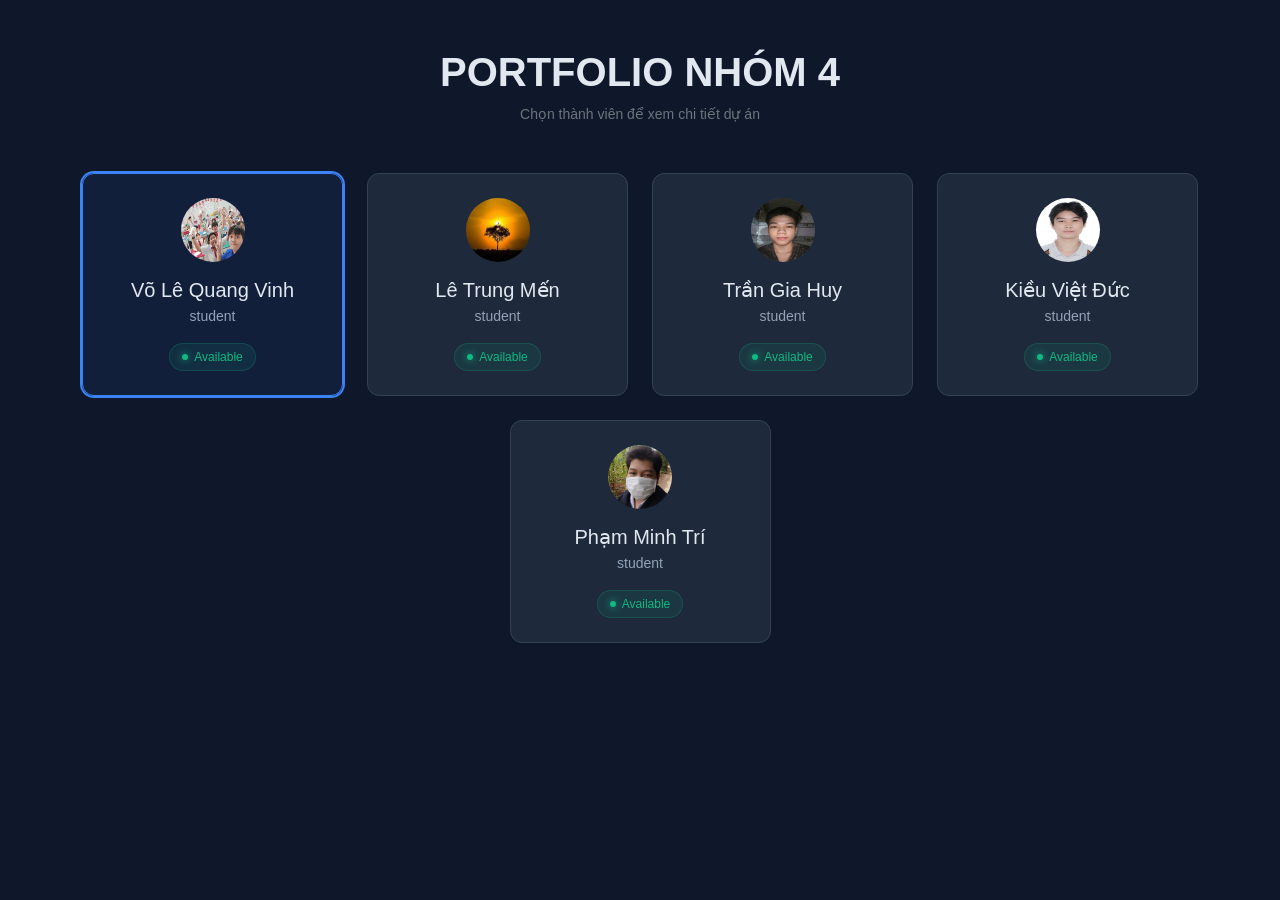
<file: index.html>
<!DOCTYPE html>
<html lang="vi">
<head>
    <meta charset="UTF-8">
    <meta name="viewport" content="width=device-width, initial-scale=1.0">
    <title>Portfolio Menu - Nhóm 4</title>
    <!-- Bootstrap 5 CSS -->
    <link href="https://cdn.jsdelivr.net/npm/bootstrap@5.3.2/dist/css/bootstrap.min.css" rel="stylesheet">
    <!-- Custom Compressed CSS -->
    <link rel="stylesheet" href="style.css">
</head>
<body>

    <main class="container py-5">
        <header class="text-center mb-5">
            <h1 class="fw-bold tracking-tight">PORTFOLIO NHÓM 4</h1>
            <p class="text-secondary small">Chọn thành viên để xem chi tiết dự án</p>
        </header>

        <div class="row g-4 justify-content-center">
            <!-- Thành viên 1: Võ Lê Quang Vinh -->
            <div class="col-12 col-sm-6 col-lg-3">
                <a href="member/portfolio_25050043/index.html" class="card h-100 text-decoration-none member-card active p-4 text-center">
                    <img src="images_center/avt043.jpg" alt="Võ Lê Quang Vinh" class="avatar mx-auto mb-3">
                    <h2 class="h5 font-weight-bold text-slate mb-1">Võ Lê Quang Vinh</h2>
                    <p class="role-text small mb-3">student</p>
                    <div>
                        <span class="status-badge available">
                            <span class="status-dot"></span> Available
                        </span>
                    </div>
                </a>
            </div>

            <!-- Thành viên 2: Lê Trung Mến -->
            <div class="col-12 col-sm-6 col-lg-3">
                <a href="member/25050071_LeTrungMen/indexx.html" class="card h-100 text-decoration-none member-card p-4 text-center">
                    <img src="images_center/anhtest.jpg" alt="Lê Trung Mến" class="avatar mx-auto mb-3">
                    <h2 class="h5 font-weight-bold text-slate mb-1">Lê Trung Mến</h2>
                    <p class="role-text small mb-3">student</p>
                    <div>
                        <span class="status-badge available">
                            <span class="status-dot"></span> Available
                        </span>
                    </div>
                </a>
            </div>

            <!-- Thành viên 3: Trần Gia Huy -->
            <div class="col-12 col-sm-6 col-lg-3">
                <a href="member/25050012/25050012.wed/index.html" class="card h-100 text-decoration-none member-card p-4 text-center">
                    <img src="images_center/image.jpg" alt="Trần Gia Huy" class="avatar mx-auto mb-3">
                    <h2 class="h5 font-weight-bold text-slate mb-1">Trần Gia Huy</h2>
                    <p class="role-text small mb-3">student</p>
                    <div>
                        <span class="status-badge available">
                            <span class="status-dot"></span> Available
                        </span>
                    </div>
                </a>
            </div>

            <!-- Thành viên 4: Kiều Việt Đức -->
            <div class="col-12 col-sm-6 col-lg-3">
                <a href="member/profile_25050033/index.html" class="card h-100 text-decoration-none member-card p-4 text-center">
                    <img src="images_center/avt.png" alt="Kiều Việt Đức" class="avatar mx-auto mb-3">
                    <h2 class="h5 font-weight-bold text-slate mb-1">Kiều Việt Đức</h2>
                    <p class="role-text small mb-3">student</p>
                    <div>
                        <span class="status-badge available">
                            <span class="status-dot"></span> Available
                        </span>
                    </div>
                </a>
            </div>
            <!-- Thành viên 5: Phạm Minh Trí -->
            <div class="col-12 col-sm-6 col-lg-3">
                <a href="member/Profile_25050063/index.html" class="card h-100 text-decoration-none member-card p-4 text-center">
                    <img src="images_center/avatar.png" alt="Trần Minh Hiếu" class="avatar mx-auto mb-3">
                    <h2 class="h5 font-weight-bold text-slate mb-1">Phạm Minh Trí</h2>
                    <p class="role-text small mb-3">student</p>
                    <div>
                        <span class="status-badge available">
                            <span class="status-dot"></span> Available
                        </span>
                    </div>
                </a>
            </div>
        </div>
    </main>

</body>
</html>
</file>
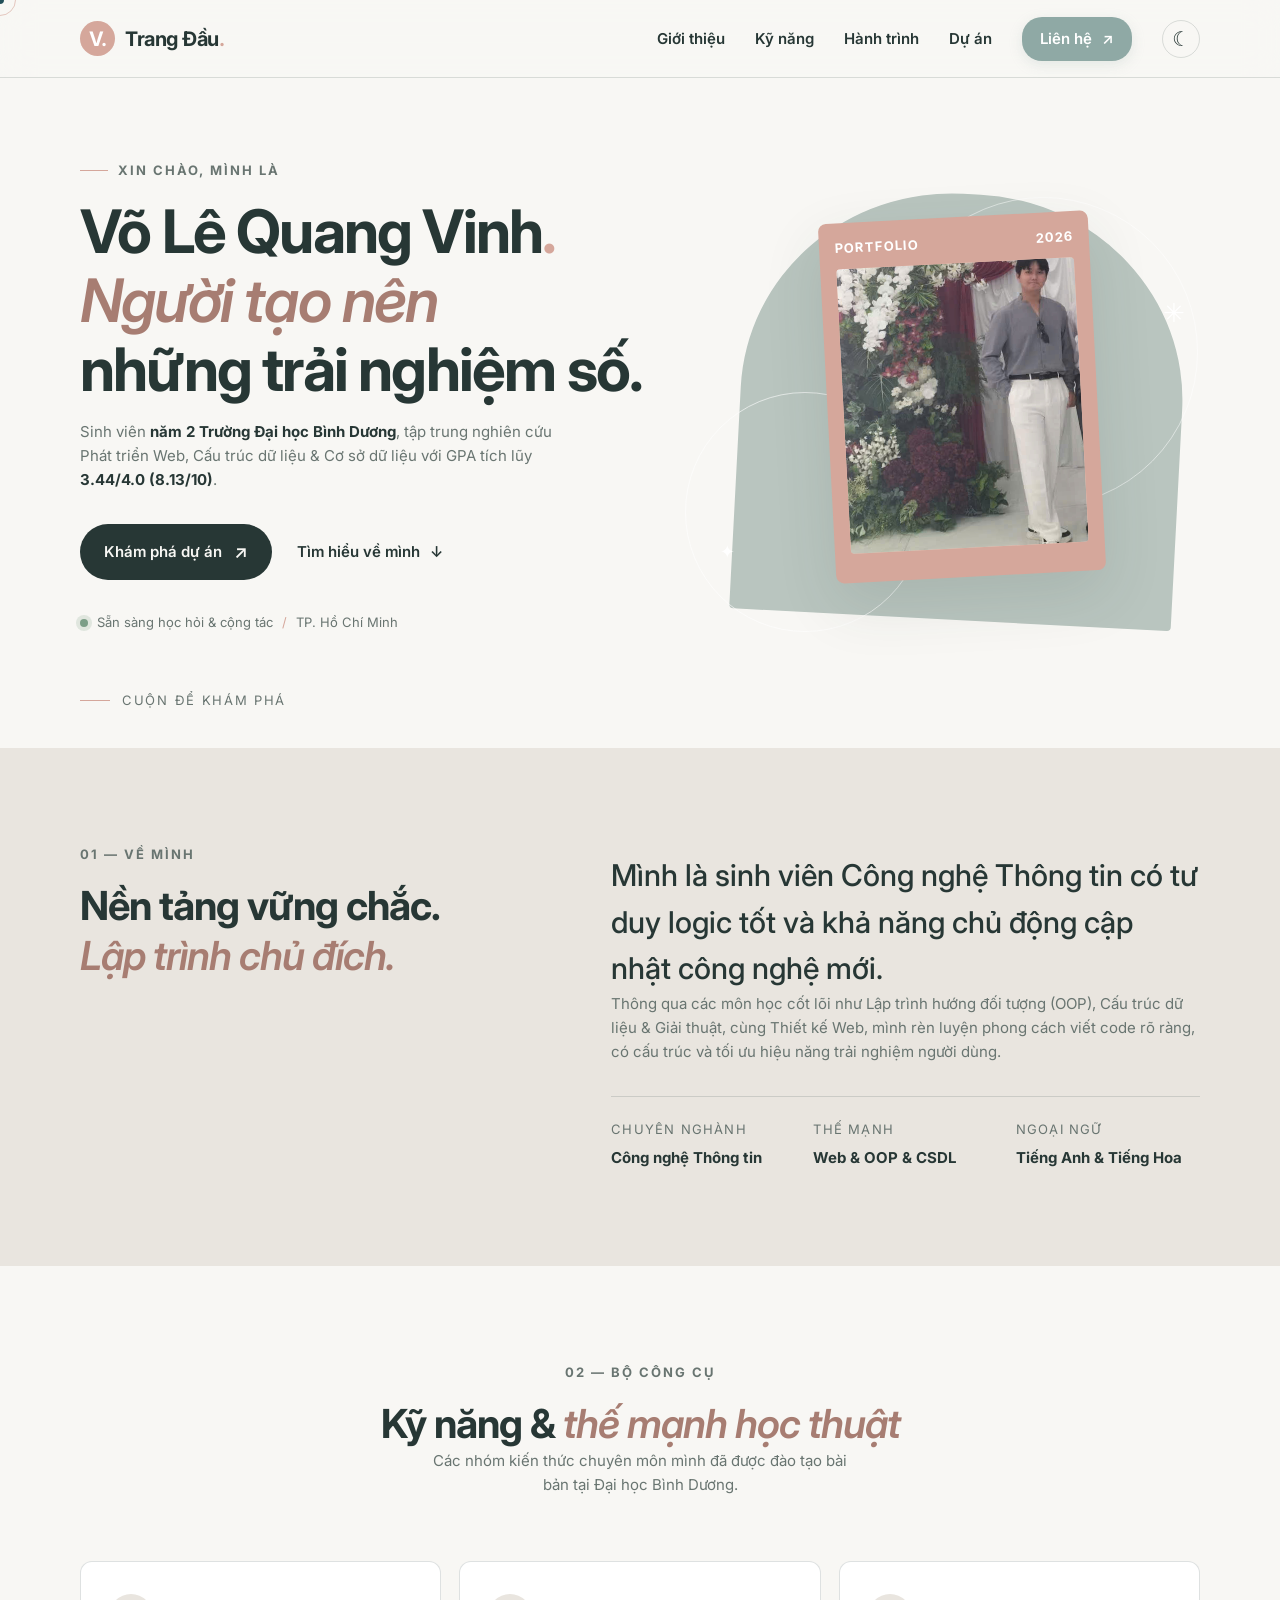
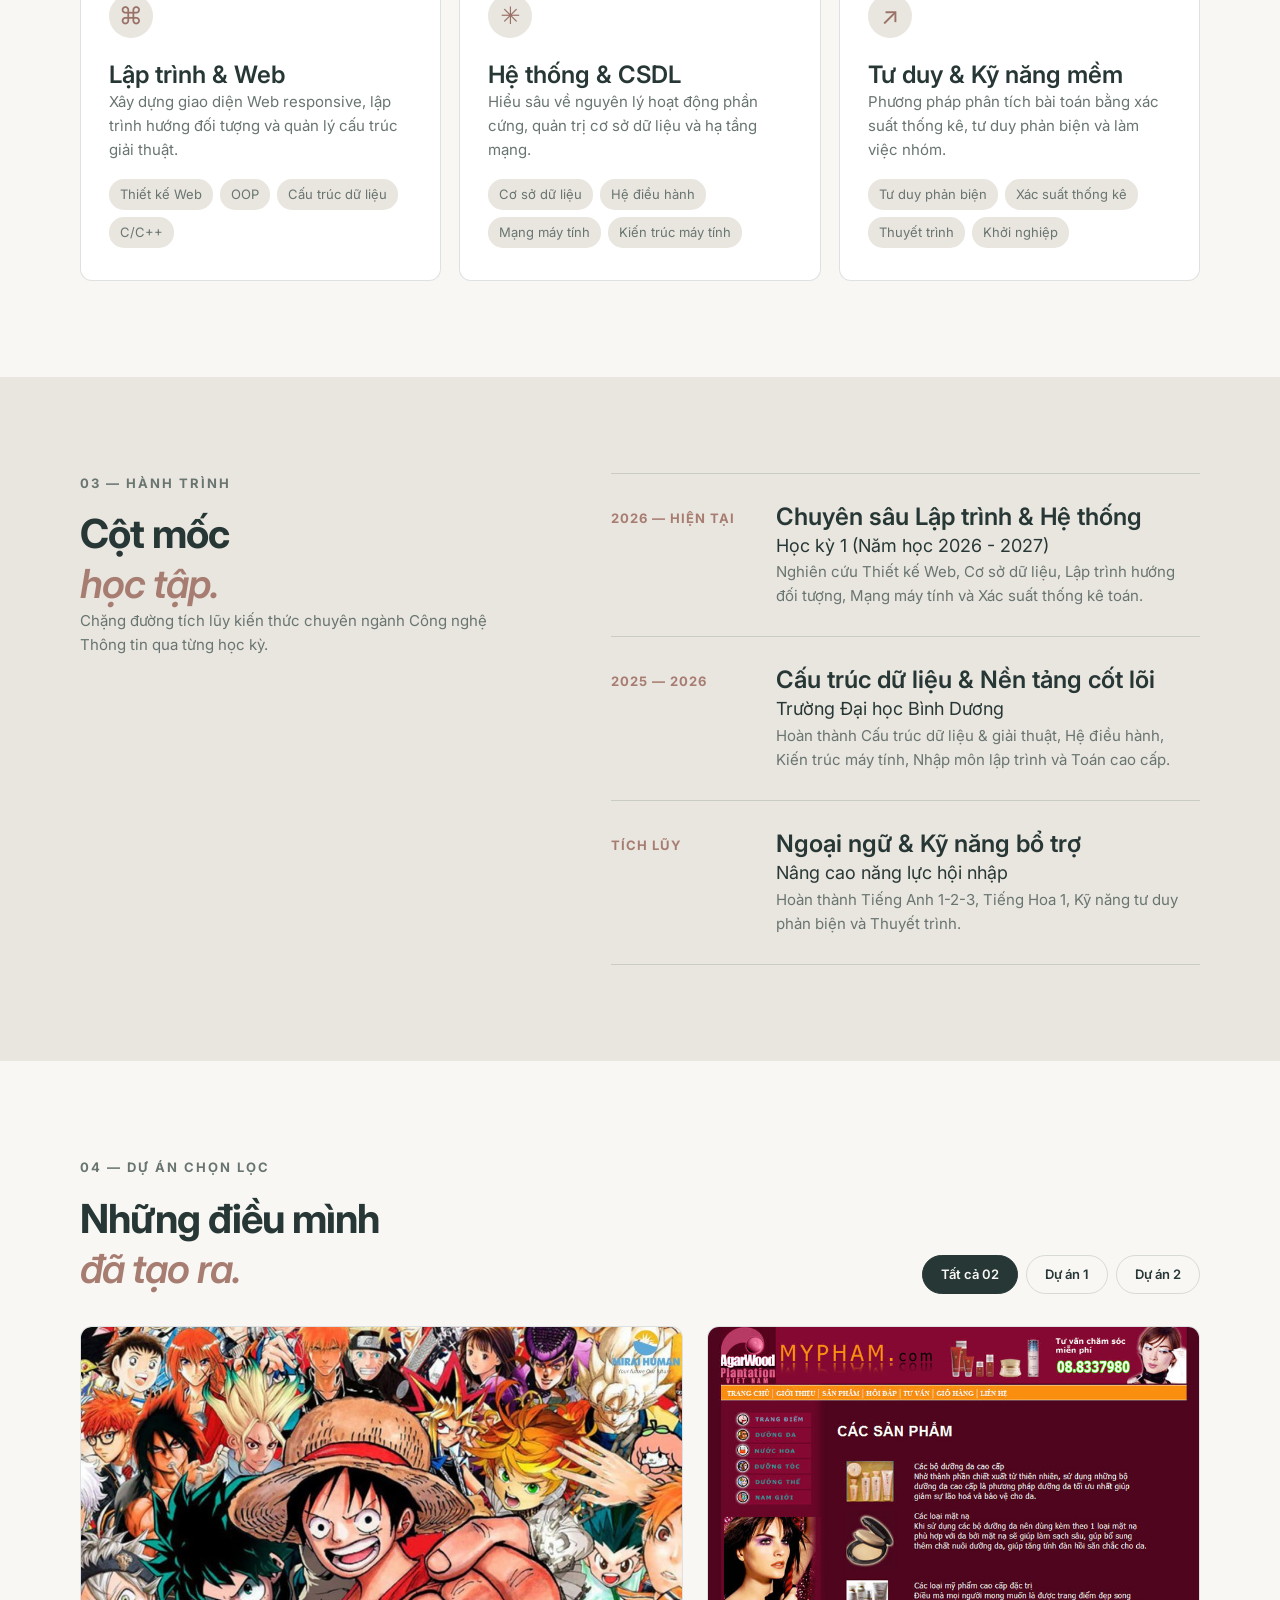
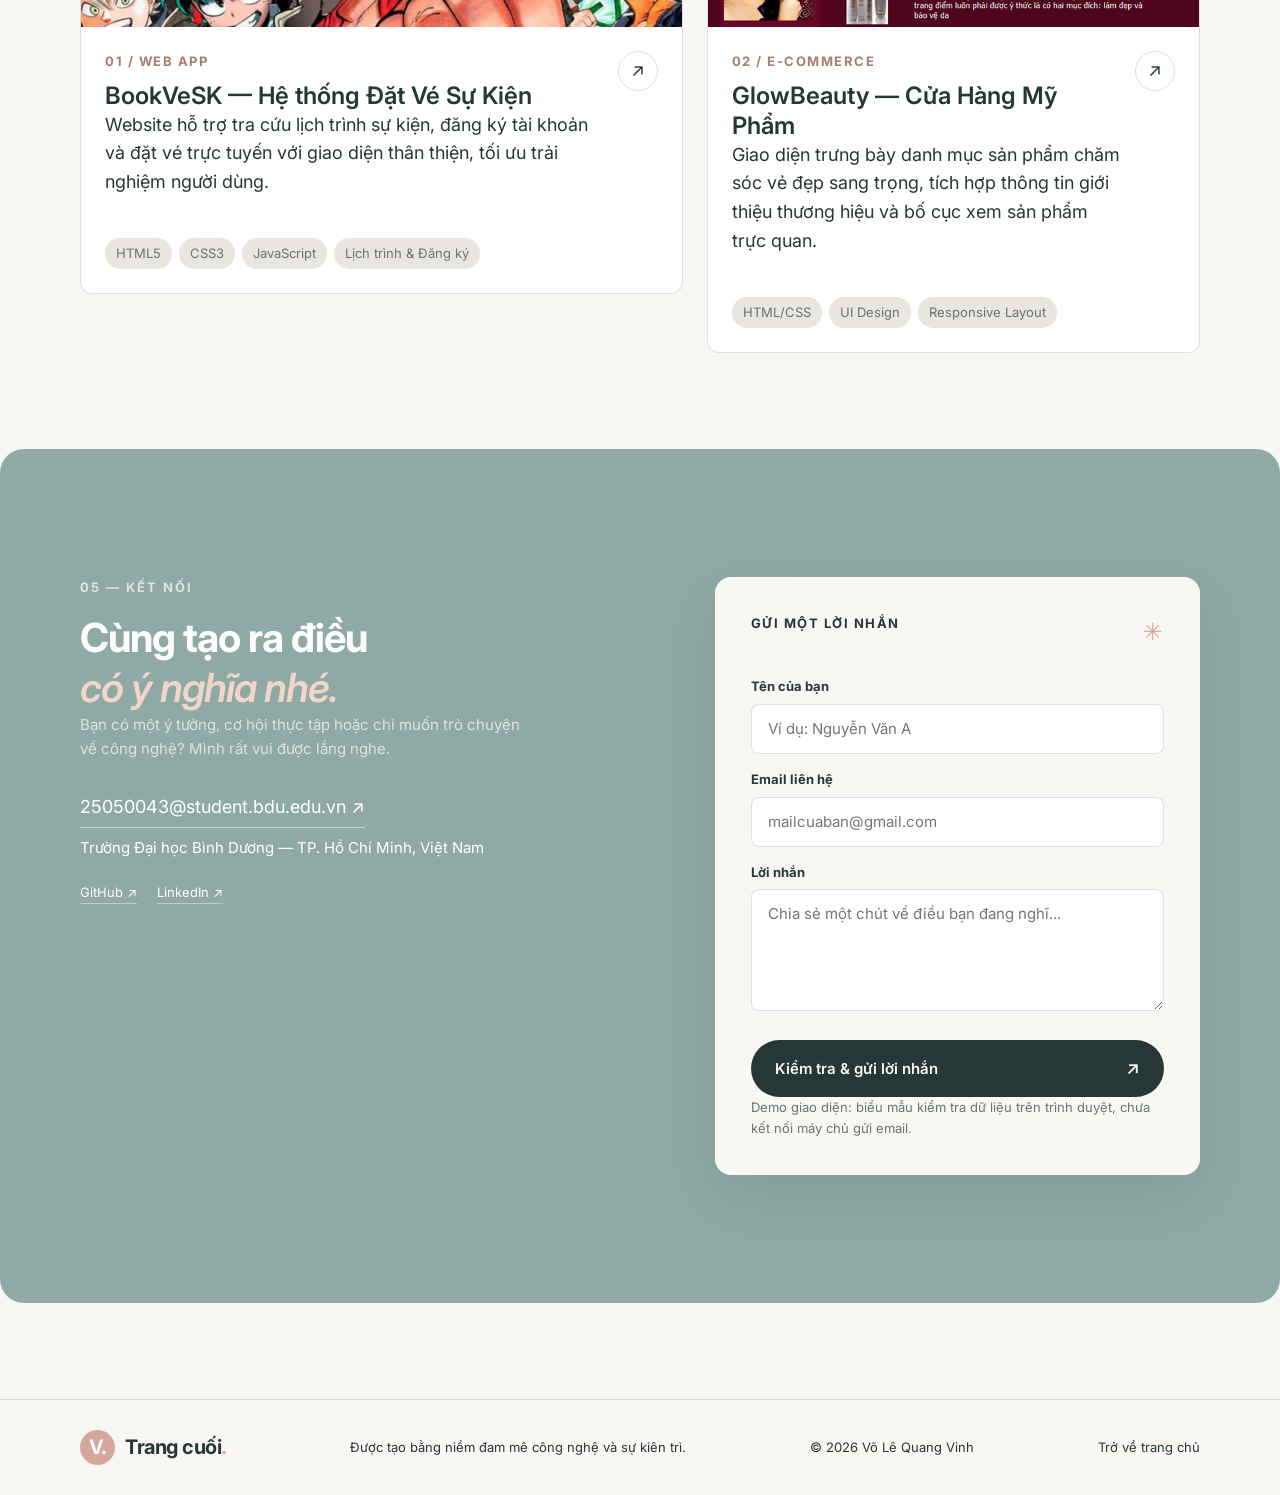
<file: member/portfolio_25050043/index.html>
<!DOCTYPE html>
<html lang="vi">
<head>
  <meta charset="UTF-8">
  <meta name="viewport" content="width=device-width, initial-scale=1.0, maximum-scale=1.0, user-scalable=no">
  <meta name="description" content="Portfolio cá nhân — giới thiệu, kỹ năng và các dự án nổi bật.">
  <title>Portfolio | Võ Lê Quang Vinh</title>
  <link rel="preconnect" href="https://fonts.googleapis.com">
  <link rel="preconnect" href="https://fonts.gstatic.com" crossorigin>
  <link href="https://fonts.googleapis.com/css2?family=Inter:wght@400;500;600;700&display=swap" rel="stylesheet">
  <link rel="stylesheet" href="css/style.css">
  <script src="js/script.js" defer></script>
</head>
<body>
  <div class="scroll-progress-bar" id="progressBar"></div>
  <div class="custom-cursor" id="cursorDot"></div>
  <div class="custom-cursor-follower" id="cursorFollower"></div>

  <a class="skip-link" href="#main">Bỏ qua điều hướng</a>
  <header class="site-header" id="top">
    <nav class="nav container" aria-label="Điều hướng chính">
      <a class="brand" href="#home" aria-label="Portfolio, về đầu trang"><span class="brand-mark">V.</span><span>Trang Đầu<span class="brand-dot">.</span></span></a>
      <button class="menu-toggle" id="menuToggle" aria-label="Mở menu" aria-expanded="false" aria-controls="navLinks"><span></span><span></span></button>
      <div class="nav-links" id="navLinks">
        <a href="#about">Giới thiệu</a>
        <a href="#skills">Kỹ năng</a>
        <a href="#journey">Hành trình</a>
        <a href="#projects">Dự án</a>
        <a href="#contact" class="nav-cta">Liên hệ <span>↗</span></a>
        <button class="theme-toggle" id="themeToggle" aria-label="Bật chế độ tối" title="Đổi giao diện">☾</button>
        <div class="nav-indicator"></div>
      </div>
    </nav>
  </header>

  <main id="main">
    <section class="hero section container" id="home">
      <div class="hero-copy reveal">
        <p class="eyebrow"><span class="eyebrow-line"></span> XIN CHÀO, MÌNH LÀ</p>
        <h1>Võ Lê Quang Vinh<span class="accent">.</span><br><em>Người tạo nên</em><br>những trải nghiệm số.</h1>
        <p class="hero-text">Sinh viên <strong>năm 2 Trường Đại học Bình Dương</strong>, tập trung nghiên cứu Phát triển Web, Cấu trúc dữ liệu & Cơ sở dữ liệu với GPA tích lũy <strong>3.44/4.0 (8.13/10)</strong>.</p>
        <div class="hero-actions"><a class="button button-primary" href="#projects">Khám phá dự án <span>↗</span></a><a class="text-link" href="#about">Tìm hiểu về mình <span>↓</span></a></div>
        <div class="hero-meta"><span class="status-dot"></span> Sẵn sàng học hỏi & cộng tác <span class="meta-separator">/</span> TP. Hồ Chí Minh</div>
      </div>
      <div class="hero-art reveal" aria-label="Minh họa chân dung">
        <div class="art-backdrop"></div><div class="art-circle circle-one"></div><div class="art-circle circle-two"></div>
        <div class="portrait-card" style="margin-right: -40px;"><div class="portrait-top"><span>PORTFOLIO</span><span>2026</span></div>
          <div class="portrait-illustration"><img src="images/pictureonly.jpg" alt="Portfolio Avatar" style="width: 100%; height: 100%; object-fit: cover; object-position: right center; display: block;"></div>
        </div>
        <span class="decor-star star-one">✳</span><span class="decor-star star-two">✦</span>
      </div>
      <a class="scroll-cue" href="#about"><span></span> CUỘN ĐỂ KHÁM PHÁ</a>
    </section>

    <section class="about section section-tint" id="about">
      <div class="container about-grid">
        <div class="section-heading reveal"><p class="eyebrow">01 — VỀ MÌNH</p><h2>Nền tảng vững chắc.<br><em>Lập trình chủ đích.</em></h2></div>
        <div class="about-content reveal">
          <p class="lead">Mình là sinh viên Công nghệ Thông tin có tư duy logic tốt và khả năng chủ động cập nhật công nghệ mới.</p>
          <p>Thông qua các môn học cốt lõi như Lập trình hướng đối tượng (OOP), Cấu trúc dữ liệu & Giải thuật, cùng Thiết kế Web, mình rèn luyện phong cách viết code rõ ràng, có cấu trúc và tối ưu hiệu năng trải nghiệm người dùng.</p>
          <div class="about-facts">
            <div><span class="fact-label">CHUYÊN NGHÀNH</span><strong>Công nghệ Thông tin</strong></div>
            <div><span class="fact-label">THẾ MẠNH</span><strong>Web & OOP & CSDL</strong></div>
            <div><span class="fact-label">NGOẠI NGỮ</span><strong>Tiếng Anh & Tiếng Hoa</strong></div>
          </div>
        </div>
      </div>
    </section>

    <section class="section container" id="skills">
      <div class="section-heading centered reveal">
        <p class="eyebrow">02 — BỘ CÔNG CỤ</p>
        <h2>Kỹ năng & <em>thế mạnh học thuật</em></h2>
        <p class="section-intro">Các nhóm kiến thức chuyên môn mình đã được đào tạo bài bản tại Đại học Bình Dương.</p>
      </div>
      <div class="skills-grid">
        <article class="skill-card reveal">
          <span class="skill-icon">⌘</span>
          <h3>Lập trình & Web</h3>
          <p>Xây dựng giao diện Web responsive, lập trình hướng đối tượng và quản lý cấu trúc giải thuật.</p>
          <div class="skill-tags"><span>Thiết kế Web</span><span>OOP</span><span>Cấu trúc dữ liệu</span><span>C/C++</span></div>
        </article>
        <article class="skill-card reveal">
          <span class="skill-icon">✳</span>
          <h3>Hệ thống & CSDL</h3>
          <p>Hiểu sâu về nguyên lý hoạt động phần cứng, quản trị cơ sở dữ liệu và hạ tầng mạng.</p>
          <div class="skill-tags"><span>Cơ sở dữ liệu</span><span>Hệ điều hành</span><span>Mạng máy tính</span><span>Kiến trúc máy tính</span></div>
        </article>
        <article class="skill-card reveal">
          <span class="skill-icon">↗</span>
          <h3>Tư duy & Kỹ năng mềm</h3>
          <p>Phương pháp phân tích bài toán bằng xác suất thống kê, tư duy phản biện và làm việc nhóm.</p>
          <div class="skill-tags"><span>Tư duy phản biện</span><span>Xác suất thống kê</span><span>Thuyết trình</span><span>Khởi nghiệp</span></div>
        </article>
      </div>
    </section>

    <section class="section journey section-tint" id="journey">
      <div class="container journey-grid">
        <div class="section-heading reveal">
          <p class="eyebrow">03 — HÀNH TRÌNH</p>
          <h2>Cột mốc<br><em>học tập.</em></h2>
          <p class="section-intro">Chặng đường tích lũy kiến thức chuyên ngành Công nghệ Thông tin qua từng học kỳ.</p>
        </div>
        <div class="timeline reveal">
          <article class="timeline-item">
            <span class="timeline-date">2026 — HIỆN TẠI</span>
            <div>
              <h3>Chuyên sâu Lập trình & Hệ thống</h3>
              <p>Học kỳ 1 (Năm học 2026 - 2027)</p>
              <p class="muted">Nghiên cứu Thiết kế Web, Cơ sở dữ liệu, Lập trình hướng đối tượng, Mạng máy tính và Xác suất thống kê toán.</p>
            </div>
          </article>
          <article class="timeline-item">
            <span class="timeline-date">2025 — 2026</span>
            <div>
              <h3>Cấu trúc dữ liệu & Nền tảng cốt lõi</h3>
              <p>Trường Đại học Bình Dương</p>
              <p class="muted">Hoàn thành Cấu trúc dữ liệu & giải thuật, Hệ điều hành, Kiến trúc máy tính, Nhập môn lập trình và Toán cao cấp.</p>
            </div>
          </article>
          <article class="timeline-item">
            <span class="timeline-date">TÍCH LŨY</span>
            <div>
              <h3>Ngoại ngữ & Kỹ năng bổ trợ</h3>
              <p>Nâng cao năng lực hội nhập</p>
              <p class="muted">Hoàn thành Tiếng Anh 1-2-3, Tiếng Hoa 1, Kỹ năng tư duy phản biện và Thuyết trình.</p>
            </div>
          </article>
        </div>
      </div>
    </section>

    <section class="section container" id="projects">
      <div class="projects-heading reveal">
        <div class="section-heading"><p class="eyebrow">04 — DỰ ÁN CHỌN LỌC</p><h2>Những điều mình<br><em>đã tạo ra.</em></h2></div>
        <div class="project-filters" role="group" aria-label="Lọc dự án"><button class="filter-btn active" data-filter="all">Tất cả <span>02</span></button><button class="filter-btn" data-filter="design">Dự án 1</button><button class="filter-btn" data-filter="code">Dự án 2</button></div>
      </div>
      <div class="projects-grid">
        <!-- Dự án 1: BookVeSK -->
        <article class="project-card project-large reveal" data-category="code">
          <div class="project-visual visual-shop" style="padding: 0; background: #e9e5df;">
            <a href="DuAn/BookVeSK/index.html" style="display: block; width: 100%; height: 100%;">
              <img src="DuAn/BookVeSK/Images/banner.jpeg" alt="Dự án Đặt Vé Sự Kiện" style="width: 100%; height: 100%; object-fit: cover; display: block;" onerror="this.onerror=null; this.src='DuAn/MyPham/sanpham.jpg';">
            </a>
          </div>
          <div class="project-info">
            <div>
              <p class="project-type">01 / WEB APP</p>
              <h3><a href="DuAn/BookVeSK/index.html">BookVeSK — Hệ thống Đặt Vé Sự Kiện</a></h3>
              <p>Website hỗ trợ tra cứu lịch trình sự kiện, đăng ký tài khoản và đặt vé trực tuyến với giao diện thân thiện, tối ưu trải nghiệm người dùng.</p>
            </div>
            <a class="project-link" href="DuAn/BookVeSK/index.html" aria-label="Xem dự án BookVeSK">↗</a>
          </div>
          <div class="skill-tags"><span>HTML5</span><span>CSS3</span><span>JavaScript</span><span>Lịch trình & Đăng ký</span></div>
        </article>

        <!-- Dự án 2: MyPham -->
        <article class="project-card reveal" data-category="design">
          <div class="project-visual visual-task" style="padding: 0; background: #dfe3e0;">
            <a href="DuAn/MyPham/index.html" style="display: block; width: 100%; height: 100%;">
              <img src="DuAn/MyPham/sanpham.jpg" alt="Dự án Cửa Hàng Mỹ Phẩm" style="width: 100%; height: 100%; object-fit: cover; display: block;">
            </a>
          </div>
          <div class="project-info">
            <div>
              <p class="project-type">02 / E-COMMERCE</p>
              <h3><a href="DuAn/MyPham/index.html">GlowBeauty — Cửa Hàng Mỹ Phẩm</a></h3>
              <p>Giao diện trưng bày danh mục sản phẩm chăm sóc vẻ đẹp sang trọng, tích hợp thông tin giới thiệu thương hiệu và bố cục xem sản phẩm trực quan.</p>
            </div>
            <a class="project-link" href="DuAn/MyPham/index.html" aria-label="Xem dự án MyPham">↗</a>
          </div>
          <div class="skill-tags"><span>HTML/CSS</span><span>UI Design</span><span>Responsive Layout</span></div>
        </article>
      </div>
    </section>

    <section class="section contact-section" id="contact">
      <div class="container contact-grid">
        <div class="section-heading reveal">
          <p class="eyebrow">05 — KẾT NỐI</p>
          <h2>Cùng tạo ra điều<br><em>có ý nghĩa nhé.</em></h2>
          <p class="section-intro">Bạn có một ý tưởng, cơ hội thực tập hoặc chỉ muốn trò chuyện về công nghệ? Mình rất vui được lắng nghe.</p>
          <div class="contact-details">
            <a href="mailto:25050043@student.bdu.edu.vn">25050043@student.bdu.edu.vn ↗</a>
            <span>Trường Đại học Bình Dương — TP. Hồ Chí Minh, Việt Nam</span>
            <div class="social-links">
              <a href="https://github.com/" target="_blank" rel="noreferrer">GitHub ↗</a>
              <a href="https://www.linkedin.com/" target="_blank" rel="noreferrer">LinkedIn ↗</a>
            </div>
          </div>
        </div>
        <form class="contact-form reveal" id="contactForm" novalidate>
          <div class="form-heading"><span>GỬI MỘT LỜI NHẮN</span><span>✳</span></div>
          <label for="name">Tên của bạn</label>
          <input id="name" name="name" type="text" placeholder="Ví dụ: Nguyễn Văn A" required minlength="2">
          <small class="error-message" id="nameError"></small>
          <label for="email">Email liên hệ</label>
          <input id="email" name="email" type="email" placeholder="mailcuaban@gmail.com" required>
          <small class="error-message" id="emailError"></small>
          <label for="message">Lời nhắn</label>
          <textarea id="message" name="message" rows="4" placeholder="Chia sẻ một chút về điều bạn đang nghĩ..." required minlength="10"></textarea>
          <small class="error-message" id="messageError"></small>
          <button class="button button-primary submit-button" type="submit">Kiểm tra & gửi lời nhắn <span>↗</span></button>
          <p class="form-status" id="formStatus" aria-live="polite"></p>
          <p class="form-footnote">Demo giao diện: biểu mẫu kiểm tra dữ liệu trên trình duyệt, chưa kết nối máy chủ gửi email.</p>
        </form>
      </div>
    </section>
  </main>

  <footer class="footer">
    <div class="container footer-inner">
      <a class="brand" href="#top"><span class="brand-mark">V.</span><span>Trang cuối<span class="brand-dot">.</span></span></a>
      <span>Được tạo bằng niềm đam mê công nghệ và sự kiên trì.</span>
      <span>© <span id="year"></span> Võ Lê Quang Vinh</span>
      <a href="../../index.html">Trở về trang chủ</a>
    </div>
  </footer>
</body>
</html>
</file>
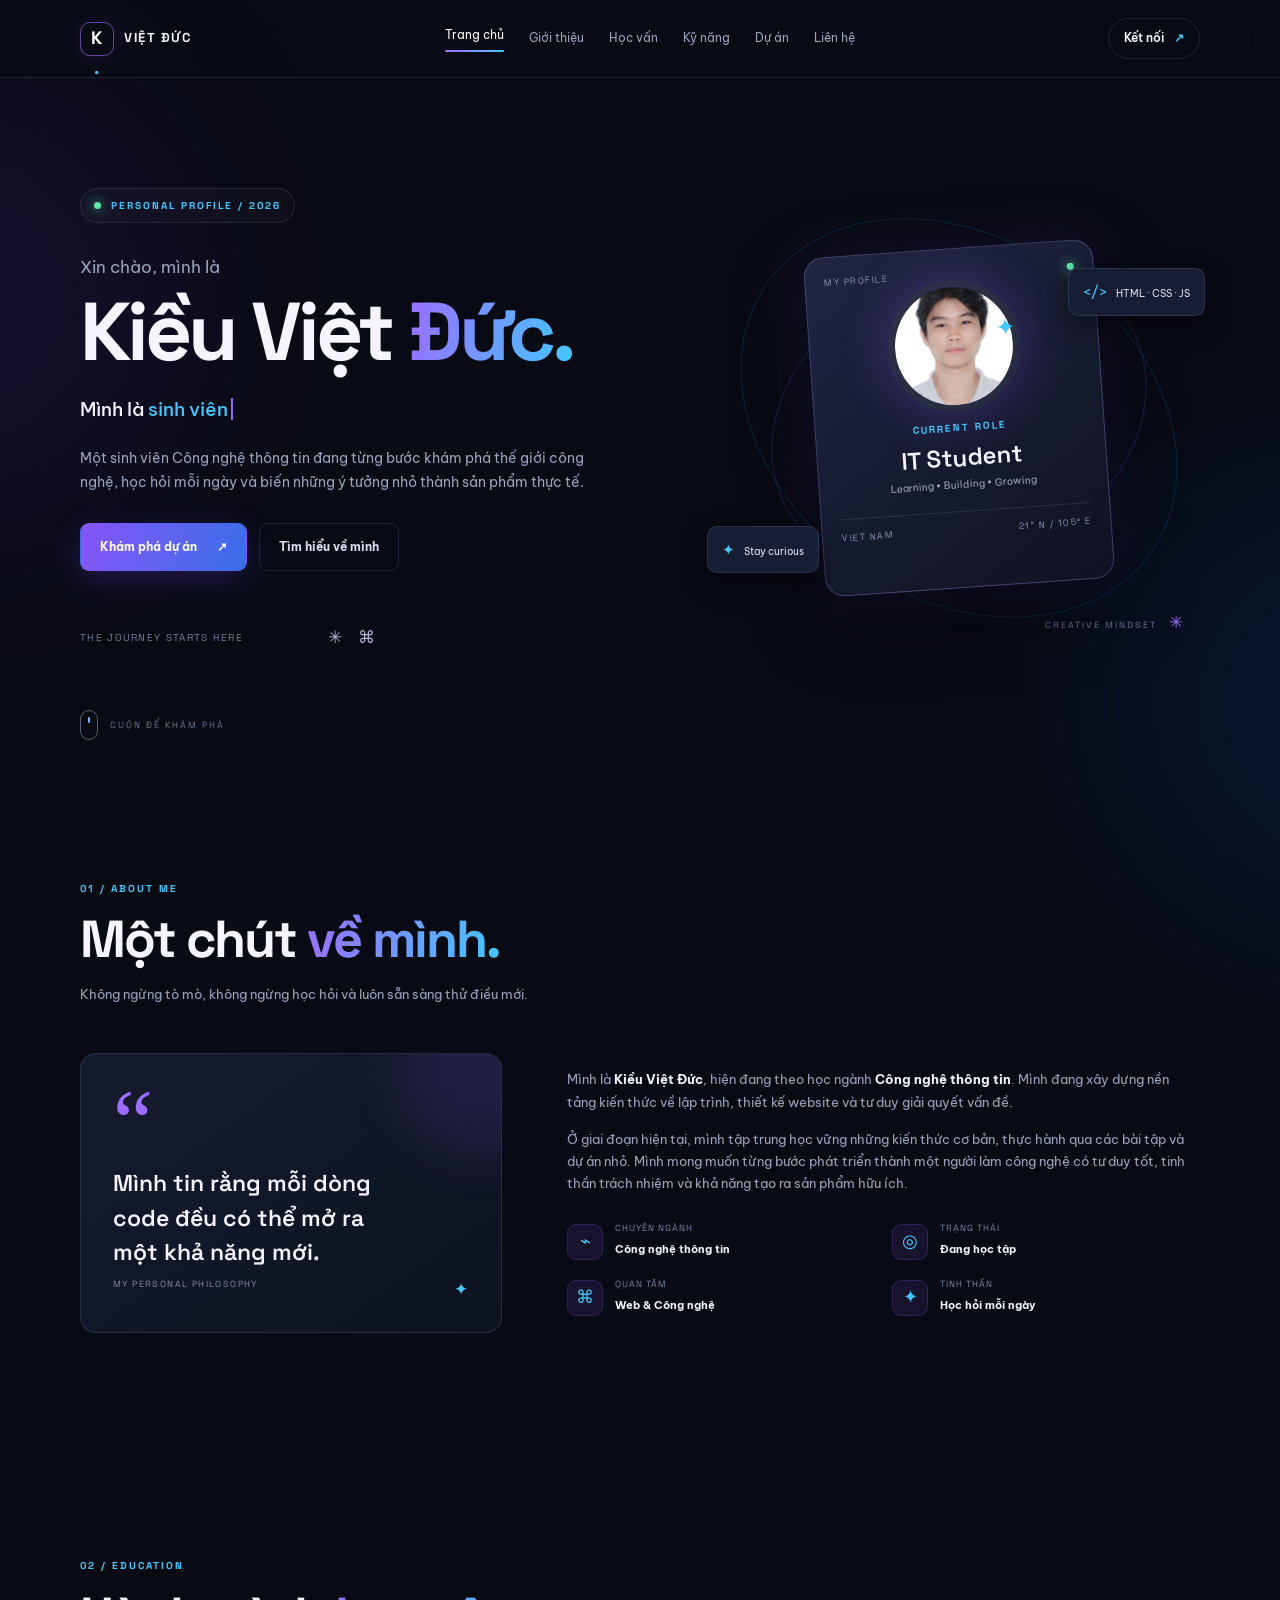
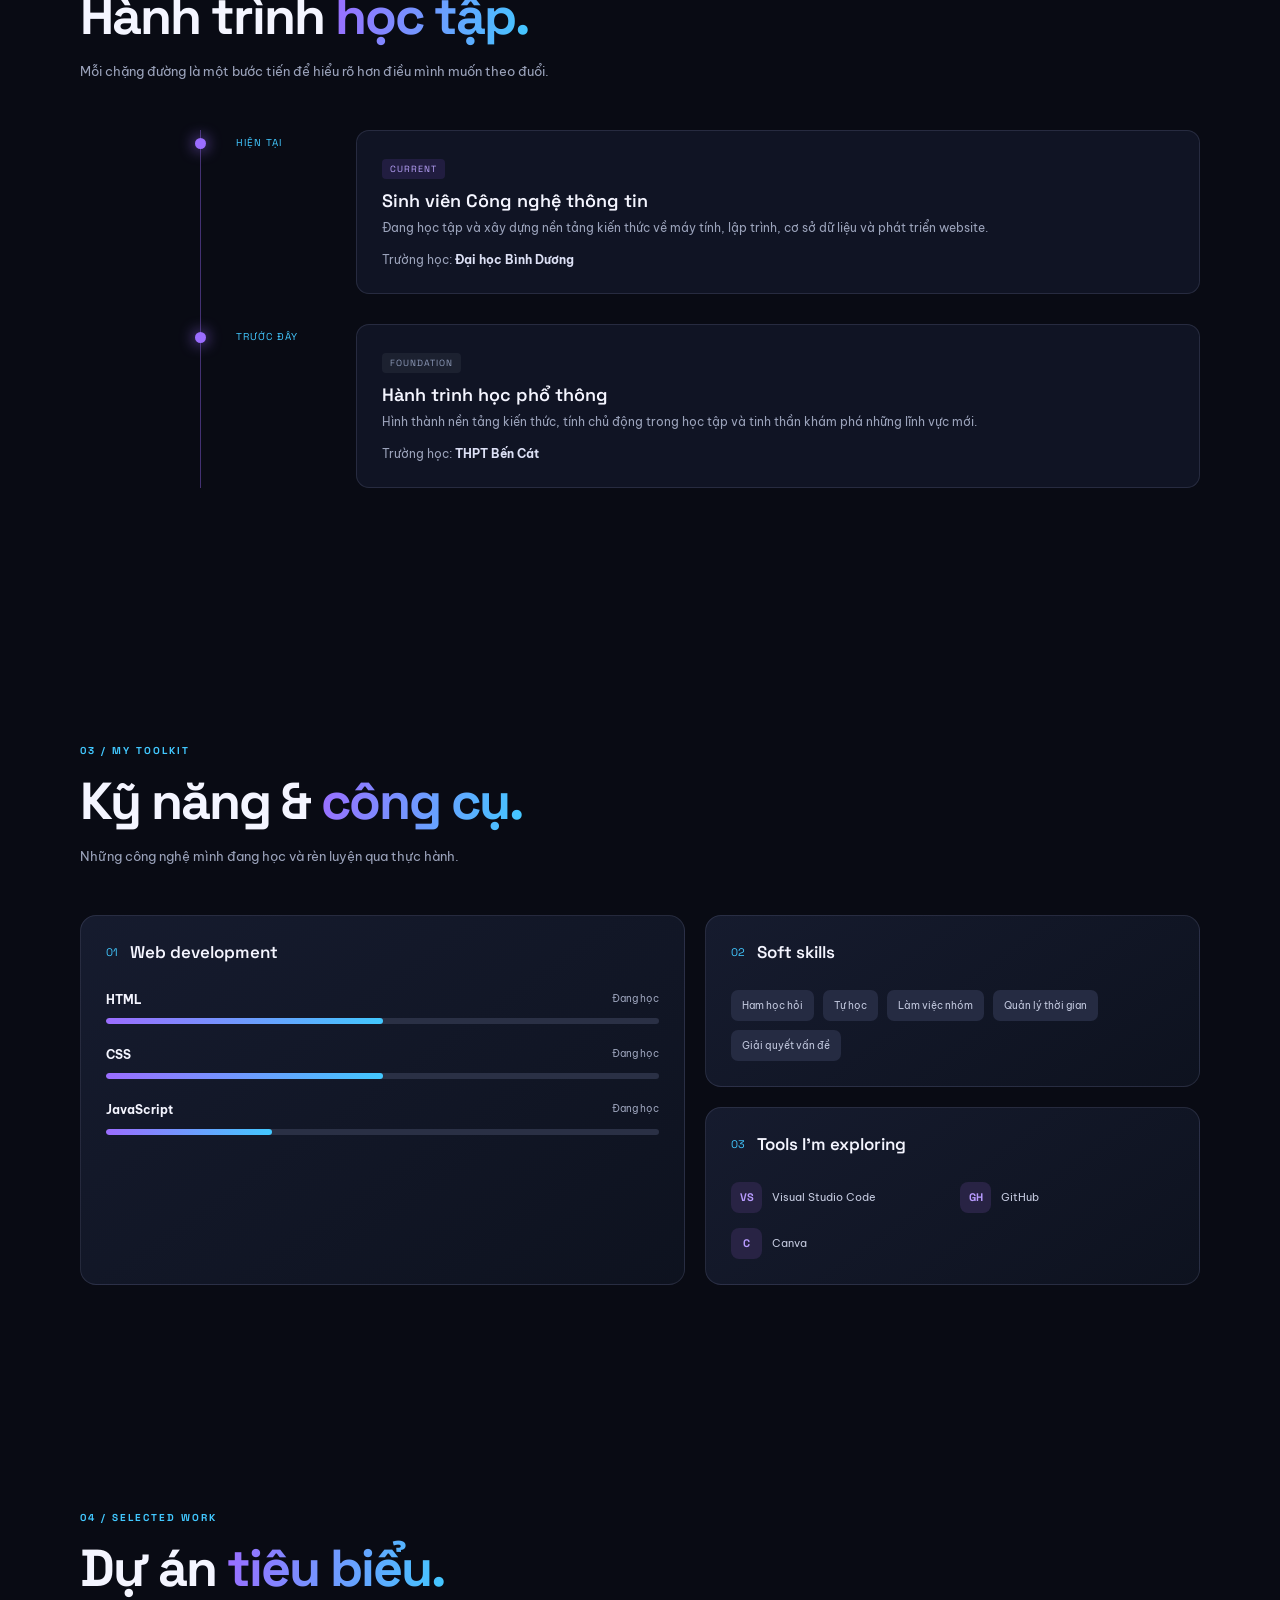
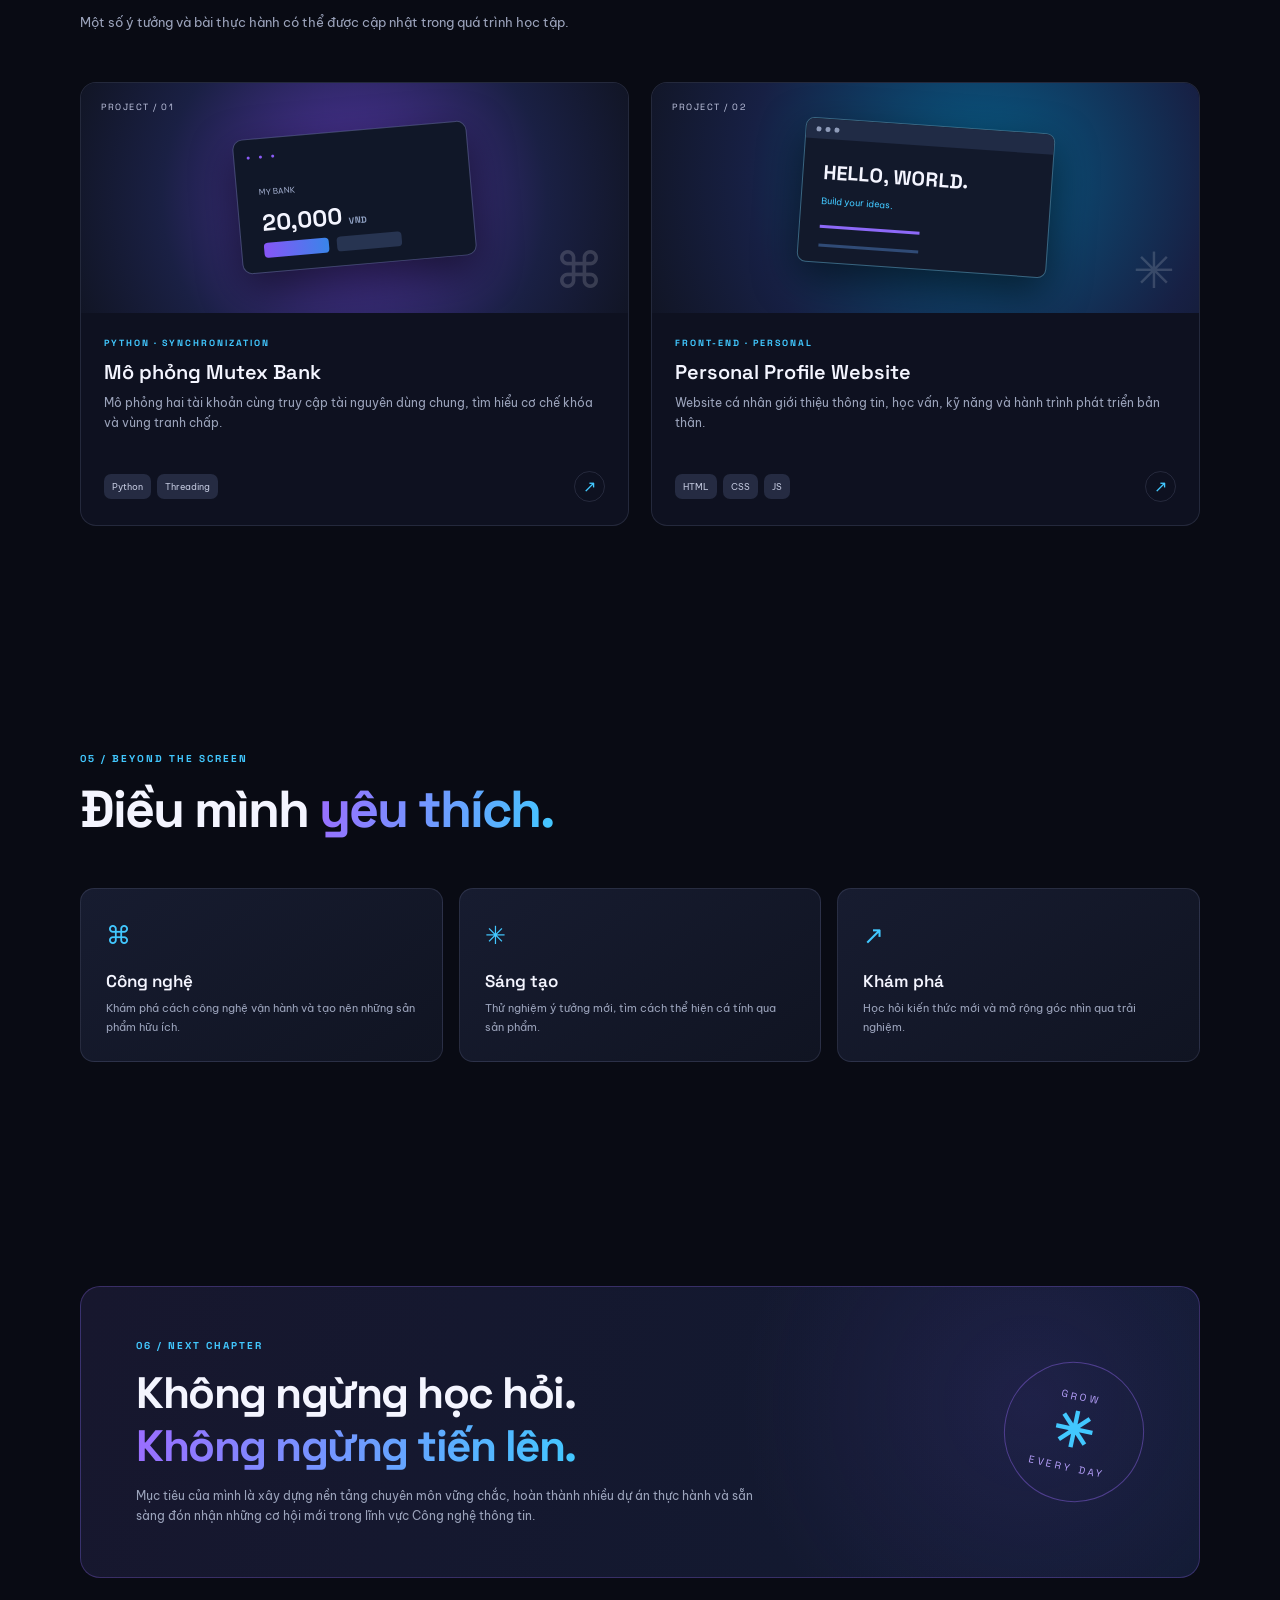
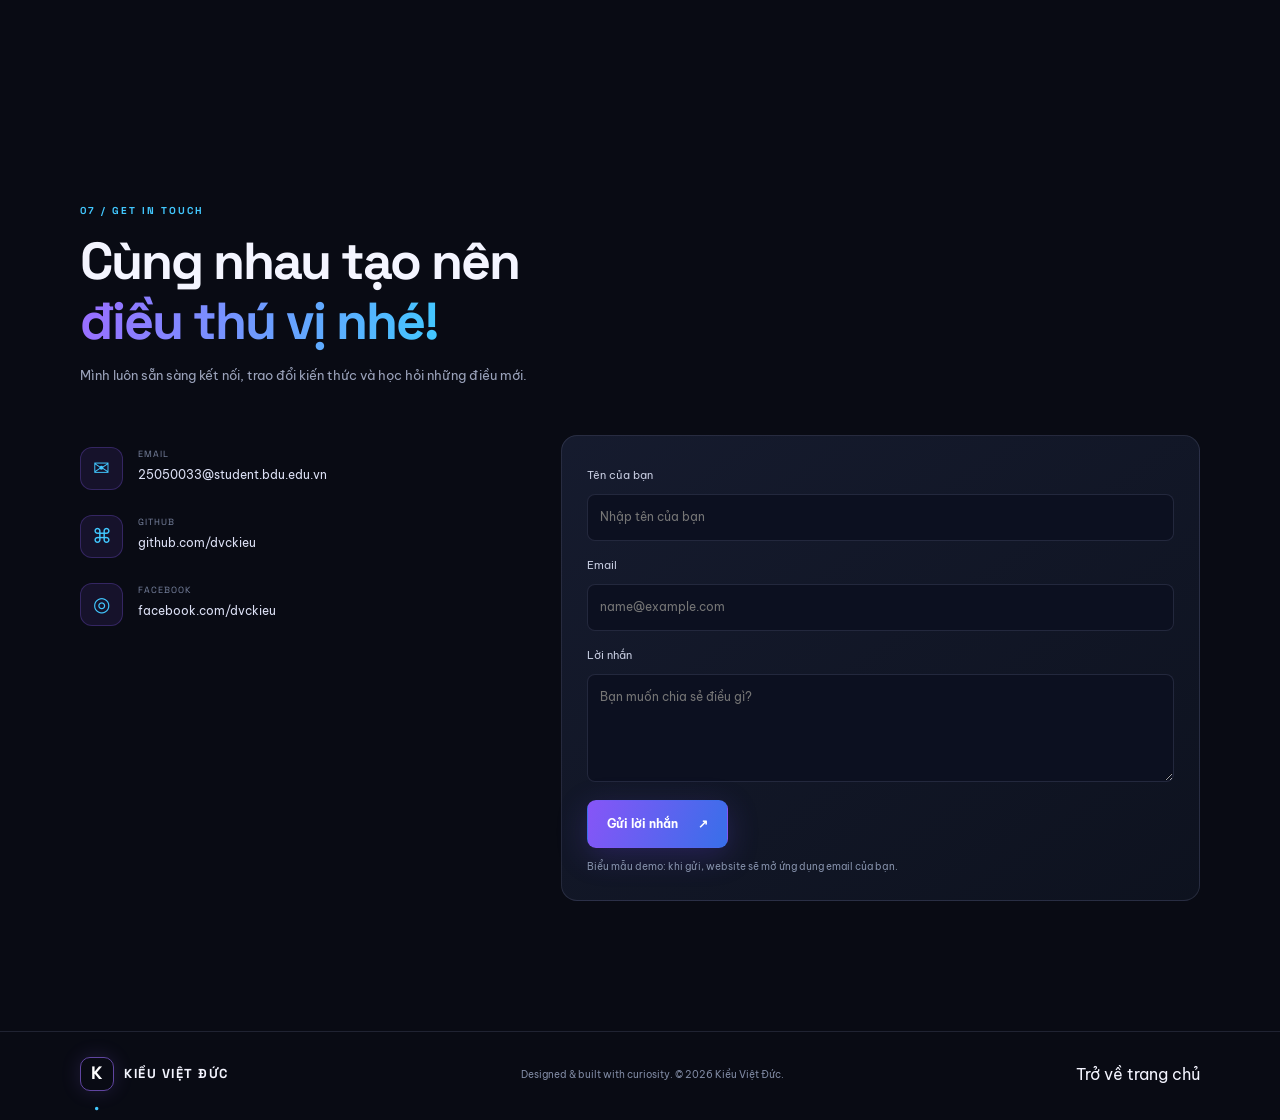
<file: member/profile_25050033/index.html>
<!DOCTYPE html>
<html lang="vi">
<head>
  <meta charset="UTF-8">
  <meta name="viewport" content="width=device-width, initial-scale=1.0">
  <meta name="description" content="Website giới thiệu bản thân của Kiều Việt Đức - Sinh viên Công nghệ thông tin.">
  <title>Kiều Việt Đức | Personal Portfolio</title>
  <link rel="preconnect" href="https://fonts.googleapis.com">
  <link rel="preconnect" href="https://fonts.gstatic.com" crossorigin>
  <link href="https://fonts.googleapis.com/css2?family=Be+Vietnam+Pro:wght@300;400;500;600;700;800&family=Space+Grotesk:wght@400;500;600;700&display=swap" rel="stylesheet">
  <link rel="stylesheet" href="css/style.css">
  <script src="js/script.js" defer></script>
</head>
<body>
  <div class="page-glow glow-one"></div>
  <div class="page-glow glow-two"></div>

  <header class="site-header" id="top">
    <nav class="nav container" aria-label="Điều hướng chính">
      <a class="brand" href="#home" aria-label="Kiều Việt Đức - Trang chủ"><span class="brand-mark">K<span>.</span></span><span>VIỆT ĐỨC</span></a>
      <button class="menu-toggle" id="menuToggle" aria-label="Mở menu" aria-expanded="false"><span></span><span></span><span></span></button>
      <div class="nav-links" id="navLinks">
        <a class="nav-link active" href="#home">Trang chủ</a>
        <a class="nav-link" href="#about">Giới thiệu</a>
        <a class="nav-link" href="#education">Học vấn</a>
        <a class="nav-link" href="#skills">Kỹ năng</a>
        <a class="nav-link" href="#projects">Dự án</a>
        <a class="nav-link" href="#contact">Liên hệ</a>
      </div>
      <a class="nav-cta" href="#contact">Kết nối <span>↗</span></a>
    </nav>
  </header>

  <main>
    <section class="hero section container" id="home">
      <div class="hero-copy reveal">
        <div class="eyebrow"><span class="status-dot"></span> PERSONAL PROFILE / 2026</div>
        <p class="hero-kicker">Xin chào, mình là</p>
        <h1>Kiều Việt <span>Đức.</span></h1>
        <div class="typing-line">Mình là <span id="typingText">sinh viên Công nghệ thông tin</span><i class="cursor">|</i></div>
        <p class="hero-description">Một sinh viên Công nghệ thông tin đang từng bước khám phá thế giới công nghệ, học hỏi mỗi ngày và biến những ý tưởng nhỏ thành sản phẩm thực tế.</p>
        <div class="hero-actions">
          <a class="button button-primary" href="#projects">Khám phá dự án <span>↗</span></a>
          <a class="button button-ghost" href="#about">Tìm hiểu về mình</a>
        </div>
        <div class="hero-social">
          <span>THE JOURNEY STARTS HERE</span>
          <span class="social-line"></span>
          <a href="#contact" aria-label="Thông tin liên hệ">✳</a>
          <a href="#projects" aria-label="Dự án">⌘</a>
        </div>
      </div>
      <div class="hero-visual reveal">
        <div class="orbit orbit-one"></div><div class="orbit orbit-two"></div>
        <div class="profile-card">
          <div class="card-top"><span>MY PROFILE</span><span class="live-dot"></span></div>
          <div class="avatar-placeholder"><div class="avatar-ring"><img src="image/avt.png" alt="Ảnh chân dung Kiều Việt Đức"></div><div class="avatar-spark">✦</div></div>
          <div class="profile-card-info"><span class="mini-label">CURRENT ROLE</span><h2>IT Student</h2><p>Learning • Building • Growing</p></div>
          <div class="profile-card-bottom"><span>VIET NAM</span><span>21° N / 105° E</span></div>
        </div>
        <div class="floating-chip chip-code"><span>&lt;/&gt;</span> HTML · CSS · JS</div>
        <div class="floating-chip chip-idea"><span>✦</span> Stay curious</div>
        <div class="visual-caption">CREATIVE MINDSET <span>✳</span></div>
      </div>
      <a class="scroll-indicator" href="#about"><span></span> CUỘN ĐỂ KHÁM PHÁ</a>
    </section>

    <section class="section container" id="about">
      <div class="section-heading reveal"><p class="section-label">01 / ABOUT ME</p><h2>Một chút <span>về mình.</span></h2><p class="section-intro">Không ngừng tò mò, không ngừng học hỏi và luôn sẵn sàng thử điều mới.</p></div>
      <div class="about-grid">
        <div class="about-note glass-card reveal"><span class="quote-mark">“</span><p class="about-quote">Mình tin rằng mỗi dòng code đều có thể mở ra một khả năng mới.</p><div class="note-footer"><span>MY PERSONAL PHILOSOPHY</span><span>✦</span></div></div>
        <div class="about-content reveal">
          <p>Mình là <strong>Kiều Việt Đức</strong>, hiện đang theo học ngành <strong>Công nghệ thông tin</strong>. Mình đang xây dựng nền tảng kiến thức về lập trình, thiết kế website và tư duy giải quyết vấn đề.</p>
          <p>Ở giai đoạn hiện tại, mình tập trung học vững những kiến thức cơ bản, thực hành qua các bài tập và dự án nhỏ. Mình mong muốn từng bước phát triển thành một người làm công nghệ có tư duy tốt, tinh thần trách nhiệm và khả năng tạo ra sản phẩm hữu ích.</p>
          <div class="fact-grid">
            <div class="fact"><span class="fact-icon">⌁</span><div><small>CHUYÊN NGÀNH</small><strong>Công nghệ thông tin</strong></div></div>
            <div class="fact"><span class="fact-icon">◎</span><div><small>TRẠNG THÁI</small><strong>Đang học tập</strong></div></div>
            <div class="fact"><span class="fact-icon">⌘</span><div><small>QUAN TÂM</small><strong>Web & Công nghệ</strong></div></div>
            <div class="fact"><span class="fact-icon">✦</span><div><small>TINH THẦN</small><strong>Học hỏi mỗi ngày</strong></div></div>
          </div>
        </div>
      </div>
    </section>

    <section class="section container" id="education">
      <div class="section-heading reveal"><p class="section-label">02 / EDUCATION</p><h2>Hành trình <span>học tập.</span></h2><p class="section-intro">Mỗi chặng đường là một bước tiến để hiểu rõ hơn điều mình muốn theo đuổi.</p></div>
      <div class="timeline reveal">
        <div class="timeline-item"><div class="timeline-marker"></div><div class="timeline-date">HIỆN TẠI</div><div class="timeline-card"><span class="tag">CURRENT</span><h3>Sinh viên Công nghệ thông tin</h3><p>Đang học tập và xây dựng nền tảng kiến thức về máy tính, lập trình, cơ sở dữ liệu và phát triển website.</p><small>Trường học: <strong>Đại học Bình Dương</strong></small></div></div>
        <div class="timeline-item"><div class="timeline-marker"></div><div class="timeline-date">TRƯỚC ĐÂY</div><div class="timeline-card"><span class="tag tag-muted">FOUNDATION</span><h3>Hành trình học phổ thông</h3><p>Hình thành nền tảng kiến thức, tính chủ động trong học tập và tinh thần khám phá những lĩnh vực mới.</p><small>Trường học: <strong>THPT Bến Cát</strong></small></div></div>
      </div>
    </section>

    <section class="section container" id="skills">
      <div class="section-heading reveal"><p class="section-label">03 / MY TOOLKIT</p><h2>Kỹ năng & <span>công cụ.</span></h2><p class="section-intro">Những công nghệ mình đang học và rèn luyện qua thực hành.</p></div>
      <div class="skills-layout">
        <div class="skill-panel glass-card reveal"><div class="panel-title"><span>01</span><h3>Web development</h3></div>
          <div class="skill-row"><div class="skill-meta"><strong>HTML</strong><span>Đang học</span></div><div class="skill-track"><span style="width:50%"></span></div></div>
          <div class="skill-row"><div class="skill-meta"><strong>CSS</strong><span>Đang học</span></div><div class="skill-track"><span style="width:50%"></span></div></div>
          <div class="skill-row"><div class="skill-meta"><strong>JavaScript</strong><span>Đang học</span></div><div class="skill-track"><span style="width:30%"></span></div></div>
        </div>
        <div class="skills-side reveal"><div class="skill-panel glass-card"><div class="panel-title"><span>02</span><h3>Soft skills</h3></div><div class="skill-tags"><span>Ham học hỏi</span><span>Tự học</span><span>Làm việc nhóm</span><span>Quản lý thời gian</span><span>Giải quyết vấn đề</span></div></div>
          <div class="skill-panel glass-card"><div class="panel-title"><span>03</span><h3>Tools I'm exploring</h3></div><div class="tool-list"><div><b>VS</b><span>Visual Studio Code</span></div><div><b>GH</b><span>GitHub</span></div><div><b>C</b><span>Canva</span></div></div></div></div>
      </div>
    </section>

    <section class="section container" id="projects">
      <div class="section-heading reveal"><p class="section-label">04 / SELECTED WORK</p><h2>Dự án <span>tiêu biểu.</span></h2><p class="section-intro">Một số ý tưởng và bài thực hành có thể được cập nhật trong quá trình học tập.</p></div>
      <div class="project-grid">
        <article class="project-card reveal"><div class="project-visual project-visual-one"><span class="project-number">PROJECT / 01</span><div class="mock-window"><div class="mock-dots">● ● ●</div><div class="mock-bank"><span>MY BANK</span><strong>20,000 <small>VND</small></strong><div class="mock-actions"><i></i><i></i></div></div></div><span class="visual-symbol">⌘</span></div><div class="project-info"><div class="project-type">PYTHON · SYNCHRONIZATION</div><h3>Mô phỏng Mutex Bank</h3><p>Mô phỏng hai tài khoản cùng truy cập tài nguyên dùng chung, tìm hiểu cơ chế khóa và vùng tranh chấp.</p><div class="project-bottom"><div class="project-tags"><span>Python</span><span>Threading</span></div><span class="project-arrow">↗</span></div></div></article>
        <article class="project-card reveal"><div class="project-visual project-visual-two"><span class="project-number">PROJECT / 02</span><div class="browser-art"><div class="browser-bar"><i></i><i></i><i></i></div><div class="browser-content"><b>HELLO, WORLD.</b><span>Build your ideas.</span><div class="browser-lines"></div></div></div><span class="visual-symbol">✳</span></div><div class="project-info"><div class="project-type">FRONT-END · PERSONAL</div><h3>Personal Profile Website</h3><p>Website cá nhân giới thiệu thông tin, học vấn, kỹ năng và hành trình phát triển bản thân.</p><div class="project-bottom"><div class="project-tags"><span>HTML</span><span>CSS</span><span>JS</span></div><span class="project-arrow">↗</span></div></div></article>
      </div>
    </section>

    <section class="section container" id="interests">
      <div class="section-heading reveal"><p class="section-label">05 / BEYOND THE SCREEN</p><h2>Điều mình <span>yêu thích.</span></h2></div>
      <div class="interest-grid reveal"><div class="interest-card"><span>⌘</span><h3>Công nghệ</h3><p>Khám phá cách công nghệ vận hành và tạo nên những sản phẩm hữu ích.</p></div><div class="interest-card"><span>✳</span><h3>Sáng tạo</h3><p>Thử nghiệm ý tưởng mới, tìm cách thể hiện cá tính qua sản phẩm.</p></div><div class="interest-card"><span>↗</span><h3>Khám phá</h3><p>Học hỏi kiến thức mới và mở rộng góc nhìn qua trải nghiệm.</p></div></div>
    </section>

    <section class="section container" id="goals">
      <div class="goal-banner reveal"><div><p class="section-label">06 / NEXT CHAPTER</p><h2>Không ngừng học hỏi.<br><span>Không ngừng tiến lên.</span></h2><p>Mục tiêu của mình là xây dựng nền tảng chuyên môn vững chắc, hoàn thành nhiều dự án thực hành và sẵn sàng đón nhận những cơ hội mới trong lĩnh vực Công nghệ thông tin.</p></div><div class="goal-stamp"><span>GROW</span><strong>✳</strong><span>EVERY DAY</span></div></div>
    </section>

    <section class="section container contact-section" id="contact">
      <div class="section-heading reveal"><p class="section-label">07 / GET IN TOUCH</p><h2>Cùng nhau tạo nên<br><span>điều thú vị nhé!</span></h2><p class="section-intro">Mình luôn sẵn sàng kết nối, trao đổi kiến thức và học hỏi những điều mới.</p></div>
      <div class="contact-layout">
        <div class="contact-details reveal"><div class="contact-item"><span class="contact-icon">✉</span><div><small>EMAIL</small><a href="mailto:your.email@example.com">25050033@student.bdu.edu.vn</a></div></div><div class="contact-item"><span class="contact-icon">⌘</span><div><small>GITHUB</small><a href="https://github.com/" target="_blank" rel="noopener noreferrer">github.com/dvckieu</a></div></div><div class="contact-item"><span class="contact-icon">◎</span><div><small>FACEBOOK</small><a href="https://facebook.com/" target="_blank" rel="noopener noreferrer">facebook.com/dvckieu</a></div></div></div>
        <form class="contact-form glass-card reveal" id="contactForm"><label for="visitorName">Tên của bạn</label><input id="visitorName" name="name" type="text" placeholder="Nhập tên của bạn" required><label for="visitorEmail">Email</label><input id="visitorEmail" name="email" type="email" placeholder="name@example.com" required><label for="visitorMessage">Lời nhắn</label><textarea id="visitorMessage" name="message" rows="4" placeholder="Bạn muốn chia sẻ điều gì?" required></textarea><button class="button button-primary" type="submit">Gửi lời nhắn <span>↗</span></button><p class="form-note" id="formNote">Biểu mẫu demo: khi gửi, website sẽ mở ứng dụng email của bạn.</p></form>
      </div>
    </section>
  </main>

  <footer class="footer"><div class="container footer-inner"><a class="brand" href="#home"><span class="brand-mark">K<span>.</span></span><span>KIỀU VIỆT ĐỨC</span></a><p>Designed & built with curiosity. © <span id="year"></span> Kiều Việt Đức.</p><a href="../../index.html">Trở về trang chủ</a></div></footer>
  <button class="to-top" id="toTop" aria-label="Lên đầu trang">↑</button>
</body>
</html>
</file>
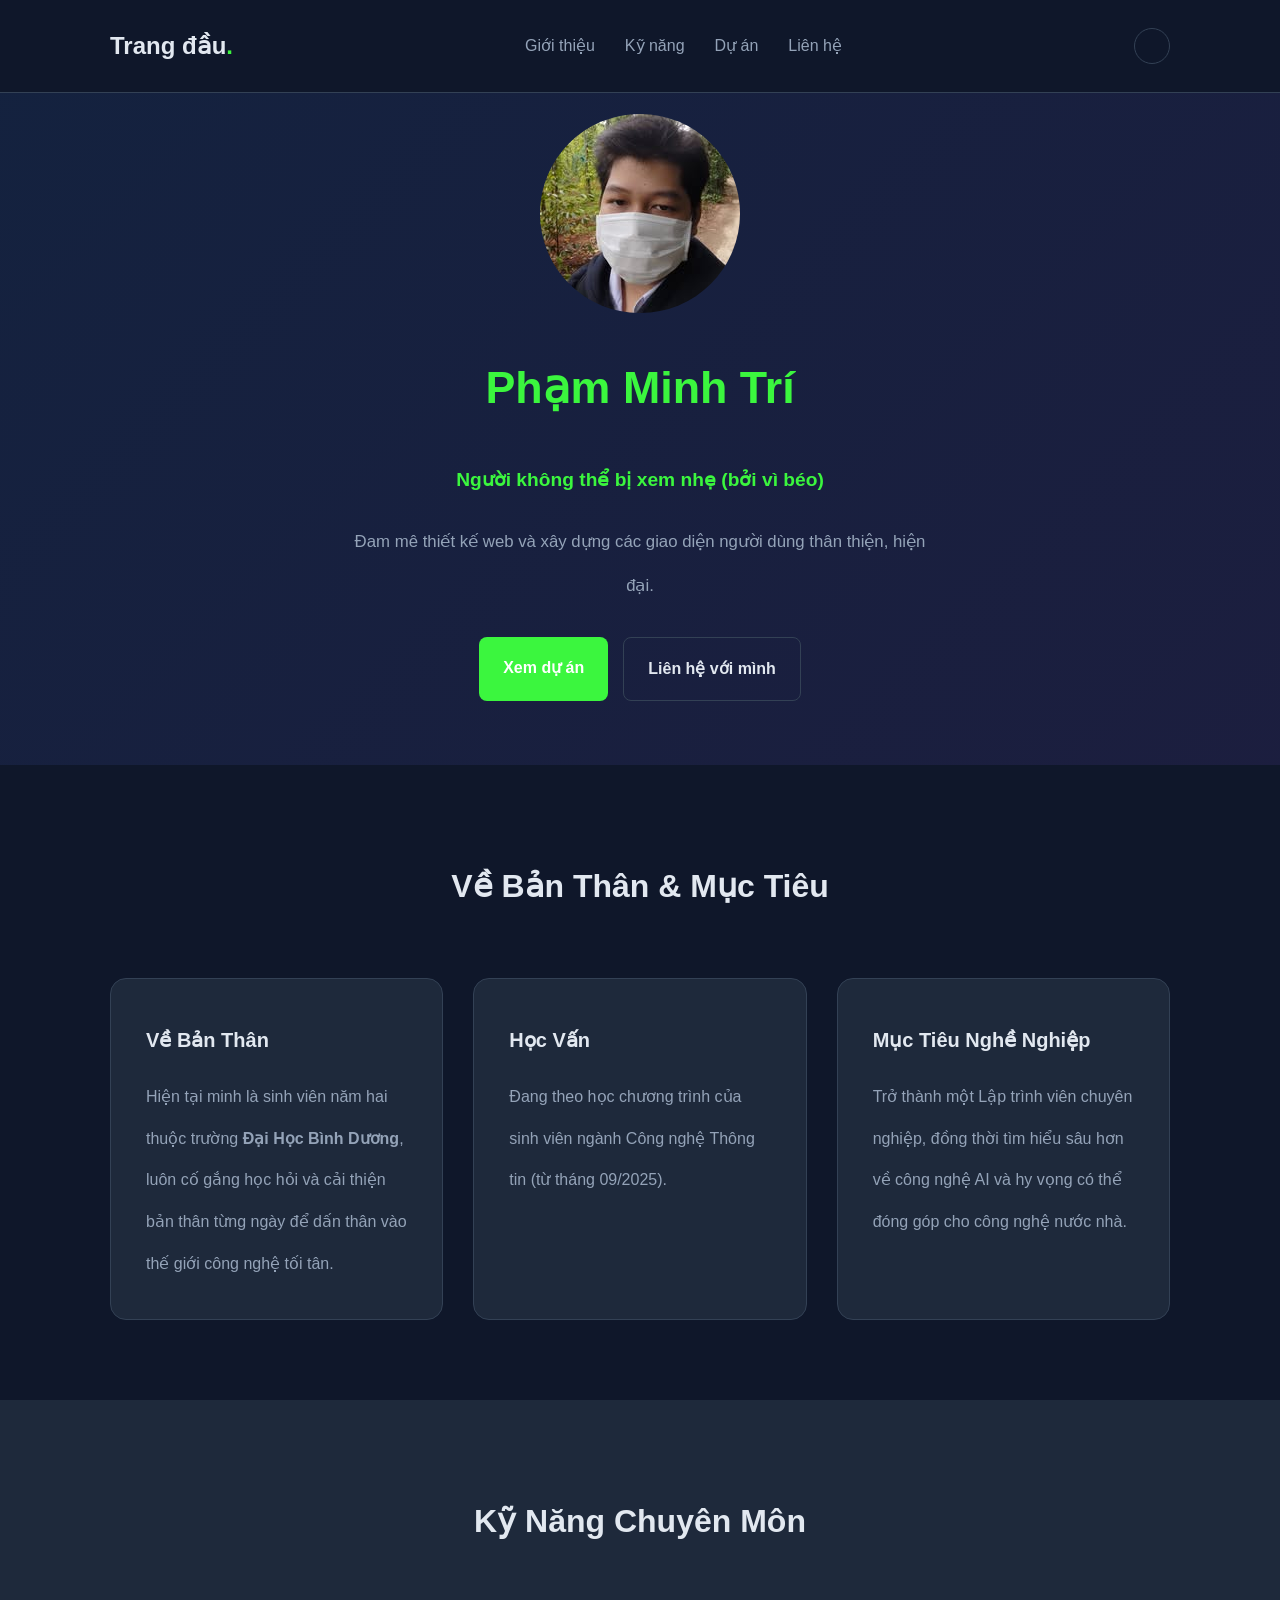
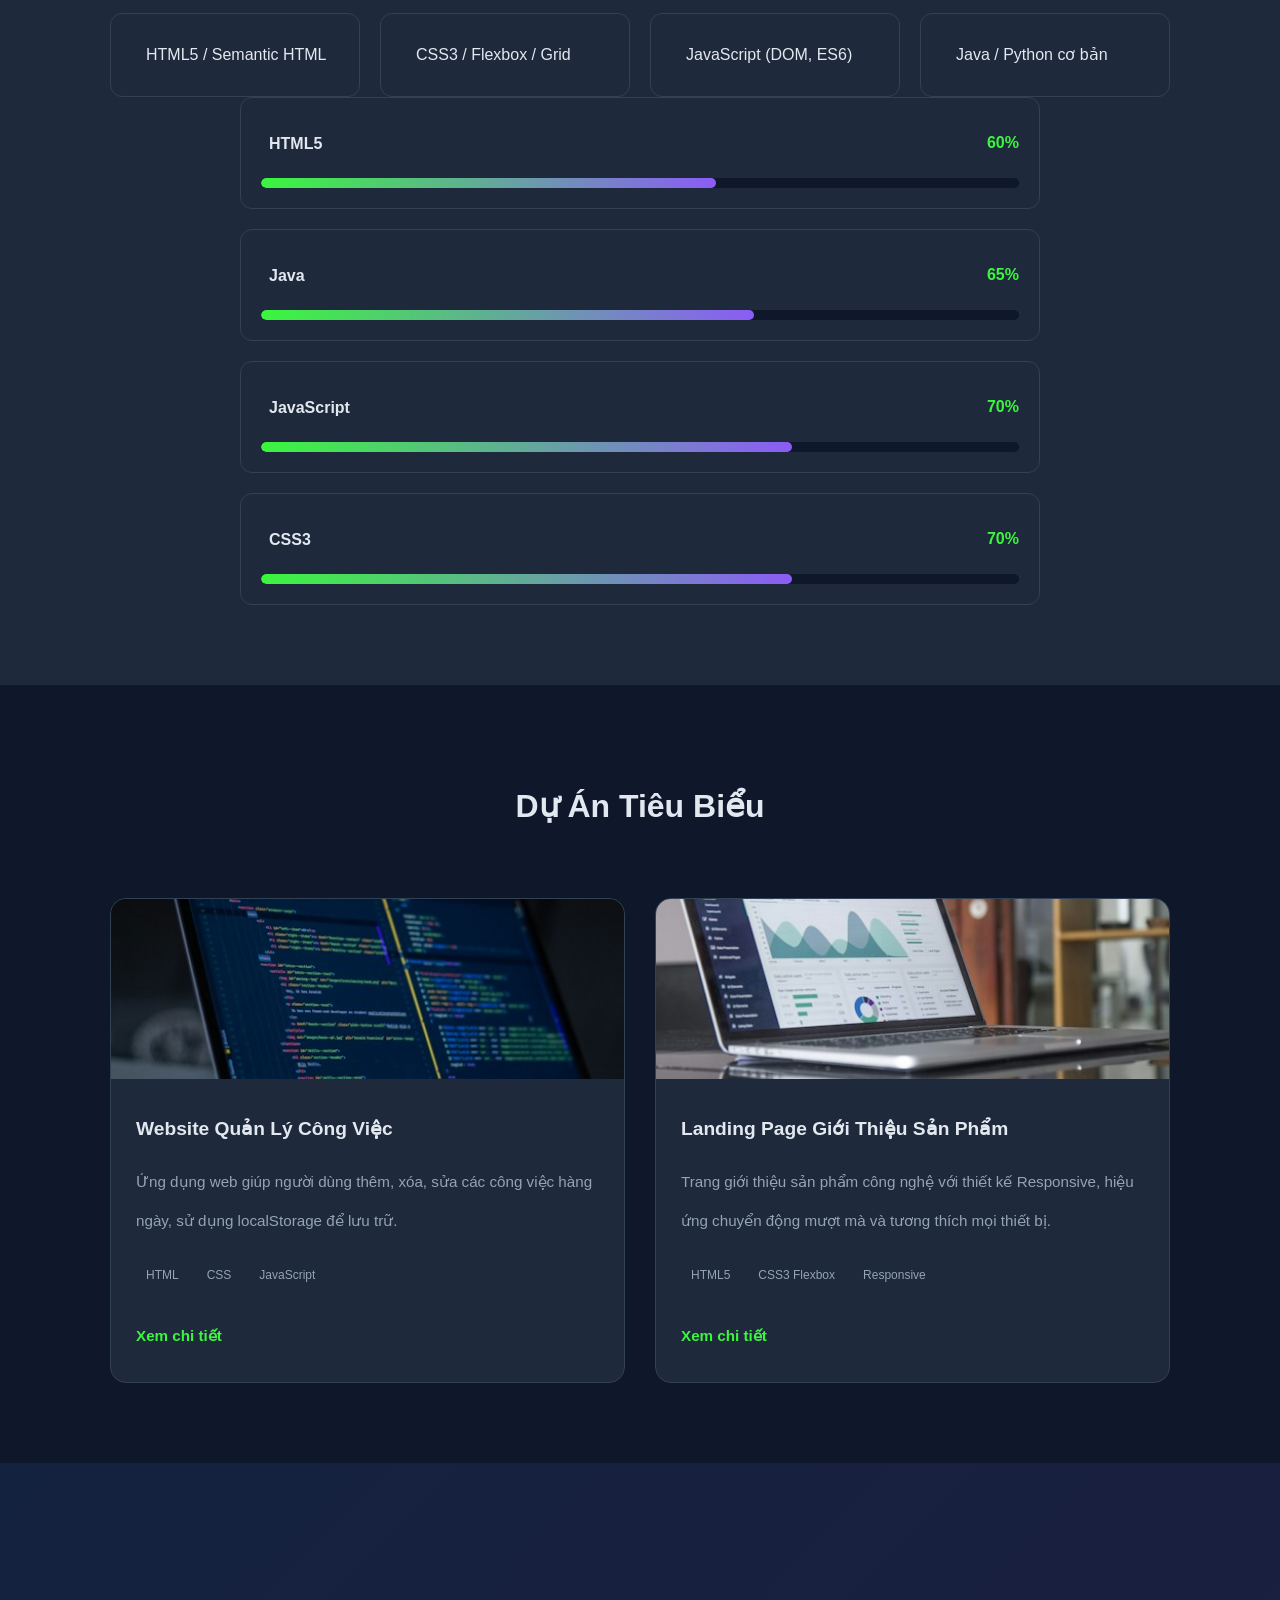
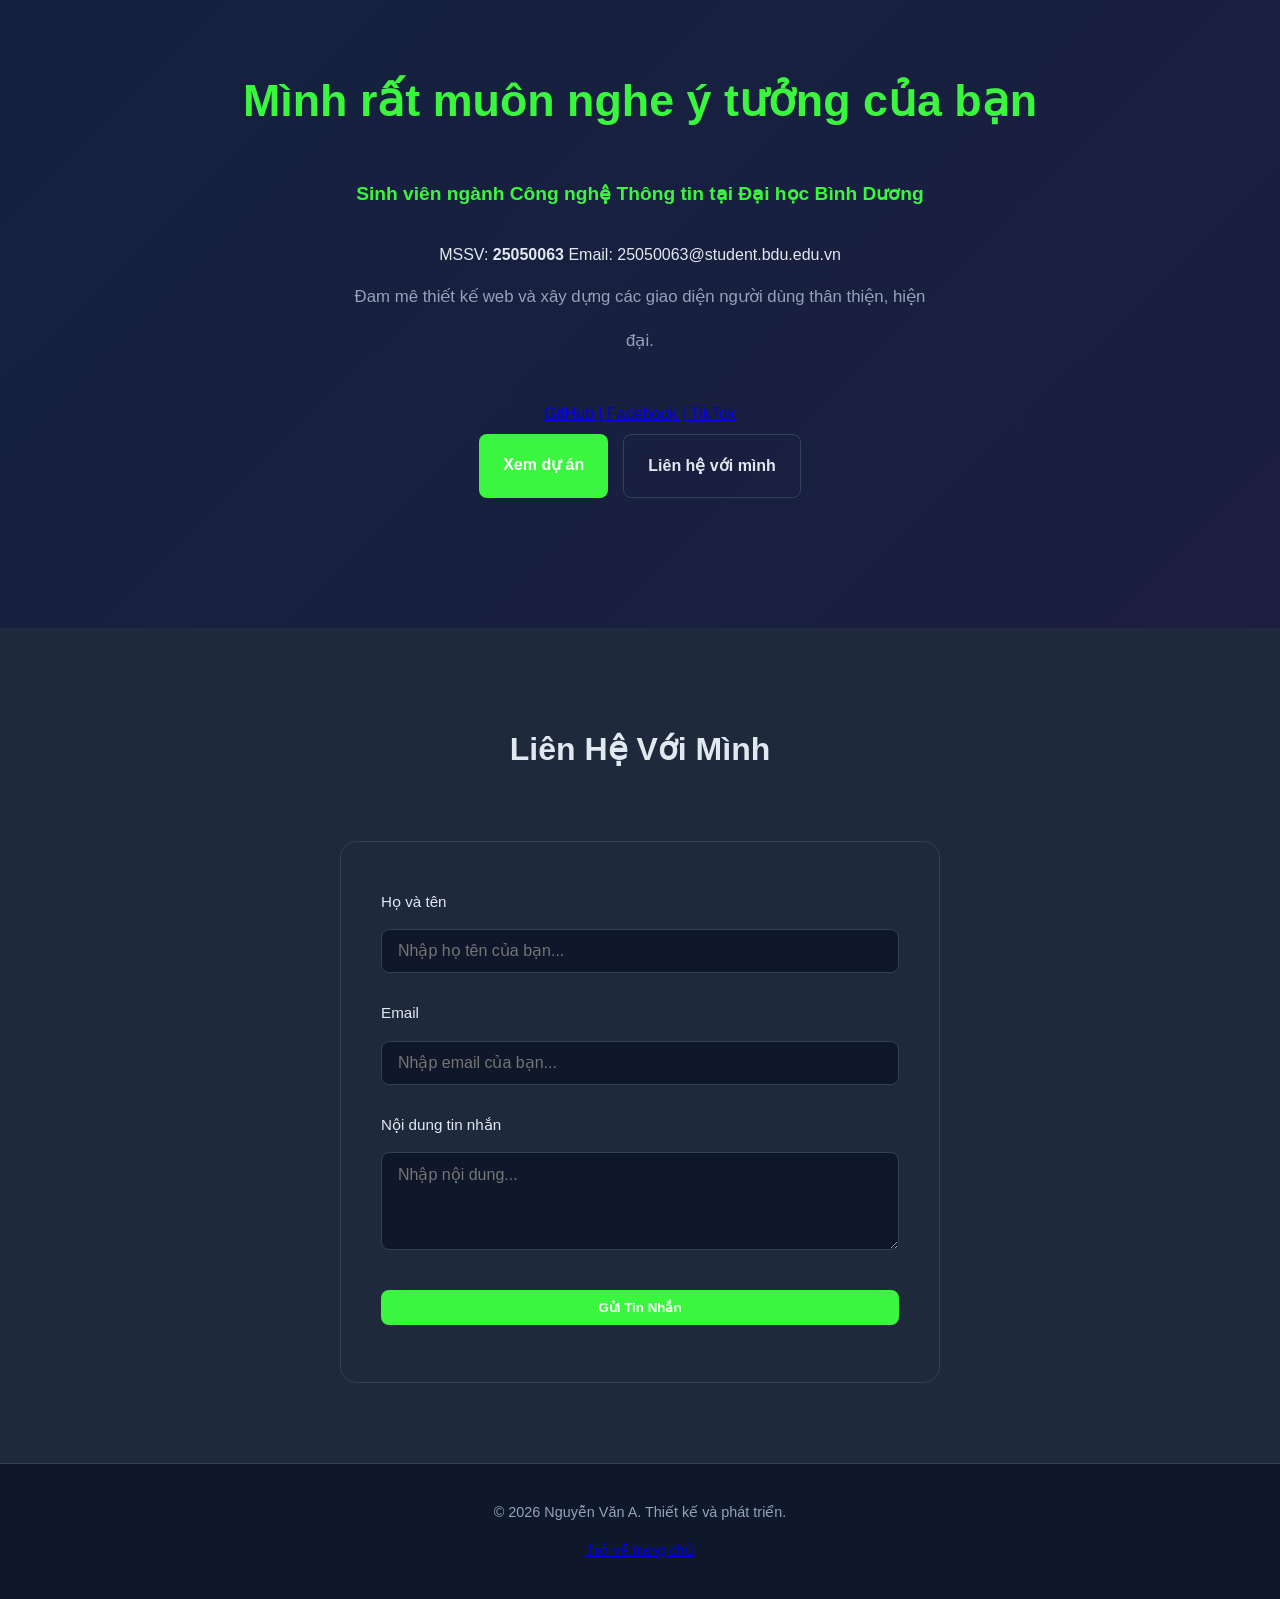
<file: member/Profile_25050063/index.html>
<!DOCTYPE html>
<html lang="vi">
<head>
    <meta charset="UTF-8">
    <meta name="viewport" content="width=device-width, initial-scale=1.0">
    <title>Portfolio| Phạm Minh Trí</title>
    <link rel="stylesheet" href="style.css">
</head>
<body>

    <!-- 1. HEADER / NAVBAR -->
    <header class="navbar">
        <div class="nav-container">
            <a href="#" class="logo">Trang đầu<span>.</span></a>
            <nav class="nav-links" id="navLinks">
                <a href="#about">Giới thiệu</a>
                <a href="#skills">Kỹ năng</a>
                <a href="#projects">Dự án</a>
                <a href="#contact">Liên hệ</a>
            </nav>
            <div class="nav-actions">
                <button id="themeToggle" class="theme-btn" title="Đổi giao diện"><i class="fa-solid fa-moon"></i></button>
                <button id="menuBtn" class="menu-btn"><i class="fa-solid fa-bars"></i></button>
            </div>
        </div>
    </header>

    <!-- 2. BANNER / HERO SECTION -->

    <section class="hero">
        <div class="hero-content">
            <center>
                <img class="avatar"  src="Image/avatar.png">
            </center>
            <h1><span class="highlight">Phạm Minh Trí</span></h1>
            <p class="hero-subtitle">Người không thể bị xem nhẹ (bởi vì béo)</p>
            <p class="hero-desc">Đam mê thiết kế web và xây dựng các giao diện người dùng thân thiện, hiện đại.</p>
            <div class="hero-btns">
                <a href="#projects" class="btn btn-primary">Xem dự án</a>
                <a href="#contact" class="btn btn-outline">Liên hệ với mình</a>
            </div>
        </div>
    </section>

    <!-- 3. GIỚI THIỆU & MỤC TIÊU NGHỀ NGHIỆP / HỌC VẤN -->
    <section id="about" class="section">
        <div class="container">
            <h2 class="section-title">Về Bản Thân & Mục Tiêu</h2>
            <div class="about-grid">
                <div class="about-card">
                    <i class="fa-solid fa-bullseye"></i>
                    <h3>Về Bản Thân</h3>
                    <p>Hiện tại minh là sinh viên năm hai thuộc trường <strong> Đại Học Bình Dương</strong>, luôn cố gắng học hỏi và cải thiện bản thân từng ngày để dấn thân vào thế giới công nghệ tối tân.</p>
                </div>
                <div class="about-card">
                    <i class="fa-solid fa-graduation-cap"></i>
                    <h3>Học Vấn</h3>
                    <p>Đang theo học chương trình của sinh viên ngành Công nghệ Thông tin (từ tháng 09/2025).</p>
                </div>
                <div class="about-card">
                    <i class="fa-solid fa-bullseye"></i>
                    <h3>Mục Tiêu Nghề Nghiệp</h3>
                    <p>Trở thành một Lập trình viên chuyên nghiệp, đồng thời tìm hiểu sâu hơn về công nghệ AI và hy vọng có thể đóng góp cho công nghệ nước nhà.</p>
                </div>
            </div>
        </div>
    </section>

    <!-- 4. KỸ NĂNG -->
    <section id="skills" class="section bg-alt">
        <div class="container">
            <h2 class="section-title">Kỹ Năng Chuyên Môn</h2>
            <div class="skills-grid">
                <div class="skill-item"><i class="fa-brands fa-html5"></i> HTML5 / Semantic HTML</div>
                <div class="skill-item"><i class="fa-brands fa-css3-alt"></i> CSS3 / Flexbox / Grid</div>
                <div class="skill-item"><i class="fa-brands fa-js"></i> JavaScript (DOM, ES6)</div>
                <div class="skill-item"><i class="fa-brands fa-java"></i> Java / Python cơ bản</div>            </div>
            <div class="skills-container">
                <!-- HTML -->
                <div class="skill-box">
                    <div class="skill-info">
                        <span><i class="fa-brands fa-html5"></i> HTML5 </span>
                        <span class="skill-percentage">60%</span>
                    </div>
                    <div class="progress-bar">
                        <div class="progress" style="width: 60%;"></div>
                    </div>
                </div>

                <!-- Java -->
                <div class="skill-box">
                    <div class="skill-info">
                        <span><i class="fa-brands fa-java"></i> Java</span>
                        <span class="skill-percentage">65%</span>
                    </div>
                    <div class="progress-bar">
                        <div class="progress" style="width: 65%;"></div>
                    </div>
                </div>

                <!-- JavaScript -->
                <div class="skill-box">
                    <div class="skill-info">
                        <span><i class="fa-brands fa-js"></i> JavaScript</span>
                        <span class="skill-percentage">70%</span>
                    </div>
                    <div class="progress-bar">
                        <div class="progress" style="width: 70%;"></div>
                    </div>
                </div>

                <!-- Các kỹ năng phụ khác -->
                <div class="skill-box">
                    <div class="skill-info">
                        <span><i class="fa-brands fa-figma"></i> CSS3 </span>
                        <span class="skill-percentage">70%</span>
                    </div>
                    <div class="progress-bar">
                        <div class="progress" style="width: 70%;"></div>
                    </div>
                </div>
            </div>
        </div>
    </section>

    <!-- 5. DỰ ÁN CÁ NHÂN (Tối thiểu 2 dự án) -->
    <section id="projects" class="section">
        <div class="container">
            <h2 class="section-title">Dự Án Tiêu Biểu</h2>
            <div class="projects-grid">
                <!-- Dự án 1 -->
                <div class="project-card">
                    <div class="project-img" style="background-image: url('Image/computer2.jpg');"></div>
                    <div class="project-info">
                        <h3>Website Quản Lý Công Việc</h3>
                        <p>Ứng dụng web giúp người dùng thêm, xóa, sửa các công việc hàng ngày, sử dụng localStorage để lưu trữ.</p>
                        <div class="project-tags">
                            <span>HTML</span><span>CSS</span><span>JavaScript</span>
                        </div>
                        <a href="#" class="project-link">Xem chi tiết <i class="fa-solid fa-arrow-right"></i></a>
                    </div>
                </div>
                <!-- Dự án 2 -->
                <div class="project-card">
                    <div class="project-img" style="background-image: url('Image/computer1.jpg');"></div>
                    <div class="project-info">
                        <h3>Landing Page Giới Thiệu Sản Phẩm</h3>
                        <p>Trang giới thiệu sản phẩm công nghệ với thiết kế Responsive, hiệu ứng chuyển động mượt mà và tương thích mọi thiết bị.</p>
                        <div class="project-tags">
                            <span>HTML5</span><span>CSS3 Flexbox</span><span>Responsive</span>
                        </div>
                        <a href="#" class="project-link">Xem chi tiết <i class="fa-solid fa-arrow-right"></i></a>
                    </div>
                </div>
            </div>
        </div>
    </section>


    <!-- 2. BANNER / HERO SECTION (Đã thêm MSSV và Link trang cá nhân) -->
    <section class="hero">
        <div class="hero-content">
            <h1><span class="highlight">Mình rất muôn nghe ý tưởng của bạn </span></h1>
            <p class="hero-subtitle">Sinh viên ngành Công nghệ Thông tin tại Đại học Bình Dương</p>
            
            <!-- Thêm phần Mã số sinh viên và thông tin cá nhân -->
            <div class="personal-info-badge">
                <span><i class="fa-solid fa-id-card"></i> MSSV: <strong>25050063</strong></span>
                <span><i class="fa-solid fa-envelope"></i> Email: 25050063@student.bdu.edu.vn</span>
            </div>

            <p class="hero-desc">Đam mê thiết kế web và xây dựng các giao diện người dùng thân thiện, hiện đại.</p>
            
            <!-- Link dẫn tới trang cá nhân / Mạng xã hội -->
            <div class="hero-socials">
                <a href="https://github.com/settings/profile" target="_blank" class="social-link-btn" title="GitHub">
                    <i class="fa-brands fa-github"></i> GitHub
                </a>
                <a href="https://www.facebook.com/pm.tri.50/" target="_blank" class="social-link-btn" title="Facebook">
                    <i class="fa-brands fa-facebook"></i>   | Facebook |   
                </a>
                <a href="https://www.tiktok.com/@25341999pm?lang=en" target="_blank" class="social-link-btn" title="LinkedIn">
                    <i class="fa-brands fa-linkedin"></i> TikTok
                </a>
            </div>

            <div class="hero-btns">
                <a href="#projects" class="btn btn-primary">Xem dự án</a>
                <a href="#contact" class="btn btn-outline">Liên hệ với mình</a>
            </div>
        </div>
    </section>

    <!-- 6. FORM LIÊN HỆ -->
    <section id="contact" class="section bg-alt">
        <div class="container">
            <h2 class="section-title">Liên Hệ Với Mình</h2>
            <form id="contactForm" class="contact-form">
                <div class="form-group">
                    <label for="name">Họ và tên</label>
                    <input type="text" id="name" placeholder="Nhập họ tên của bạn...">
                    <small class="error-msg" id="nameError"></small>
                </div>
                <div class="form-group">
                    <label for="email">Email</label>
                    <input type="email" id="email" placeholder="Nhập email của bạn...">
                    <small class="error-msg" id="emailError"></small>
                </div>
                <div class="form-group">
                    <label for="message">Nội dung tin nhắn</label>
                    <textarea id="message" rows="4" placeholder="Nhập nội dung..."></textarea>
                    <small class="error-msg" id="messageError"></small>
                </div>
                <button type="submit" class="btn btn-primary btn-full">Gửi Tin Nhắn</button>
                <div id="successMsg" class="success-msg"></div>
            </form>
        </div>
    </section>

    <!-- FOOTER & SCROLL TO TOP -->
    <footer>
        <p>&copy; 2026 Nguyễn Văn A. Thiết kế và phát triển.</p> <a href="../../index.html">Trở về trang chủ</a>
    </footer>

    <button id="scrollTopBtn" class="scroll-top-btn" title="Lên đầu trang"><i class="fa-solid fa-arrow-up"></i></button>

    <script src="script.js"></script>
</body>
</html>
</file>
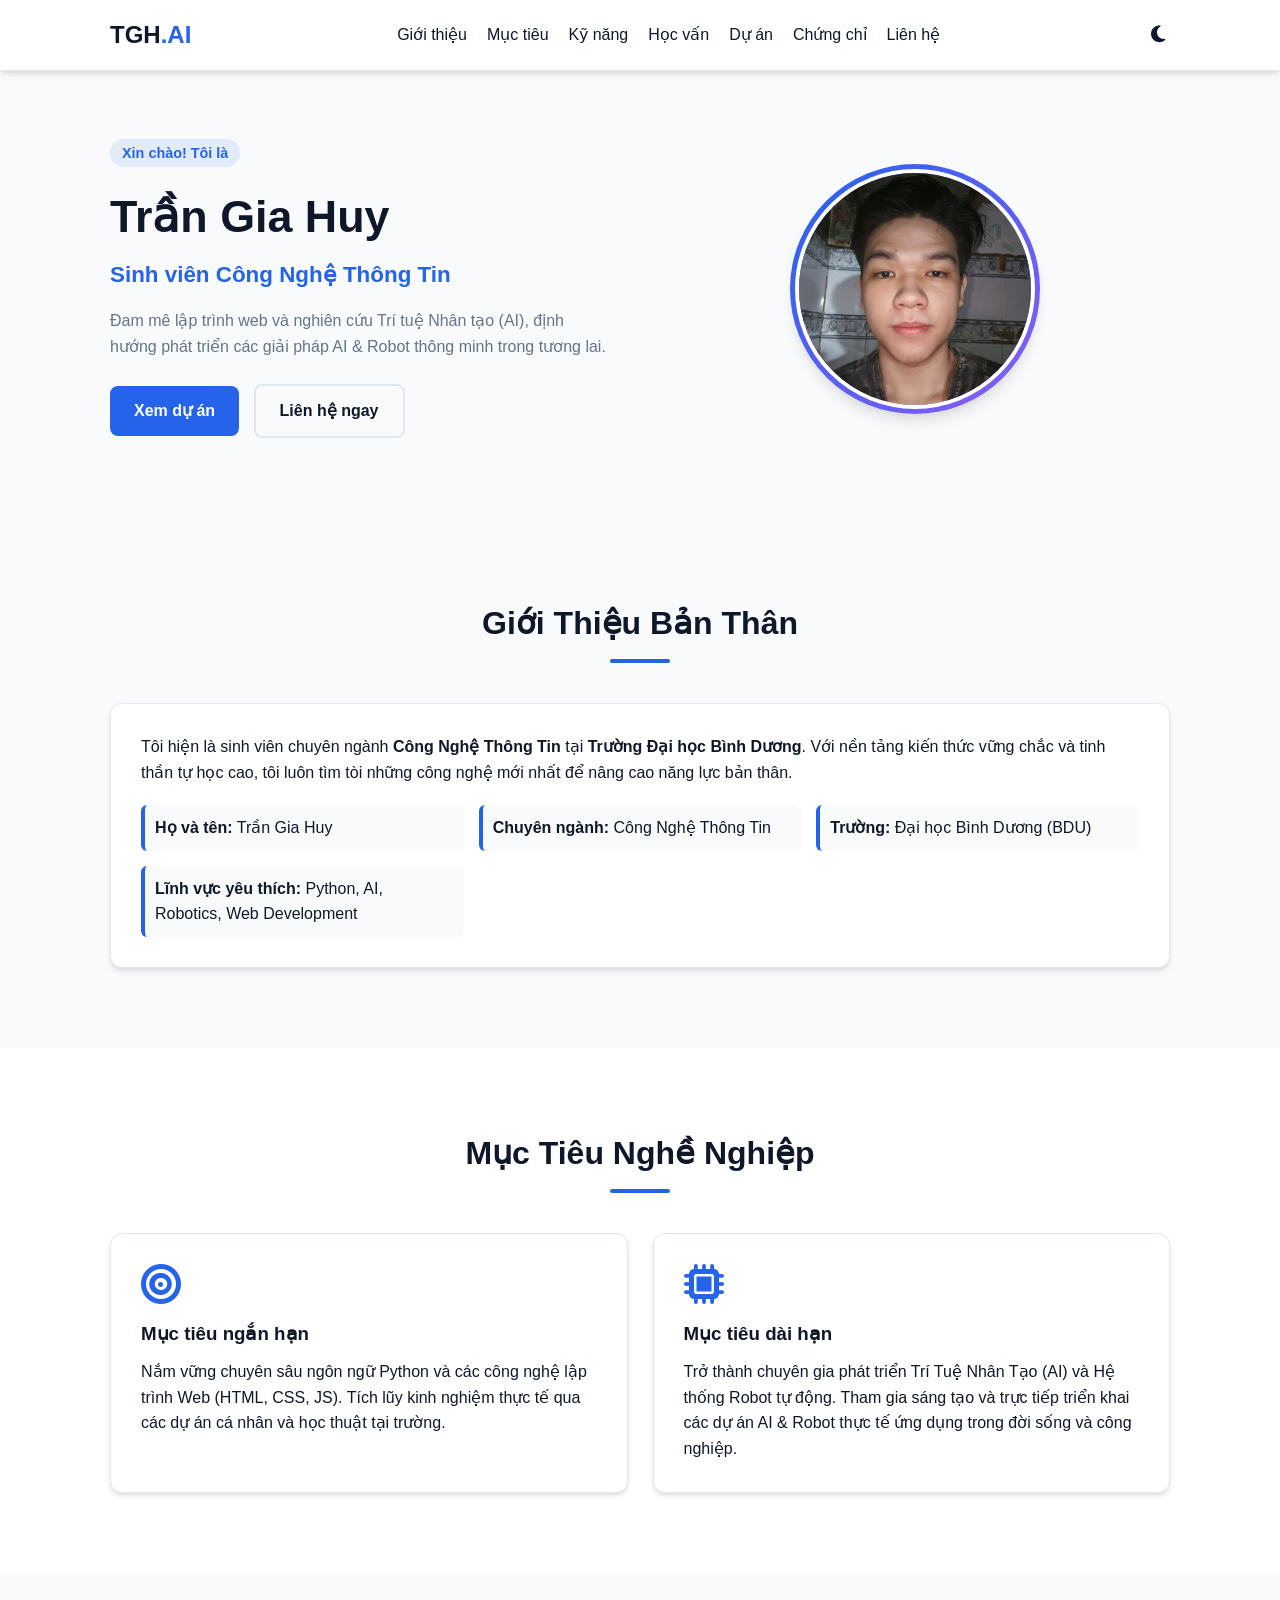
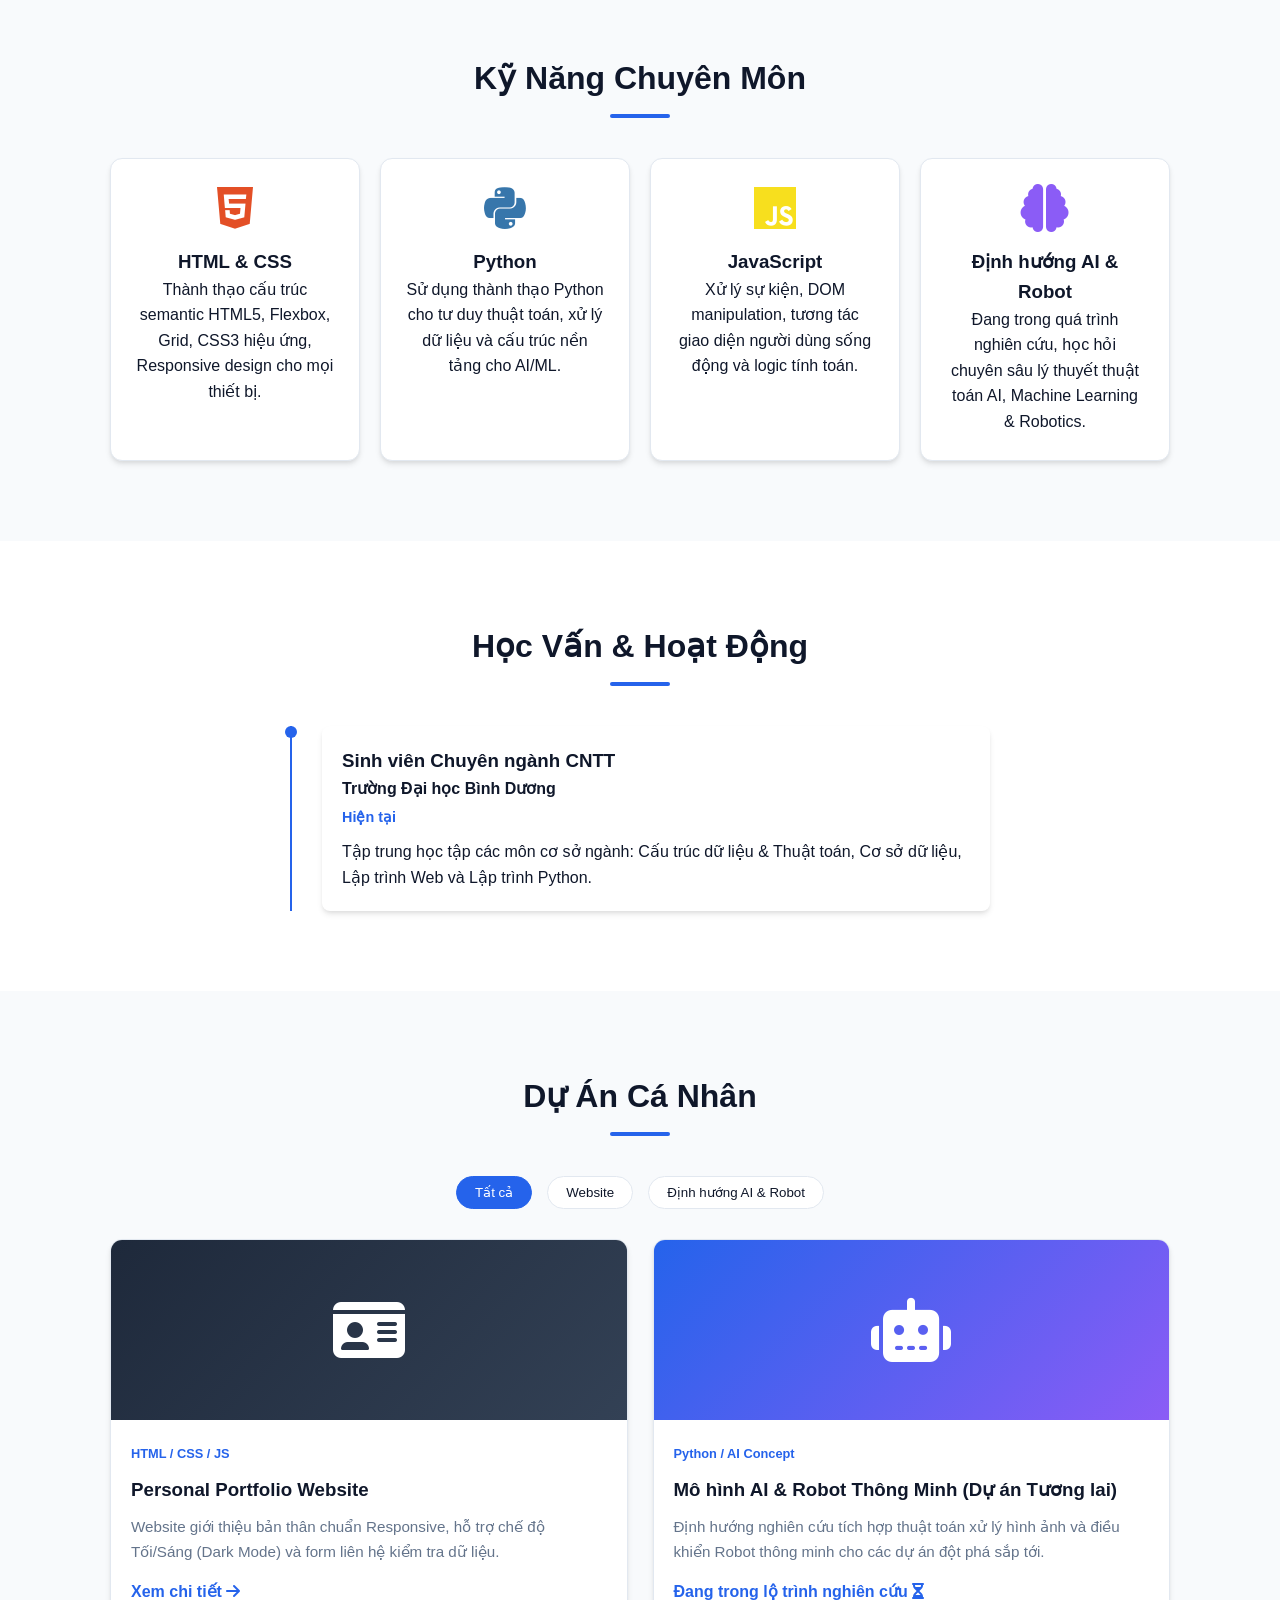
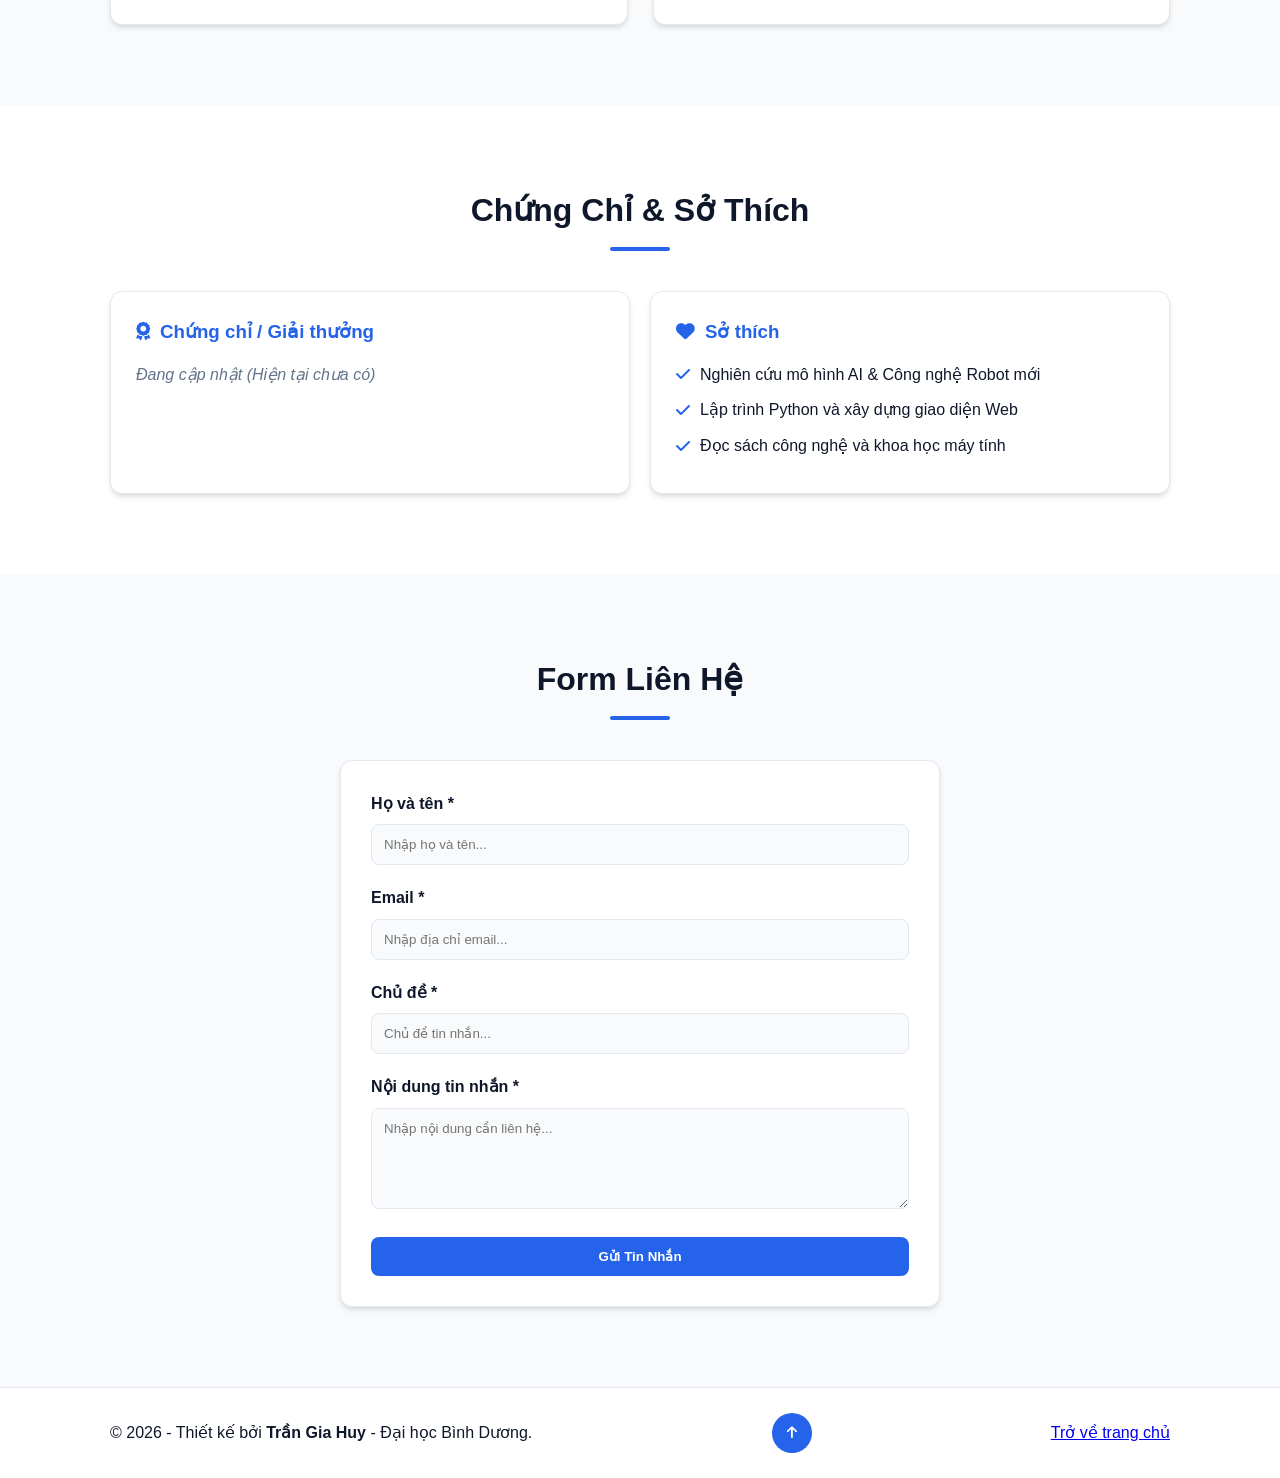
<file: member/25050012/25050012.wed/index.html>
<!DOCTYPE html>
<html lang="vi">
<head>
    <meta charset="UTF-8">
    <meta name="viewport" content="width=device-width, initial-scale=1.0">
    <title>Portfolio - Trần Gia Huy</title>
    <!-- FontAwesome Icons -->
    <link rel="stylesheet" href="https://cdnjs.cloudflare.com/ajax/libs/font-awesome/6.4.0/css/all.min.css">
    <style>
        /* ===== ROOT VARIABLES & THEMES ===== */
        :root {
            --primary-color: #2563eb;
            --primary-hover: #1d4ed8;
            --bg-color: #f8fafc;
            --bg-alt: #ffffff;
            --card-bg: #ffffff;
            --text-color: #0f172a;
            --text-muted: #64748b;
            --border-color: #e2e8f0;
            --shadow: 0 4px 6px -1px rgba(0, 0, 0, 0.1), 0 2px 4px -1px rgba(0, 0, 0, 0.06);
            --shadow-lg: 0 10px 15px -3px rgba(0, 0, 0, 0.1), 0 4px 6px -2px rgba(0, 0, 0, 0.05);
            --transition: all 0.3s ease;
        }

        [data-theme="dark"] {
            --primary-color: #3b82f6;
            --primary-hover: #60a5fa;
            --bg-color: #0f172a;
            --bg-alt: #1e293b;
            --card-bg: #1e293b;
            --text-color: #f8fafc;
            --text-muted: #94a3b8;
            --border-color: #334155;
            --shadow: 0 4px 6px -1px rgba(0, 0, 0, 0.5);
            --shadow-lg: 0 10px 15px -3px rgba(0, 0, 0, 0.6);
        }

        /* ===== RESET & GENERAL STYLES ===== */
        * {
            margin: 0;
            padding: 0;
            box-sizing: border-box;
        }

        html {
            scroll-behavior: smooth;
            font-family: 'Segoe UI', Tahoma, Geneva, Verdana, sans-serif;
        }

        body {
            background-color: var(--bg-color);
            color: var(--text-color);
            line-height: 1.6;
            transition: background-color 0.3s, color 0.3s;
        }

        .container {
            max-width: 1100px;
            margin: 0 auto;
            padding: 0 20px;
        }

        .section {
            padding: 80px 0;
        }

        .bg-alt {
            background-color: var(--bg-alt);
        }

        .section-title {
            text-align: center;
            font-size: 2rem;
            margin-bottom: 40px;
            position: relative;
            color: var(--text-color);
        }

        .section-title::after {
            content: '';
            display: block;
            width: 60px;
            height: 4px;
            background-color: var(--primary-color);
            margin: 10px auto 0;
            border-radius: 2px;
        }

        /* ===== BUTTONS ===== */
        .btn {
            display: inline-block;
            padding: 12px 24px;
            border-radius: 8px;
            font-weight: 600;
            text-decoration: none;
            cursor: pointer;
            transition: var(--transition);
            border: none;
        }

        .btn-primary {
            background-color: var(--primary-color);
            color: #ffffff;
        }

        .btn-primary:hover {
            background-color: var(--primary-hover);
            transform: translateY(-2px);
        }

        .btn-secondary {
            background-color: transparent;
            color: var(--text-color);
            border: 2px solid var(--border-color);
            margin-left: 10px;
        }

        .btn-secondary:hover {
            border-color: var(--primary-color);
            color: var(--primary-color);
            transform: translateY(-2px);
        }

        .btn-block {
            width: 100%;
        }

        /* ===== HEADER & NAVBAR ===== */
        .header {
            position: fixed;
            top: 0;
            left: 0;
            width: 100%;
            background-color: var(--card-bg);
            border-bottom: 1px solid var(--border-color);
            z-index: 1000;
            box-shadow: var(--shadow);
        }

        .navbar {
            display: flex;
            justify-content: space-between;
            align-items: center;
            height: 70px;
            max-width: 1100px;
            margin: 0 auto;
            padding: 0 20px;
        }

        .logo a {
            font-size: 1.5rem;
            font-weight: 700;
            color: var(--text-color);
            text-decoration: none;
        }

        .logo span {
            color: var(--primary-color);
        }

        .nav-links {
            display: flex;
            list-style: none;
            gap: 20px;
        }

        .nav-item {
            color: var(--text-color);
            text-decoration: none;
            font-weight: 500;
            transition: var(--transition);
        }

        .nav-item:hover {
            color: var(--primary-color);
        }

        .nav-actions {
            display: flex;
            align-items: center;
            gap: 15px;
        }

        .theme-btn {
            background: none;
            border: none;
            color: var(--text-color);
            font-size: 1.2rem;
            cursor: pointer;
            padding: 5px;
            transition: var(--transition);
        }

        .theme-btn:hover {
            color: var(--primary-color);
            transform: rotate(15deg);
        }

        .hamburger {
            display: none;
            font-size: 1.4rem;
            cursor: pointer;
            color: var(--text-color);
        }

        /* ===== HERO SECTION ===== */
        .hero-section {
            padding: 140px 0 80px;
        }

        .hero-container {
            display: flex;
            align-items: center;
            justify-content: space-between;
            gap: 40px;
        }

        .hero-text {
            flex: 1;
        }

        .badge {
            background-color: rgba(37, 99, 235, 0.1);
            color: var(--primary-color);
            padding: 6px 12px;
            border-radius: 20px;
            font-size: 0.9rem;
            font-weight: 600;
        }

        .hero-text h1 {
            font-size: 2.8rem;
            margin: 15px 0 5px;
        }

        .hero-text h2 {
            font-size: 1.4rem;
            color: var(--primary-color);
            margin-bottom: 15px;
            font-weight: 600;
        }

        .hero-text p {
            color: var(--text-muted);
            margin-bottom: 25px;
            max-width: 500px;
        }

        .hero-avatar {
            flex: 1;
            display: flex;
            justify-content: center;
        }

        .avatar-wrapper {
            width: 250px;
            height: 250px;
            border-radius: 50%;
            background: linear-gradient(135deg, var(--primary-color), #8b5cf6);
            padding: 5px;
            box-shadow: var(--shadow-lg);
            transition: var(--transition);
        }

        .avatar-wrapper:hover {
            transform: scale(1.05);
        }

        .avatar-img {
            width: 100%;
            height: 100%;
            border-radius: 50%;
            object-fit: cover;
            border: 4px solid var(--card-bg);
        }

        /* ===== ABOUT SECTION ===== */
        .about-card {
            background-color: var(--card-bg);
            padding: 30px;
            border-radius: 12px;
            box-shadow: var(--shadow);
            border: 1px solid var(--border-color);
        }

        .personal-info-list {
            list-style: none;
            margin-top: 20px;
            display: grid;
            grid-template-columns: repeat(auto-fit, minmax(250px, 1fr));
            gap: 15px;
        }

        .personal-info-list li {
            padding: 10px;
            background-color: var(--bg-color);
            border-radius: 6px;
            border-left: 4px solid var(--primary-color);
        }

        /* ===== GOALS SECTION ===== */
        .goals-grid {
            display: grid;
            grid-template-columns: repeat(auto-fit, minmax(300px, 1fr));
            gap: 25px;
        }

        .goal-card {
            background-color: var(--card-bg);
            padding: 30px;
            border-radius: 12px;
            box-shadow: var(--shadow);
            border: 1px solid var(--border-color);
            transition: var(--transition);
        }

        .goal-card:hover {
            transform: translateY(-5px);
            box-shadow: var(--shadow-lg);
        }

        .goal-icon {
            font-size: 2.5rem;
            color: var(--primary-color);
            margin-bottom: 15px;
        }

        .goal-card h3 {
            margin-bottom: 10px;
        }

        /* ===== SKILLS SECTION ===== */
        .skills-grid {
            display: grid;
            grid-template-columns: repeat(auto-fit, minmax(220px, 1fr));
            gap: 20px;
        }

        .skill-card {
            background-color: var(--card-bg);
            padding: 25px;
            border-radius: 12px;
            text-align: center;
            box-shadow: var(--shadow);
            border: 1px solid var(--border-color);
            transition: var(--transition);
        }

        .skill-card:hover {
            transform: translateY(-5px);
        }

        .skill-icon {
            font-size: 3rem;
            margin-bottom: 15px;
        }

        .html-icon { color: #e34f26; }
        .python-icon { color: #3776ab; }
        .js-icon { color: #f7df1e; }
        .ai-icon { color: #8b5cf6; }

        /* ===== TIMELINE / EDUCATION ===== */
        .timeline {
            position: relative;
            max-width: 700px;
            margin: 0 auto;
        }

        .timeline-item {
            position: relative;
            padding-left: 30px;
            border-left: 2px solid var(--primary-color);
        }

        .timeline-dot {
            position: absolute;
            left: -7px;
            top: 0;
            width: 12px;
            height: 12px;
            background-color: var(--primary-color);
            border-radius: 50%;
        }

        .timeline-content {
            background-color: var(--card-bg);
            padding: 20px;
            border-radius: 8px;
            box-shadow: var(--shadow);
        }

        .timeline-date {
            color: var(--primary-color);
            font-weight: 600;
            font-size: 0.9rem;
            margin: 5px 0 10px;
        }

        /* ===== PROJECTS ===== */
        .filter-btns {
            display: flex;
            justify-content: center;
            gap: 15px;
            margin-bottom: 30px;
            flex-wrap: wrap;
        }

        .filter-btn {
            background-color: var(--card-bg);
            color: var(--text-color);
            border: 1px solid var(--border-color);
            padding: 8px 18px;
            border-radius: 20px;
            cursor: pointer;
            transition: var(--transition);
        }

        .filter-btn.active, .filter-btn:hover {
            background-color: var(--primary-color);
            color: #ffffff;
            border-color: var(--primary-color);
        }

        .projects-grid {
            display: grid;
            grid-template-columns: repeat(auto-fit, minmax(300px, 1fr));
            gap: 25px;
        }

        .project-card {
            background-color: var(--card-bg);
            border-radius: 12px;
            overflow: hidden;
            box-shadow: var(--shadow);
            border: 1px solid var(--border-color);
            transition: var(--transition);
        }

        .project-card:hover {
            transform: translateY(-5px);
            box-shadow: var(--shadow-lg);
        }

        .project-img-placeholder {
            height: 180px;
            background: linear-gradient(135deg, #1e293b, #334155);
            display: flex;
            align-items: center;
            justify-content: center;
            color: #ffffff;
            font-size: 4rem;
        }

        .future-bg {
            background: linear-gradient(135deg, #2563eb, #8b5cf6);
        }

        .project-content {
            padding: 20px;
        }

        .project-tag {
            font-size: 0.8rem;
            color: var(--primary-color);
            font-weight: 600;
        }

        .project-content h3 {
            margin: 10px 0;
        }

        .project-content p {
            color: var(--text-muted);
            font-size: 0.95rem;
            margin-bottom: 15px;
        }

        .project-link {
            color: var(--primary-color);
            text-decoration: none;
            font-weight: 600;
            transition: var(--transition);
        }

        .project-link:hover {
            text-decoration: underline;
        }

        /* ===== ACHIEVEMENTS ===== */
        .achievements-content {
            display: grid;
            grid-template-columns: repeat(auto-fit, minmax(280px, 1fr));
            gap: 20px;
        }

        .info-box {
            background-color: var(--card-bg);
            padding: 25px;
            border-radius: 12px;
            box-shadow: var(--shadow);
            border: 1px solid var(--border-color);
        }

        .info-box h3 {
            margin-bottom: 15px;
            color: var(--primary-color);
            display: flex;
            align-items: center;
            gap: 10px;
        }

        .status-text {
            color: var(--text-muted);
            font-style: italic;
        }

        .info-box ul {
            list-style: none;
        }

        .info-box li {
            margin-bottom: 10px;
            display: flex;
            align-items: center;
            gap: 10px;
        }

        .info-box li i {
            color: var(--primary-color);
        }

        /* ===== CONTACT FORM ===== */
        .contact-wrapper {
            max-width: 600px;
            margin: 0 auto;
            background-color: var(--card-bg);
            padding: 30px;
            border-radius: 12px;
            box-shadow: var(--shadow);
            border: 1px solid var(--border-color);
        }

        .form-group {
            margin-bottom: 20px;
        }

        .form-group label {
            display: block;
            margin-bottom: 8px;
            font-weight: 600;
        }

        .form-group input, .form-group textarea {
            width: 100%;
            padding: 12px;
            border: 1px solid var(--border-color);
            border-radius: 8px;
            background-color: var(--bg-color);
            color: var(--text-color);
            font-family: inherit;
            transition: var(--transition);
        }

        .form-group input:focus, .form-group textarea:focus {
            outline: none;
            border-color: var(--primary-color);
        }

        .error-message {
            color: #ef4444;
            font-size: 0.85rem;
            margin-top: 5px;
            display: block;
        }

        .form-success-msg {
            display: none;
            background-color: #10b981;
            color: white;
            padding: 12px;
            border-radius: 8px;
            text-align: center;
            margin-top: 15px;
            font-weight: 600;
        }

        /* ===== FOOTER ===== */
        .footer {
            background-color: var(--card-bg);
            border-top: 1px solid var(--border-color);
            padding: 25px 0;
            text-align: center;
        }

        .footer-container {
            display: flex;
            justify-content: space-between;
            align-items: center;
        }

        .scroll-top-btn {
            background-color: var(--primary-color);
            color: white;
            border: none;
            width: 40px;
            height: 40px;
            border-radius: 50%;
            cursor: pointer;
            transition: var(--transition);
            display: flex;
            align-items: center;
            justify-content: center;
        }

        .scroll-top-btn:hover {
            transform: translateY(-3px);
            background-color: var(--primary-hover);
        }

        /* ===== RESPONSIVE ===== */
        @media (max-width: 768px) {
            .hamburger {
                display: block;
            }

            .nav-links {
                position: fixed;
                top: 70px;
                left: -100%;
                width: 100%;
                height: calc(100vh - 70px);
                background-color: var(--card-bg);
                flex-direction: column;
                align-items: center;
                padding-top: 40px;
                transition: 0.3s ease;
            }

            .nav-links.active {
                left: 0;
            }

            .hero-container {
                flex-direction: column-reverse;
                text-align: center;
            }

            .hero-text h1 {
                font-size: 2.2rem;
            }

            .footer-container {
                flex-direction: column;
                gap: 15px;
            }
        }
    </style>
</head>
<body>
    <!-- Header / Navbar -->
    <header class="header">
        <nav class="navbar">
            <div class="logo">
                <a href="#hero">TGH<span>.AI</span></a>
            </div>
            <ul class="nav-links" id="navLinks">
                <li><a href="#about" class="nav-item">Giới thiệu</a></li>
                <li><a href="#goals" class="nav-item">Mục tiêu</a></li>
                <li><a href="#skills" class="nav-item">Kỹ năng</a></li>
                <li><a href="#education" class="nav-item">Học vấn</a></li>
                <li><a href="#projects" class="nav-item">Dự án</a></li>
                <li><a href="#achievements" class="nav-item">Chứng chỉ</a></li>
                <li><a href="#contact" class="nav-item">Liên hệ</a></li>
            </ul>
            <div class="nav-actions">
                <button id="themeToggle" class="theme-btn" aria-label="Toggle Theme">
                    <i class="fas fa-moon" id="themeIcon"></i>
                </button>
                <div class="hamburger" id="hamburger">
                    <i class="fas fa-bars"></i>
                </div>
            </div>
        </nav>
    </header>

    <main>
        <!-- Hero Section -->
        <section id="hero" class="hero-section">
            <div class="container hero-container">
                <div class="hero-text">
                    <span class="badge">Xin chào! Tôi là</span>
                    <h1>Trần Gia Huy</h1>
                    <h2>Sinh viên Công Nghệ Thông Tin</h2>
                    <p>Đam mê lập trình web và nghiên cứu Trí tuệ Nhân tạo (AI), định hướng phát triển các giải pháp AI & Robot thông minh trong tương lai.</p>
                    <div class="hero-btns">
                        <a href="#projects" class="btn btn-primary">Xem dự án</a>
                        <a href="#contact" class="btn btn-secondary">Liên hệ ngay</a>
                    </div>
                </div>
                <!-- Ảnh đại diện cá nhân -->
                <div class="hero-avatar">
                    <div class="avatar-wrapper">
                        <img src="image.jpg" alt="Trần Gia Huy" class="avatar-img">
                    </div>
                </div>
            </div>
        </section>

        <!-- Giới thiệu bản thân -->
        <section id="about" class="section">
            <div class="container">
                <h2 class="section-title">Giới Thiệu Bản Thân</h2>
                <div class="about-card">
                    <div class="about-info">
                        <p>Tôi hiện là sinh viên chuyên ngành <strong>Công Nghệ Thông Tin</strong> tại <strong>Trường Đại học Bình Dương</strong>. Với nền tảng kiến thức vững chắc và tinh thần tự học cao, tôi luôn tìm tòi những công nghệ mới nhất để nâng cao năng lực bản thân.</p>
                        <ul class="personal-info-list">
                            <li><strong>Họ và tên:</strong> Trần Gia Huy</li>
                            <li><strong>Chuyên ngành:</strong> Công Nghệ Thông Tin</li>
                            <li><strong>Trường:</strong> Đại học Bình Dương (BDU)</li>
                            <li><strong>Lĩnh vực yêu thích:</strong> Python, AI, Robotics, Web Development</li>
                        </ul>
                    </div>
                </div>
            </div>
        </section>

        <!-- Mục tiêu nghề nghiệp -->
        <section id="goals" class="section bg-alt">
            <div class="container">
                <h2 class="section-title">Mục Tiêu Nghề Nghiệp</h2>
                <div class="goals-grid">
                    <div class="goal-card">
                        <i class="fas fa-bullseye goal-icon"></i>
                        <h3>Mục tiêu ngắn hạn</h3>
                        <p>Nắm vững chuyên sâu ngôn ngữ Python và các công nghệ lập trình Web (HTML, CSS, JS). Tích lũy kinh nghiệm thực tế qua các dự án cá nhân và học thuật tại trường.</p>
                    </div>
                    <div class="goal-card">
                        <i class="fas fa-microchip goal-icon"></i>
                        <h3>Mục tiêu dài hạn</h3>
                        <p>Trở thành chuyên gia phát triển Trí Tuệ Nhân Tạo (AI) và Hệ thống Robot tự động. Tham gia sáng tạo và trực tiếp triển khai các dự án AI & Robot thực tế ứng dụng trong đời sống và công nghiệp.</p>
                    </div>
                </div>
            </div>
        </section>

        <!-- Kỹ năng -->
        <section id="skills" class="section">
            <div class="container">
                <h2 class="section-title">Kỹ Năng Chuyên Môn</h2>
                <div class="skills-grid">
                    <div class="skill-card">
                        <i class="fab fa-html5 skill-icon html-icon"></i>
                        <h3>HTML & CSS</h3>
                        <p>Thành thạo cấu trúc semantic HTML5, Flexbox, Grid, CSS3 hiệu ứng, Responsive design cho mọi thiết bị.</p>
                    </div>
                    <div class="skill-card">
                        <i class="fab fa-python skill-icon python-icon"></i>
                        <h3>Python</h3>
                        <p>Sử dụng thành thạo Python cho tư duy thuật toán, xử lý dữ liệu và cấu trúc nền tảng cho AI/ML.</p>
                    </div>
                    <div class="skill-card">
                        <i class="fab fa-js skill-icon js-icon"></i>
                        <h3>JavaScript</h3>
                        <p>Xử lý sự kiện, DOM manipulation, tương tác giao diện người dùng sống động và logic tính toán.</p>
                    </div>
                    <div class="skill-card">
                        <i class="fas fa-brain skill-icon ai-icon"></i>
                        <h3>Định hướng AI & Robot</h3>
                        <p>Đang trong quá trình nghiên cứu, học hỏi chuyên sâu lý thuyết thuật toán AI, Machine Learning & Robotics.</p>
                    </div>
                </div>
            </div>
        </section>

        <!-- Học vấn -->
        <section id="education" class="section bg-alt">
            <div class="container">
                <h2 class="section-title">Học Vấn & Hoạt Động</h2>
                <div class="timeline">
                    <div class="timeline-item">
                        <div class="timeline-dot"></div>
                        <div class="timeline-content">
                            <h3>Sinh viên Chuyên ngành CNTT</h3>
                            <h4>Trường Đại học Bình Dương</h4>
                            <p class="timeline-date">Hiện tại</p>
                            <p>Tập trung học tập các môn cơ sở ngành: Cấu trúc dữ liệu & Thuật toán, Cơ sở dữ liệu, Lập trình Web và Lập trình Python.</p>
                        </div>
                    </div>
                </div>
            </div>
        </section>

        <!-- Dự án cá nhân -->
        <section id="projects" class="section">
            <div class="container">
                <h2 class="section-title">Dự Án Cá Nhân</h2>
                
                <!-- Project Filter -->
                <div class="filter-btns">
                    <button class="filter-btn active" data-filter="all">Tất cả</button>
                    <button class="filter-btn" data-filter="web">Website</button>
                    <button class="filter-btn" data-filter="future">Định hướng AI & Robot</button>
                </div>

                <div class="projects-grid">
                    <!-- Project 1 -->
                    <div class="project-card" data-category="web">
                        <div class="project-img-placeholder">
                            <i class="fas fa-id-card"></i>
                        </div>
                        <div class="project-content">
                            <span class="project-tag">HTML / CSS / JS</span>
                            <h3>Personal Portfolio Website</h3>
                            <p>Website giới thiệu bản thân chuẩn Responsive, hỗ trợ chế độ Tối/Sáng (Dark Mode) và form liên hệ kiểm tra dữ liệu.</p>
                            <a href="#" class="project-link">Xem chi tiết <i class="fas fa-arrow-right"></i></a>
                        </div>
                    </div>

                    <!-- Project 2 -->
                    <div class="project-card" data-category="future">
                        <div class="project-img-placeholder future-bg">
                            <i class="fas fa-robot"></i>
                        </div>
                        <div class="project-content">
                            <span class="project-tag">Python / AI Concept</span>
                            <h3>Mô hình AI & Robot Thông Minh (Dự án Tương lai)</h3>
                            <p>Định hướng nghiên cứu tích hợp thuật toán xử lý hình ảnh và điều khiển Robot thông minh cho các dự án đột phá sắp tới.</p>
                            <a href="#" class="project-link">Đang trong lộ trình nghiên cứu <i class="fas fa-hourglass-half"></i></a>
                        </div>
                    </div>
                </div>
            </div>
        </section>

        <!-- Chứng chỉ / Giải thưởng -->
        <section id="achievements" class="section bg-alt">
            <div class="container">
                <h2 class="section-title">Chứng Chỉ & Sở Thích</h2>
                <div class="achievements-content">
                    <div class="info-box">
                        <h3><i class="fas fa-award"></i> Chứng chỉ / Giải thưởng</h3>
                        <p class="status-text">Đang cập nhật (Hiện tại chưa có)</p>
                    </div>
                    <div class="info-box">
                        <h3><i class="fas fa-heart"></i> Sở thích</h3>
                        <ul>
                            <li><i class="fas fa-check"></i> Nghiên cứu mô hình AI & Công nghệ Robot mới</li>
                            <li><i class="fas fa-check"></i> Lập trình Python và xây dựng giao diện Web</li>
                            <li><i class="fas fa-check"></i> Đọc sách công nghệ và khoa học máy tính</li>
                        </ul>
                    </div>
                </div>
            </div>
        </section>

        <!-- Form liên hệ -->
        <section id="contact" class="section">
            <div class="container">
                <h2 class="section-title">Form Liên Hệ</h2>
                <div class="contact-wrapper">
                    <form id="contactForm" class="contact-form" novalidate>
                        <div class="form-group">
                            <label for="name">Họ và tên *</label>
                            <input type="text" id="name" name="name" placeholder="Nhập họ và tên..." required>
                            <small class="error-message" id="nameError"></small>
                        </div>
                        <div class="form-group">
                            <label for="email">Email *</label>
                            <input type="email" id="email" name="email" placeholder="Nhập địa chỉ email..." required>
                            <small class="error-message" id="emailError"></small>
                        </div>
                        <div class="form-group">
                            <label for="subject">Chủ đề *</label>
                            <input type="text" id="subject" name="subject" placeholder="Chủ đề tin nhắn..." required>
                            <small class="error-message" id="subjectError"></small>
                        </div>
                        <div class="form-group">
                            <label for="message">Nội dung tin nhắn *</label>
                            <textarea id="message" name="message" rows="5" placeholder="Nhập nội dung cần liên hệ..." required></textarea>
                            <small class="error-message" id="messageError"></small>
                        </div>
                        <button type="submit" class="btn btn-primary btn-block">Gửi Tin Nhắn</button>
                        <div id="formSuccess" class="form-success-msg">Cảm ơn bạn! Tin nhắn đã được gửi thành công.</div>
                    </form>
                </div>
            </div>
        </section>
    </main>

    <!-- Footer -->
    <footer class="footer">
        <div class="container footer-container">
            <p>&copy; 2026 - Thiết kế bởi <strong>Trần Gia Huy</strong> - Đại học Bình Dương.</p>
            <button id="scrollToTop" class="scroll-top-btn" aria-label="Back to Top">
                <i class="fas fa-arrow-up"></i>
            </button>
            <a href="../../../index.html">Trở về trang chủ</a>
        </div>
    </footer>

    <!-- JavaScript Logic -->
    <script>
        document.addEventListener('DOMContentLoaded', () => {
            // 1. Chế độ Tối / Sáng (Dark / Light Mode)
            const themeToggleBtn = document.getElementById('themeToggle');
            const themeIcon = document.getElementById('themeIcon');
            
            const savedTheme = localStorage.getItem('theme') || 'light';
            document.documentElement.setAttribute('data-theme', savedTheme);
            updateThemeIcon(savedTheme);

            themeToggleBtn.addEventListener('click', () => {
                const currentTheme = document.documentElement.getAttribute('data-theme');
                const newTheme = currentTheme === 'light' ? 'dark' : 'light';
                
                document.documentElement.setAttribute('data-theme', newTheme);
                localStorage.setItem('theme', newTheme);
                updateThemeIcon(newTheme);
            });

            function updateThemeIcon(theme) {
                if (theme === 'dark') {
                    themeIcon.className = 'fas fa-sun';
                } else {
                    themeIcon.className = 'fas fa-moon';
                }
            }

            // 2. Menu Mobile
            const hamburger = document.getElementById('hamburger');
            const navLinks = document.getElementById('navLinks');

            hamburger.addEventListener('click', () => {
                navLinks.classList.toggle('active');
            });

            document.querySelectorAll('.nav-item').forEach(link => {
                link.addEventListener('click', () => {
                    navLinks.classList.remove('active');
                });
            });

            // 3. Project Filter
            const filterBtns = document.querySelectorAll('.filter-btn');
            const projectCards = document.querySelectorAll('.project-card');

            filterBtns.forEach(btn => {
                btn.addEventListener('click', () => {
                    filterBtns.forEach(b => b.classList.remove('active'));
                    btn.classList.add('active');

                    const filterValue = btn.getAttribute('data-filter');

                    projectCards.forEach(card => {
                        if (filterValue === 'all' || card.getAttribute('data-category') === filterValue) {
                            card.style.display = 'block';
                        } else {
                            card.style.display = 'none';
                        }
                    });
                });
            });

            // 4. Form Validation
            const contactForm = document.getElementById('contactForm');
            const formSuccess = document.getElementById('formSuccess');

            contactForm.addEventListener('submit', (e) => {
                e.preventDefault();
                
                let isValid = true;
                const nameInput = document.getElementById('name');
                const emailInput = document.getElementById('email');
                const subjectInput = document.getElementById('subject');
                const messageInput = document.getElementById('message');

                document.querySelectorAll('.error-message').forEach(el => el.textContent = '');

                if (nameInput.value.trim() === '') {
                    document.getElementById('nameError').textContent = 'Vui lòng nhập họ và tên.';
                    isValid = false;
                }

                const emailRegex = /^[^\s@]+@[^\s@]+\.[^\s@]+$/;
                if (emailInput.value.trim() === '') {
                    document.getElementById('emailError').textContent = 'Vui lòng nhập email.';
                    isValid = false;
                } else if (!emailRegex.test(emailInput.value.trim())) {
                    document.getElementById('emailError').textContent = 'Email không hợp lệ.';
                    isValid = false;
                }

                if (subjectInput.value.trim() === '') {
                    document.getElementById('subjectError').textContent = 'Vui lòng nhập chủ đề.';
                    isValid = false;
                }

                if (messageInput.value.trim() === '') {
                    document.getElementById('messageError').textContent = 'Vui lòng nhập nội dung tin nhắn.';
                    isValid = false;
                }

                if (isValid) {
                    formSuccess.style.display = 'block';
                    contactForm.reset();
                    setTimeout(() => {
                        formSuccess.style.display = 'none';
                    }, 5000);
                }
            });

            // 5. Scroll to Top
            const scrollToTopBtn = document.getElementById('scrollToTop');

            scrollToTopBtn.addEventListener('click', () => {
                window.scrollTo({
                    top: 0,
                    behavior: 'smooth'
                });
            });
        });
    </script>
</body>
</html>
</file>
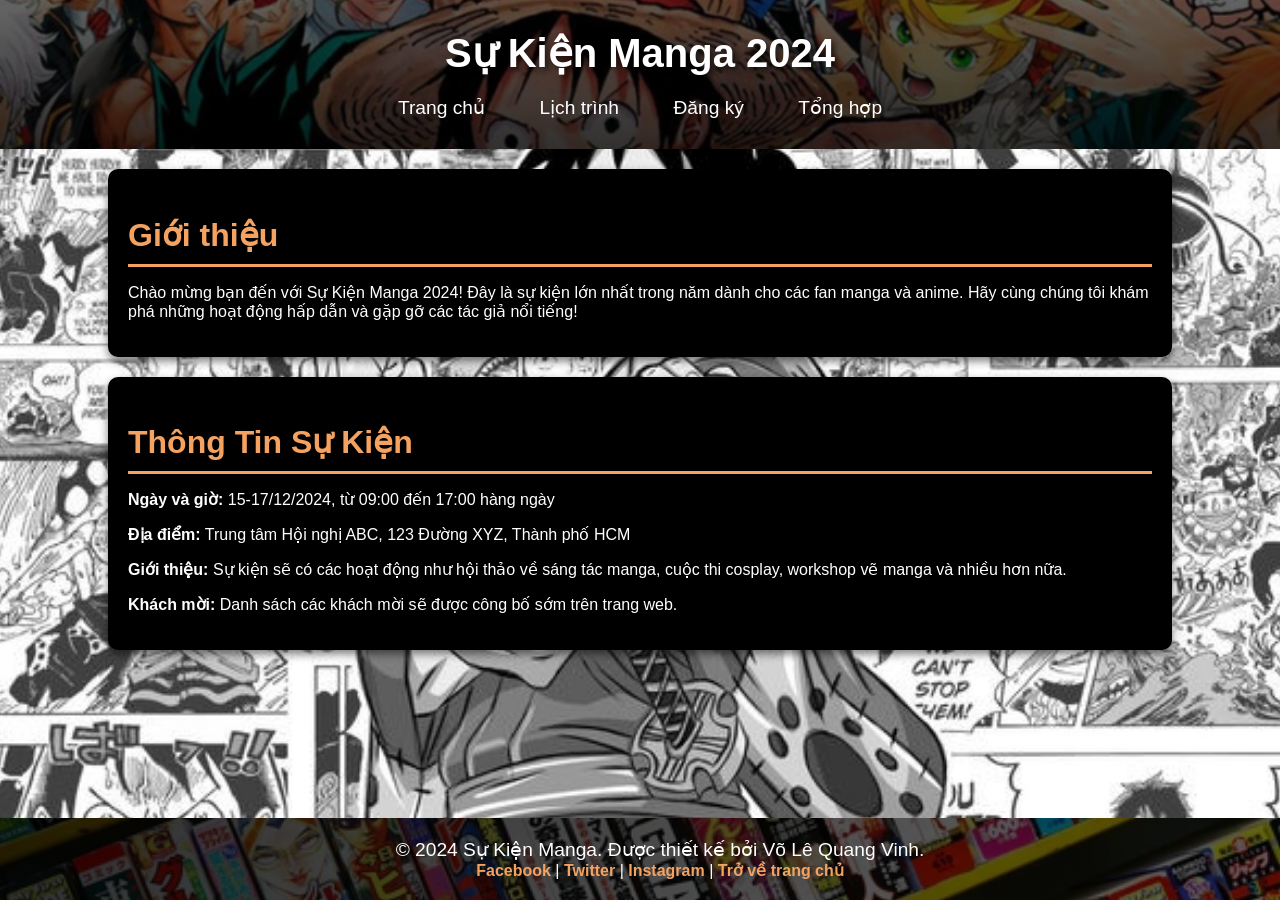
<file: member/portfolio_25050043/DuAn/BookVeSK/index.html>
<!DOCTYPE html>
<html lang="vi">
<head>
    <meta charset="UTF-8">
    <meta name="viewport" content="width=device-width, initial-scale=1.0">
    <title>Sự Kiện Manga 2024</title>
    <link rel="stylesheet" href="styles.css">
</head>
<body>

    <header>
        <h1>Sự Kiện Manga 2024</h1>
        <nav>
            <ul>
                <li><a href="index.html">Trang chủ</a></li>
                <li><a href="lichtrinh.html">Lịch trình</a></li>
                <li><a href="dangky.html">Đăng ký</a></li>
                <li><a href="Tonghop.html">Tổng hợp</a></li>
            </ul>
        </nav>
    </header>

    <div class="content">
        <div id="home" class="container">
            <div class="section">
                <h2>Giới thiệu</h2>
                <p>Chào mừng bạn đến với Sự Kiện Manga 2024! Đây là sự kiện lớn nhất trong năm dành cho các fan manga và anime. Hãy cùng chúng tôi khám phá những hoạt động hấp dẫn và gặp gỡ các tác giả nổi tiếng!</p>
            </div>
        </div>

        <div id="info" class="container">
            <div class="section">
                <h2>Thông Tin Sự Kiện</h2>
                <p><strong>Ngày và giờ:</strong> 15-17/12/2024, từ 09:00 đến 17:00 hàng ngày</p>
                <p><strong>Địa điểm:</strong> Trung tâm Hội nghị ABC, 123 Đường XYZ, Thành phố HCM</p>
                <p><strong>Giới thiệu:</strong> Sự kiện sẽ có các hoạt động như hội thảo về sáng tác manga, cuộc thi cosplay, workshop vẽ manga và nhiều hơn nữa.</p>
                <p><strong>Khách mời:</strong> Danh sách các khách mời sẽ được công bố sớm trên trang web.</p>
            </div>
        </div>
    </div>

    <footer>
        <p>© 2024 Sự Kiện Manga. Được thiết kế bởi Võ Lê Quang Vinh.</p>
        <a href="#">Facebook</a> | <a href="#">Twitter</a> | <a href="#">Instagram</a> | <a href="../../index.html#projects">Trở về trang chủ</a>
    </footer>

</body>
</html>
</file>
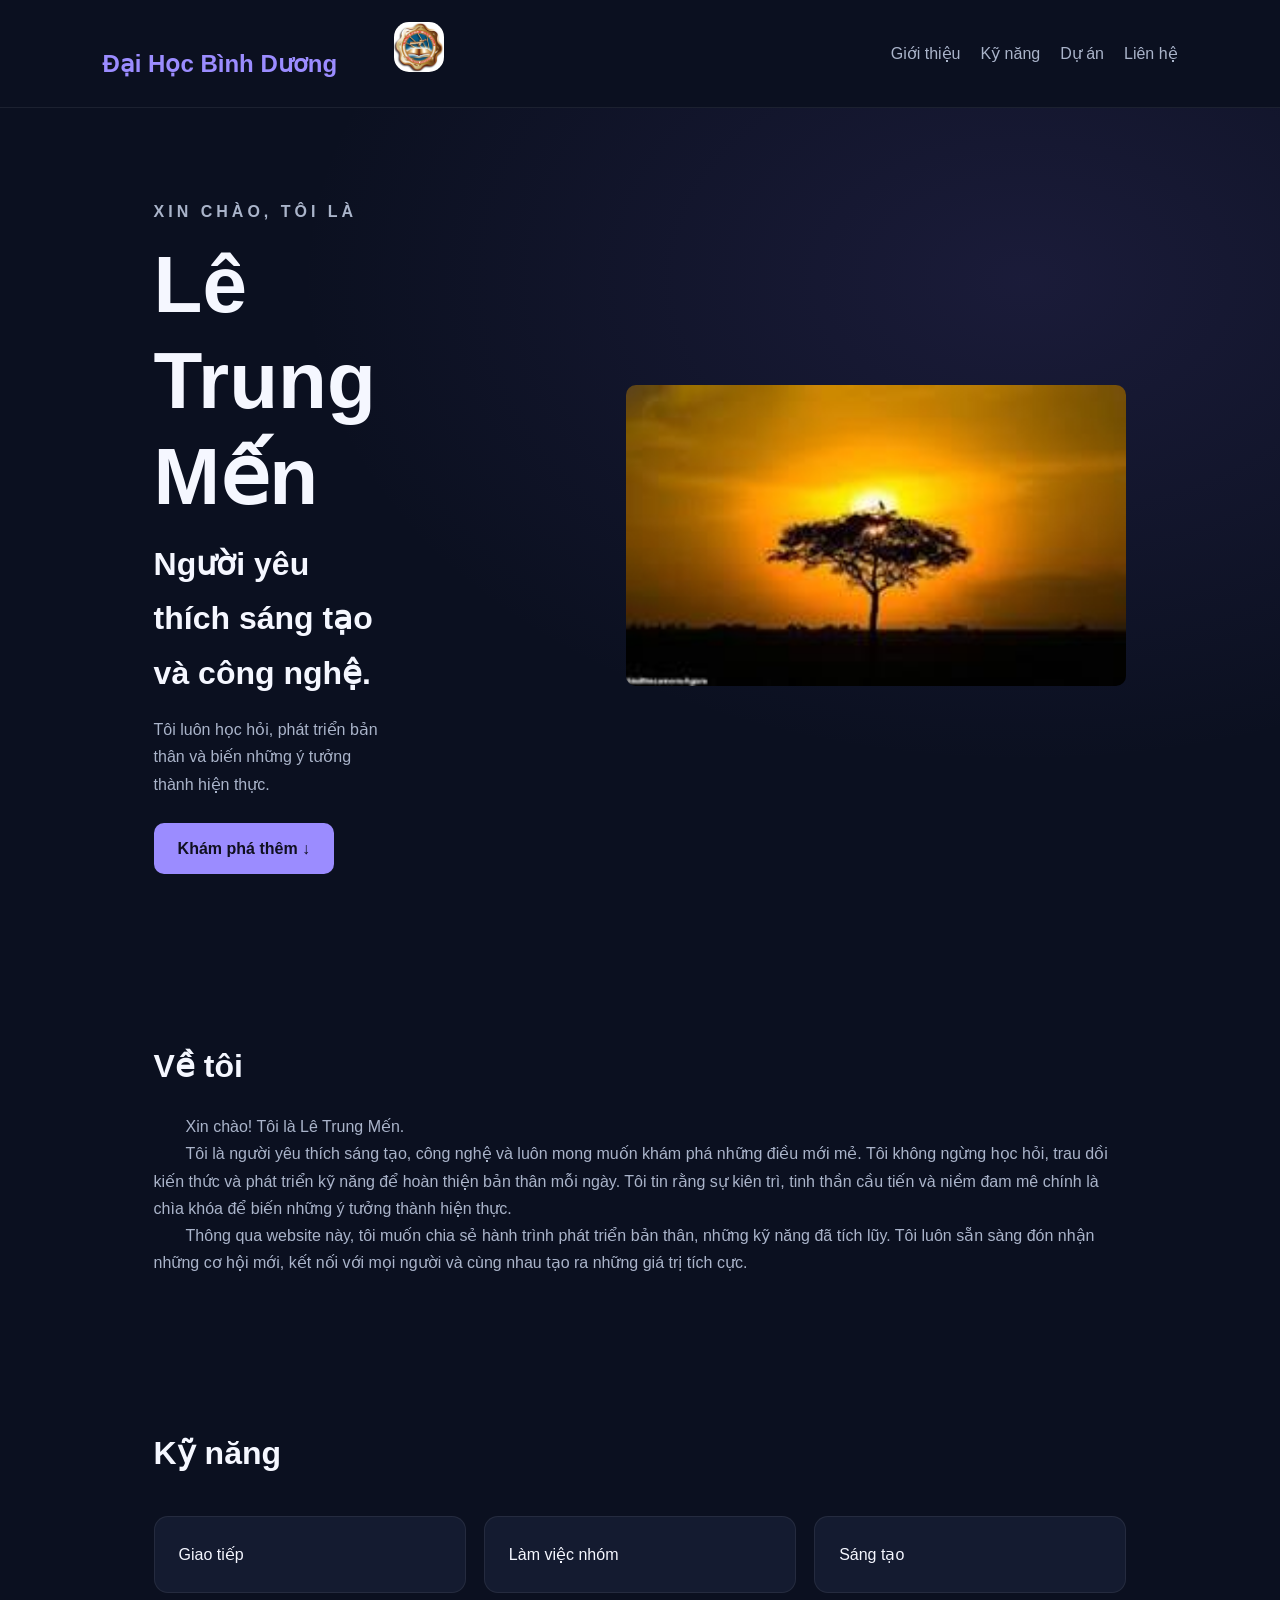
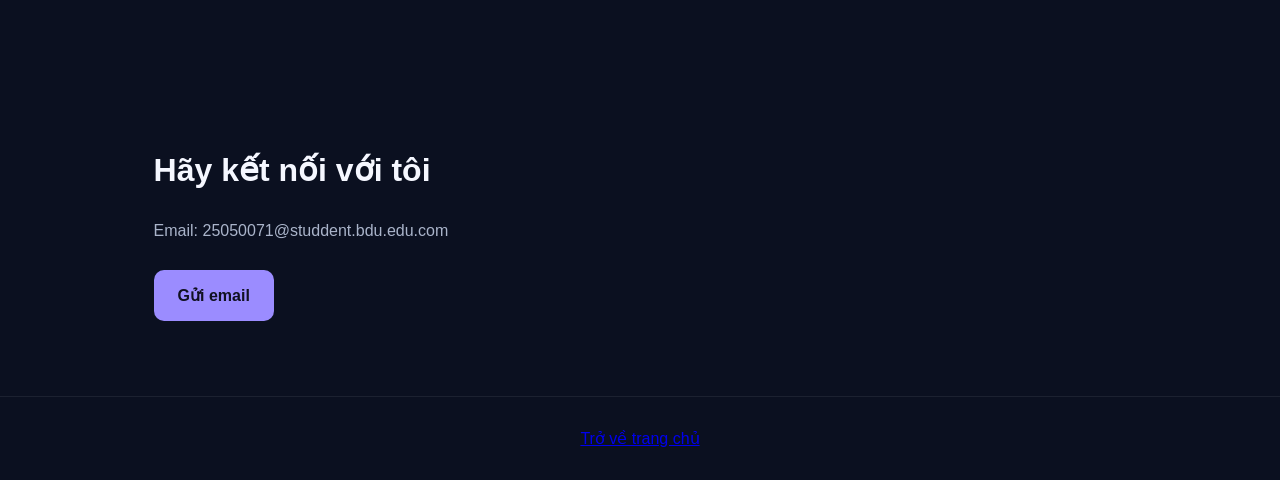
<file: member/25050071_LeTrungMen/indexx.html>
<!DOCTYPE html>
<html lang="vi">
<head>
  <meta charset="UTF-8">
  <meta name="viewport" content="width=device-width, initial-scale=1.0">
  <meta name="description" content="Website giới thiệu bản thân và các dự án cá nhân.">
  <title>Portfolio | Giới thiệu bản thân</title>
  <link rel="stylesheet" href="style.css">
</head>
<body>
  <header class="navbar">
    <a class="logo" href="#">Đại Học Bình Dương
    <img src="dhbd.jpg" alt="#" class="logoheader">
    </a>
    <nav>
      <a href="#about">Giới thiệu</a>
      <a href="#skills">Kỹ năng</a>
      <a href="#projects">Dự án</a>
      <a href="#contact">Liên hệ</a>
    </nav>
  </header>

  <main>
    
    <section class="hero">
      <div class="div">
        <div class="photo">
        <img src="anhtest.jpg" alt="#" class="pic"> 
      </div>
      <div class="text">
        <p class="eyebrow">XIN CHÀO, TÔI LÀ</p>
      <h1>
        Lê Trung Mến
      </h1>
      <h2>Người yêu thích sáng tạo và công nghệ.</h2>
      <p>
        Tôi luôn học hỏi, phát triển bản thân
        và biến những ý tưởng thành hiện thực.
      </p>
      <a class="button" href="#about">Khám phá thêm ↓</a>
      </div>
      </div>
    </section>

    <section id="about" class="section">
      <h2>Về tôi</h2>
      <p>
      <p class="ptext">Xin chào! Tôi là Lê Trung Mến.</p> 

      <p class="ptext">Tôi là người yêu thích sáng tạo, công nghệ và luôn mong muốn khám
      phá những điều mới mẻ. Tôi không ngừng học hỏi, trau dồi kiến thức 
      và phát triển kỹ năng để hoàn thiện bản thân mỗi ngày. 
      Tôi tin rằng sự kiên trì, tinh thần cầu tiến và niềm đam mê chính là 
      chìa khóa để biến những ý tưởng thành hiện thực.</p>

      <p class="ptext">Thông qua website này, tôi muốn chia sẻ hành trình phát triển bản thân,
      những kỹ năng đã tích lũy.
      Tôi luôn sẵn sàng đón nhận những cơ hội mới, 
      kết nối với mọi người và cùng nhau tạo ra những giá trị tích cực.</p>
      </p>
    </section>

    <section id="skills" class="section">
      <h2>Kỹ năng</h2>
      <div class="cards">
        <article class="card">Giao tiếp</article>
        <article class="card">Làm việc nhóm</article>
        <article class="card">Sáng tạo</article>
      </div>
    </section>

    <section id="contact" class="section">
      <h2>Hãy kết nối với tôi</h2>
      <p>Email: 25050071@studdent.bdu.edu.com</p>
      <a class="button" href="mailto:25050071@studdent.bdu.edu.com">
        Gửi email
      </a>
    </section>
  </main>

  <footer>
     <span id="year"></span> <a href="../../index.html">Trở về trang chủ</a>
  </footer>


</body>
</html>
</file>
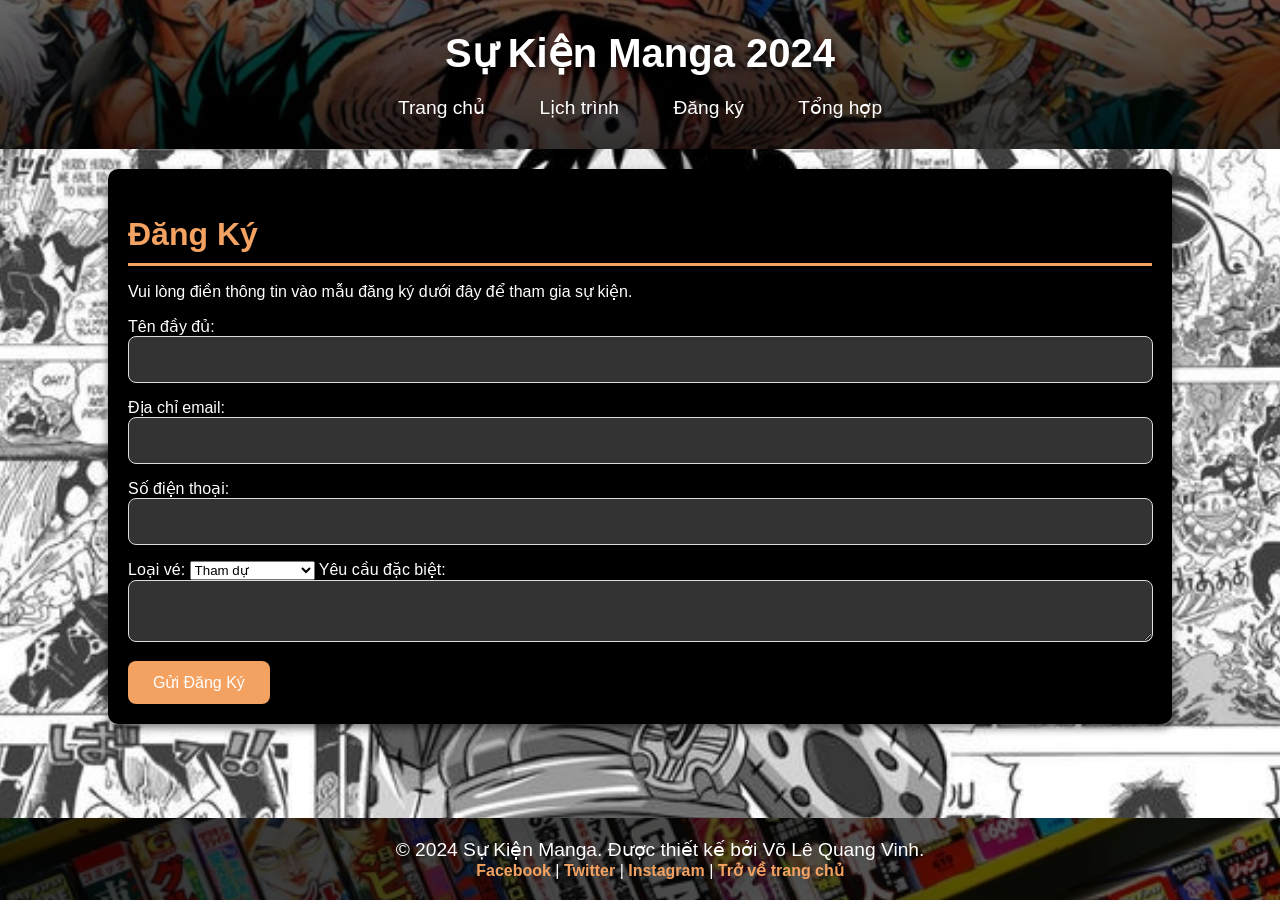
<file: member/portfolio_25050043/DuAn/BookVeSK/dangky.html>
<!DOCTYPE html>
<html lang="vi">
<head>
    <meta charset="UTF-8">
    <meta name="viewport" content="width=device-width, initial-scale=1.0">
    <title>Đăng Ký - Sự Kiện Manga 2024</title>
    <link rel="stylesheet" href="styles.css">
</head>
<body>

    <header>
        <h1>Sự Kiện Manga 2024</h1>
        <nav>
            <ul>
                <li><a href="index.html">Trang chủ</a></li>
                <li><a href="lichtrinh.html">Lịch trình</a></li>
                <li><a href="dangky.html">Đăng ký</a></li>
                <li><a href="Tonghop.html">Tổng hợp</a></li>
            </ul>
        </nav>
    </header>

    <div class="content">
        <div id="dangky" class="container">
            <div class="section">
                <h2>Đăng Ký</h2>
                <p>Vui lòng điền thông tin vào mẫu đăng ký dưới đây để tham gia sự kiện.</p>
                <form action="#" method="post" class="contact-form">
                    <label for="name">Tên đầy đủ:</label>
                    <input type="text" id="name" name="name" required>
    
                    <label for="email">Địa chỉ email:</label>
                    <input type="email" id="email" name="email" required>
    
                    <label for="phone">Số điện thoại:</label>
                    <input type="tel" id="phone" name="phone">
    
                    <label for="ticket">Loại vé:</label>
                    <select id="ticket" name="ticket">
                        <option value="attendee">Tham dự</option>
                        <option value="volunteer">Tình nguyện viên</option>
                        <option value="vip">VIP</option>
                    </select>
    
                    <label for="special-requests">Yêu cầu đặc biệt:</label>
                    <textarea id="special-requests" name="special-requests"></textarea>
    
                    <button type="submit">Gửi Đăng Ký</button>
                </form>
            </div>
        </div>
    </div>

    <footer>
        <p>© 2024 Sự Kiện Manga. Được thiết kế bởi Võ Lê Quang Vinh.</p>
        <a href="#">Facebook</a> | <a href="#">Twitter</a> | <a href="#">Instagram</a> | <a href="../../index.html#projects">Trở về trang chủ</a>
    </footer>

</body>
</html>
</file>
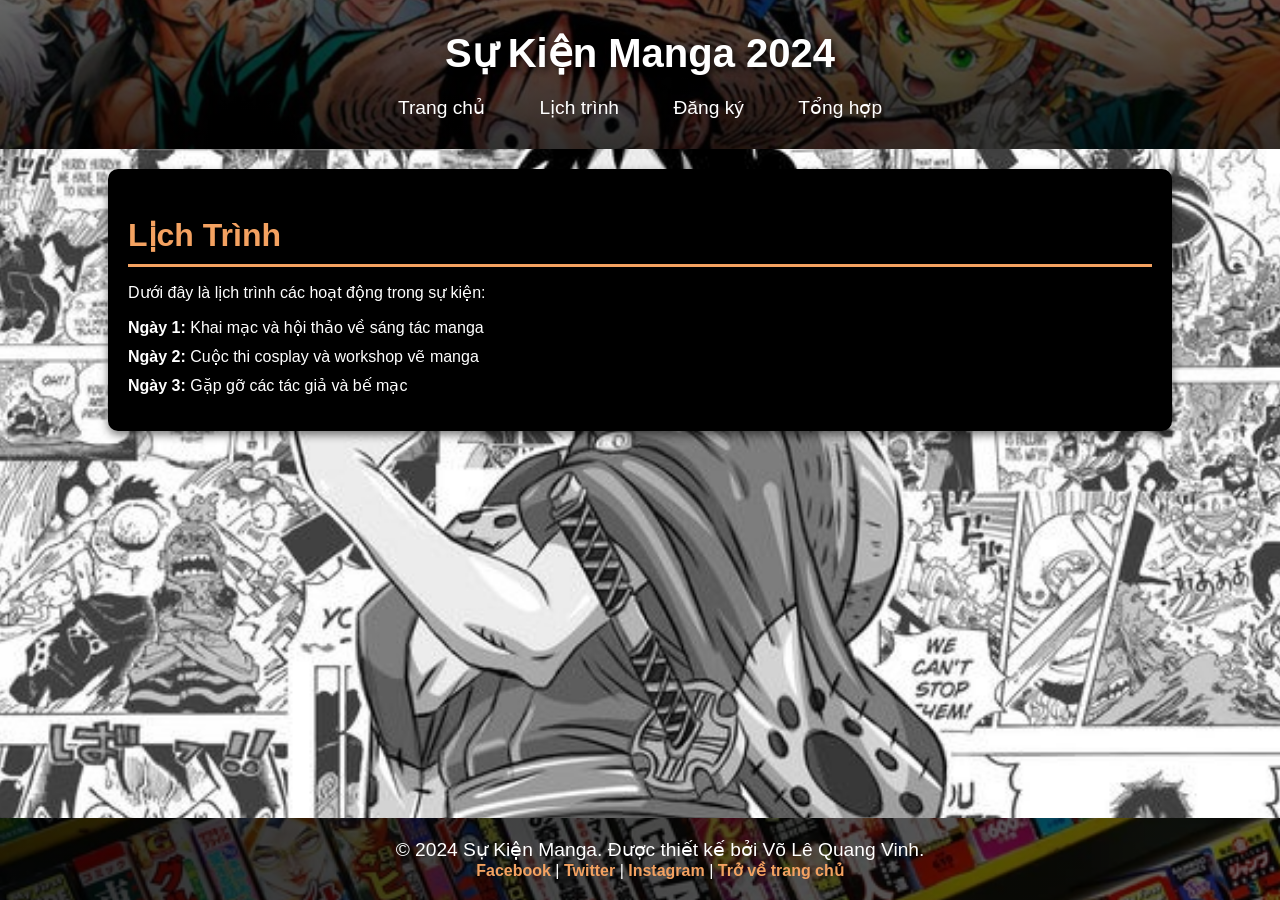
<file: member/portfolio_25050043/DuAn/BookVeSK/lichtrinh.html>
<!DOCTYPE html>
<html lang="vi">
<head>
    <meta charset="UTF-8">
    <meta name="viewport" content="width=device-width, initial-scale=1.0">
    <title>Lịch Trình - Sự Kiện Manga 2024</title>
    <link rel="stylesheet" href="styles.css">
</head>
<body>

    <header>
        <h1>Sự Kiện Manga 2024</h1>
        <nav>
            <ul>
                <li><a href="index.html">Trang chủ</a></li>
                <li><a href="lichtrinh.html">Lịch trình</a></li>
                <li><a href="dangky.html">Đăng ký</a></li>
                <li><a href="Tonghop.html">Tổng hợp</a></li>
            </ul>
        </nav>
    </header>

    <div class="content">
        <div id="lichtrinh" class="container">
            <div class="section">
                <h2>Lịch Trình</h2>
                <p>Dưới đây là lịch trình các hoạt động trong sự kiện:</p>
                <ul>
                    <li><strong>Ngày 1:</strong> Khai mạc và hội thảo về sáng tác manga</li>
                    <li><strong>Ngày 2:</strong> Cuộc thi cosplay và workshop vẽ manga</li>
                    <li><strong>Ngày 3:</strong> Gặp gỡ các tác giả và bế mạc</li>
                </ul>
            </div>
        </div>
    </div>

    <footer>
        <p>© 2024 Sự Kiện Manga. Được thiết kế bởi Võ Lê Quang Vinh.</p>
        <a href="#">Facebook</a> | <a href="#">Twitter</a> | <a href="#">Instagram</a> | <a href="../../index.html#projects">Trở về trang chủ</a>
    </footer>

</body>
</html>
</file>
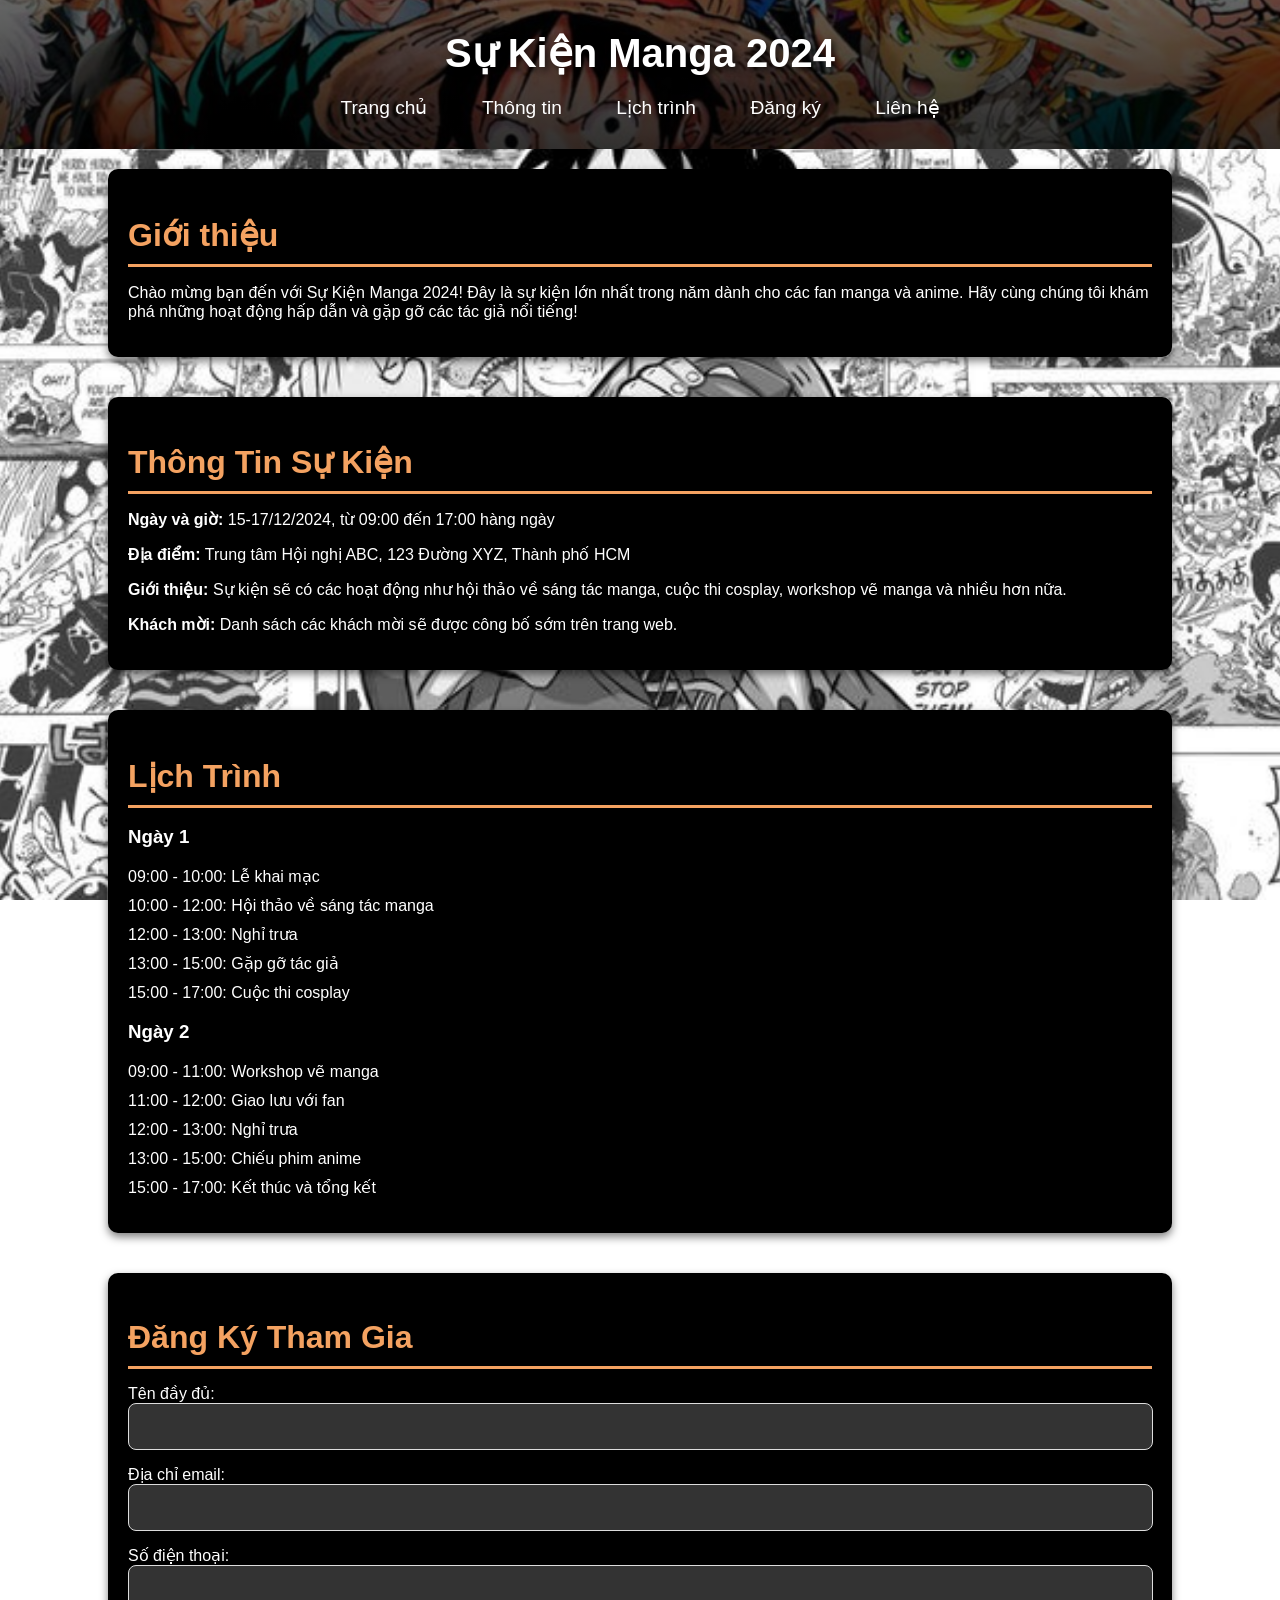
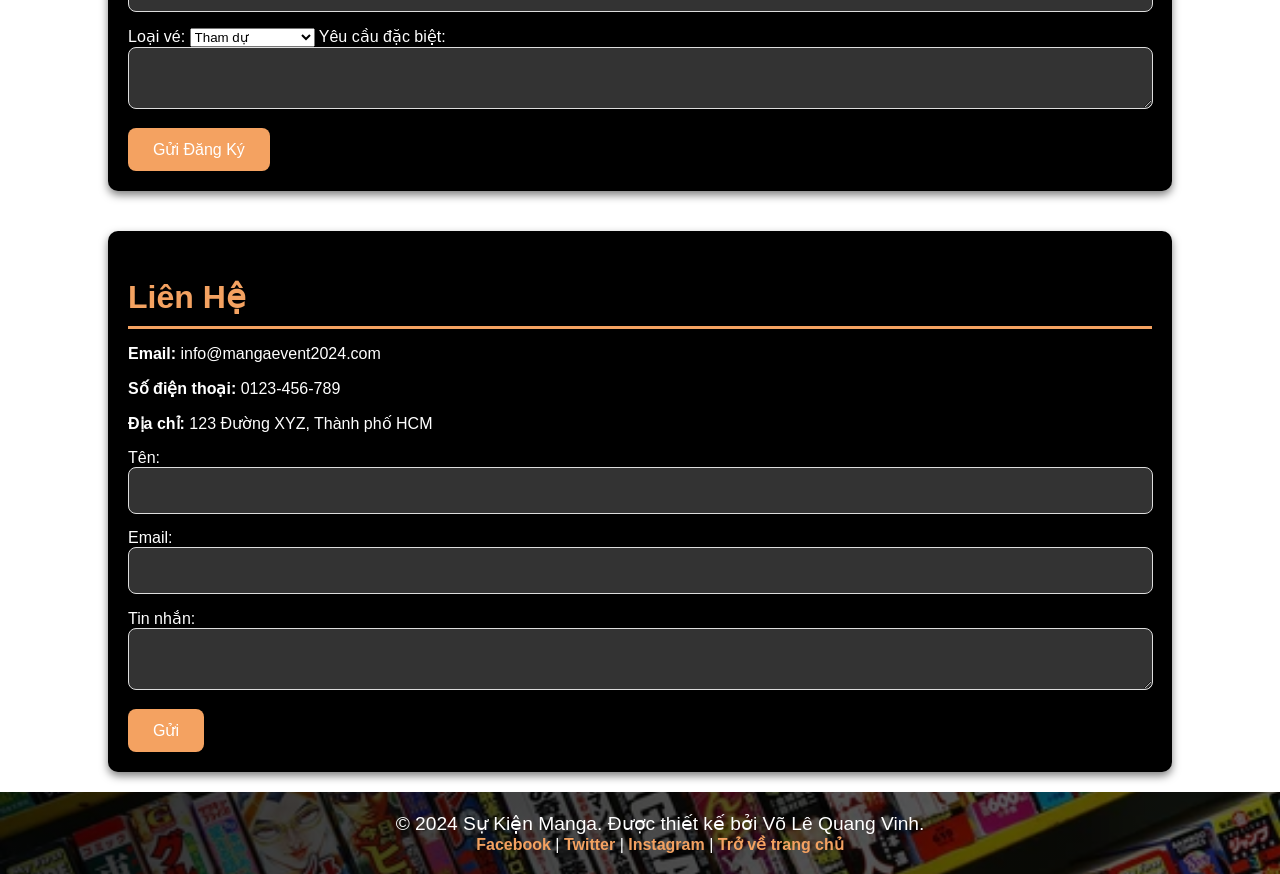
<file: member/portfolio_25050043/DuAn/BookVeSK/Tonghop.html>
<!DOCTYPE html>
<html lang="vi">
<head>
    <meta charset="UTF-8">
    <meta name="viewport" content="width=device-width, initial-scale=1.0">
    <title>Sự Kiện Manga 2024 - Tổng Hợp</title>
    <link rel="stylesheet" href="styles.css">
</head>
<body>

    <header>
        <h1>Sự Kiện Manga 2024</h1>
        <nav>
            <ul>
                <li><a href="index.html">Trang chủ</a></li>
                <li><a href="#info">Thông tin</a></li>
                <li><a href="lichtrinh.html">Lịch trình</a></li>
                <li><a href="dangky.html">Đăng ký</a></li>
                <li><a href="#contact">Liên hệ</a></li>
            </ul>
        </nav>
    </header>

    <!-- Phần Giới thiệu -->
    <section id="home" class="container">
        <div class="section">
            <h2>Giới thiệu</h2>
            <p>Chào mừng bạn đến với Sự Kiện Manga 2024! Đây là sự kiện lớn nhất trong năm dành cho các fan manga và anime. Hãy cùng chúng tôi khám phá những hoạt động hấp dẫn và gặp gỡ các tác giả nổi tiếng!</p>
        </div>
    </section>

    <!-- Phần Thông tin -->
    <section id="info" class="container">
        <div class="section">
            <h2>Thông Tin Sự Kiện</h2>
            <p><strong>Ngày và giờ:</strong> 15-17/12/2024, từ 09:00 đến 17:00 hàng ngày</p>
            <p><strong>Địa điểm:</strong> Trung tâm Hội nghị ABC, 123 Đường XYZ, Thành phố HCM</p>
            <p><strong>Giới thiệu:</strong> Sự kiện sẽ có các hoạt động như hội thảo về sáng tác manga, cuộc thi cosplay, workshop vẽ manga và nhiều hơn nữa.</p>
            <p><strong>Khách mời:</strong> Danh sách các khách mời sẽ được công bố sớm trên trang web.</p>
        </div>
    </section>

    <!-- Phần Lịch trình -->
    <section id="schedule" class="container">
        <div class="section">
            <h2>Lịch Trình</h2>
            <h3>Ngày 1</h3>
            <ul>
                <li>09:00 - 10:00: Lễ khai mạc</li>
                <li>10:00 - 12:00: Hội thảo về sáng tác manga</li>
                <li>12:00 - 13:00: Nghỉ trưa</li>
                <li>13:00 - 15:00: Gặp gỡ tác giả</li>
                <li>15:00 - 17:00: Cuộc thi cosplay</li>
            </ul>
            <h3>Ngày 2</h3>
            <ul>
                <li>09:00 - 11:00: Workshop vẽ manga</li>
                <li>11:00 - 12:00: Giao lưu với fan</li>
                <li>12:00 - 13:00: Nghỉ trưa</li>
                <li>13:00 - 15:00: Chiếu phim anime</li>
                <li>15:00 - 17:00: Kết thúc và tổng kết</li>
            </ul>
        </div>
    </section>

    <!-- Phần Đăng ký -->
    <section id="register" class="container">
        <div class="section">
            <h2>Đăng Ký Tham Gia</h2>
            <form action="#" method="post" class="contact-form">
                <label for="name">Tên đầy đủ:</label>
                <input type="text" id="name" name="name" required>

                <label for="email">Địa chỉ email:</label>
                <input type="email" id="email" name="email" required>

                <label for="phone">Số điện thoại:</label>
                <input type="tel" id="phone" name="phone">

                <label for="ticket">Loại vé:</label>
                <select id="ticket" name="ticket">
                    <option value="attendee">Tham dự</option>
                    <option value="volunteer">Tình nguyện viên</option>
                    <option value="vip">VIP</option>
                </select>

                <label for="special-requests">Yêu cầu đặc biệt:</label>
                <textarea id="special-requests" name="special-requests"></textarea>

                <button type="submit">Gửi Đăng Ký</button>
            </form>
        </div>
    </section>

    <!-- Phần Liên hệ -->
    <section id="contact" class="container">
        <div class="section">
            <h2>Liên Hệ</h2>
            <p><strong>Email:</strong> info@mangaevent2024.com</p>
            <p><strong>Số điện thoại:</strong> 0123-456-789</p>
            <p><strong>Địa chỉ:</strong> 123 Đường XYZ, Thành phố HCM</p>
            <form action="#" method="post" class="contact-form">
                <label for="contact-name">Tên:</label>
                <input type="text" id="contact-name" name="contact-name" required>

                <label for="contact-email">Email:</label>
                <input type="email" id="contact-email" name="contact-email" required>

                <label for="contact-message">Tin nhắn:</label>
                <textarea id="contact-message" name="contact-message" required></textarea>

                <button type="submit">Gửi</button>
            </form>
        </div>
    </section>

    <!-- Phần Footer -->
    <footer>
        <p>© 2024 Sự Kiện Manga. Được thiết kế bởi Võ Lê Quang Vinh.</p>
        <a href="#">Facebook</a> | <a href="#">Twitter</a> | <a href="#">Instagram</a> | <a href="../../index.html#projects">Trở về trang chủ</a>
    </footer>

</body>
</html>
</file>
<file: style.css>
:root{--bg-main:#0F172A;--text-main:#E2E8F0;--accent-blue:#3B82F6;--status-active:#10B981;--card-bg:#1E293B;--border-color:#334155}body{background-color:var(--bg-main)!important;color:var(--text-main)!important;font-family:-apple-system,BlinkMacSystemFont,"Segoe UI",Roboto,sans-serif}.text-slate{color:var(--text-main)}.member-card{background-color:var(--card-bg)!important;border:1px solid var(--border-color)!important;border-radius:12px!important;transition:all .25s ease-in-out}.member-card:hover{border-color:var(--accent-blue)!important;transform:translateY(-4px);box-shadow:0 10px 25px -5px rgba(59,130,246,.2)}.member-card.active{border-color:var(--accent-blue)!important;background-color:rgba(59,130,246,.08)!important;box-shadow:0 0 0 2px var(--accent-blue)}.avatar{width:64px;height:64px;border-radius:50%;background-color:var(--border-color);display:flex;align-items:center;justify-content:center;font-weight:600;font-size:1.1rem;color:var(--text-main)}.role-text{color:#94A3B8}.status-badge{display:inline-flex;align-items:center;gap:6px;font-size:.75rem;font-weight:500;padding:4px 12px;border-radius:20px}.status-badge.available{color:var(--status-active);background-color:rgba(16,185,129,.1);border:1px solid rgba(16,185,129,.2)}.status-badge.available .status-dot{width:6px;height:6px;background-color:var(--status-active);border-radius:50%;box-shadow:0 0 8px var(--status-active)}.status-badge.busy{color:#94A3B8;background-color:rgba(148,163,184,.1);border:1px solid rgba(148,163,184,.2)}.status-badge.busy .status-dot{width:6px;height:6px;background-color:#94A3B8;border-radius:50%}
</file>
<file: member/portfolio_25050043/css/style.css>
:root{--rose:#d5a79b;--sage:#b9c5bf;--teal:#8fa9a5;--ivory:#e9e5df;--mist:#dfe3e0;--stone:#d3d8d4;--ink:#273735;--muted:#697571;--paper:#f8f7f4;--white:#fff;--line:rgba(39,55,53,.15);--shadow:0 22px 60px rgba(49,64,60,.12);--font-sans:"Inter",system-ui,-apple-system,BlinkMacSystemFont,"Segoe UI",Roboto,"Helvetica Neue",Arial,sans-serif;--fs-xs:clamp(.75rem,.7rem + .25vw,.8125rem);--fs-sm:clamp(.875rem,.83rem + .2vw,.9375rem);--fs-base:clamp(1rem,.95rem + .25vw,1.125rem);--fs-lg:clamp(1.125rem,1.05rem + .35vw,1.25rem);--fs-xl:clamp(1.25rem,1.15rem + .5vw,1.5rem);--fs-2xl:clamp(1.5rem,1.35rem + .75vw,1.875rem);--fs-3xl:clamp(2rem,1.75rem + 1.25vw,2.5rem);--fs-4xl:clamp(2.5rem,2rem + 2.5vw,3.75rem);--lh-tight:1.15;--lh-heading:1.25;--lh-body:1.6;--space-xs:.5rem;--space-sm:1rem;--space-md:2rem;--space-lg:4rem;--space-xl:6rem}*{box-sizing:border-box;margin:0;padding:0}html{scroll-behavior:auto!important;scroll-padding-top:90px}body{background:var(--paper);color:var(--ink);font-family:var(--font-sans);font-size:var(--fs-base);line-height:var(--lh-body);transition:background .4s ease,color .4s ease;-webkit-font-smoothing:antialiased}body.dark{--paper:#1d2423;--white:#25302e;--ink:#f1eee8;--muted:#a3b0aa;--line:rgba(241,238,232,.12);--ivory:#2b3533;--mist:#283230;--stone:#323e3b;--shadow:0 22px 60px rgba(0,0,0,.35)}::-webkit-scrollbar{width:8px}::-webkit-scrollbar-track{background:var(--paper);transition:background .4s ease}::-webkit-scrollbar-thumb{background:linear-gradient(180deg,var(--rose),var(--teal));border-radius:10px;border:2px solid var(--paper)}::-webkit-scrollbar-thumb:hover{background:linear-gradient(180deg,var(--teal),var(--rose));box-shadow:0 0 10px var(--rose)}*{scrollbar-width:thin;scrollbar-color:var(--rose) var(--paper)}.sparkle{position:fixed;pointer-events:none;z-index:9999;font-size:14px;user-select:none;transform:translate(-50%,-50%);animation:sparkle-anim .8s ease-out forwards}@keyframes sparkle-anim{0%{transform:translate(-50%,-50%) scale(0) rotate(0deg);opacity:1}50%{transform:translate(-50%,-50%) scale(1.3) rotate(90deg);opacity:.9}100%{transform:translate(calc(-50% + var(--dx, 0px)),calc(-50% + var(--dy, -20px))) scale(0) rotate(180deg);opacity:0}}a{color:inherit;text-decoration:none}button,input,textarea{font:inherit}button,a{-webkit-tap-highlight-color:transparent}button{color:inherit}.container{width:min(1120px,calc(100% - 48px));margin-inline:auto}.section{padding:var(--space-xl) 0}.section-tint{background:var(--ivory);transition:background .4s ease}.skip-link{position:absolute;top:-50px;left:16px;background:var(--ink);color:var(--paper);padding:8px 14px;z-index:100}.skip-link:focus{top:12px}.scroll-progress-bar{position:fixed;top:0;left:0;height:2.5px;background:linear-gradient(90deg,var(--rose),var(--teal));z-index:9999;width:0%;transition:width .1s ease-out;box-shadow:0 0 8px rgba(213,167,155,.4)}.custom-cursor{position:fixed;width:8px;height:8px;background:var(--rose);border-radius:50%;pointer-events:none;z-index:99999;transform:translate(-50%,-50%);transition:transform .15s ease-out,background .3s ease;mix-blend-mode:difference}.custom-cursor-follower{position:fixed;width:32px;height:32px;border:1px solid var(--rose);border-radius:50%;pointer-events:none;z-index:99998;transform:translate(-50%,-50%);transition:transform .25s ease-out,width .3s ease,height .3s ease,border-color .3s ease;opacity:.6}.custom-cursor.hovering{transform:translate(-50%,-50%) scale(2.5);background:var(--teal)}.custom-cursor-follower.hovering{transform:translate(-50%,-50%) scale(1.5);border-color:var(--teal);opacity:.3}@media(max-width:900px){.custom-cursor,.custom-cursor-follower{display:none!important}}.site-header{height:78px;position:sticky;top:0;z-index:50;background:color-mix(in srgb,var(--paper) 88%,transparent);backdrop-filter:blur(16px);border-bottom:1px solid var(--line);transition:background .4s ease,border-color .4s ease}.nav,.nav-links,.brand{display:flex;align-items:center}.nav{height:100%;justify-content:space-between}.brand{gap:10px;font-size:var(--fs-lg);font-weight:700;letter-spacing:-.5px}.brand-mark{display:grid;place-items:center;width:35px;height:35px;background:var(--rose);color:#fff;border-radius:50%;font-family:var(--font-sans);font-size:var(--fs-lg);transition:transform .3s ease}.brand:hover .brand-mark{transform:rotate(12deg) scale(1.05)}.brand-dot,.accent{color:var(--rose)}.nav-links{gap:30px;font-size:var(--fs-sm);font-weight:600}.nav-links>a:not(.nav-cta){position:relative;padding:4px 0;transition:color .3s ease}.nav-links>a:not(.nav-cta)::after{content:'';position:absolute;bottom:0;left:0;width:0;height:1.5px;background:var(--rose);transition:width .3s ease}.nav-links>a:not(.nav-cta):hover::after,.nav-links>a:not(.nav-cta).active::after{width:100%}.nav-links>a:hover,.nav-links>a.active,.text-link:hover{color:var(--rose)}.nav-cta{padding:10px 18px;background:var(--teal);color:#fff;border-radius:20px;transition:all .3s ease;box-shadow:0 4px 14px rgba(143,169,165,.2)}.nav-cta:hover{transform:translateY(-2px);box-shadow:0 6px 20px rgba(143,169,165,.35)}.nav-cta span{padding-left:6px;display:inline-block;transition:transform .3s ease}.nav-cta:hover span{transform:translate(2px,-2px)}.theme-toggle,.menu-toggle{border:1px solid var(--line);background:transparent;width:38px;height:38px;border-radius:50%;cursor:pointer;display:grid;place-items:center;transition:all .3s ease}.theme-toggle:hover,.menu-toggle:hover{border-color:var(--rose);transform:scale(1.08)}.theme-toggle{font-size:var(--fs-lg)}.menu-toggle{display:none}.hero{min-height:670px;display:grid;grid-template-columns:1.05fr .95fr;align-items:center;gap:35px;position:relative;padding-top:72px;padding-bottom:105px}.eyebrow{display:flex;align-items:center;gap:10px;font-size:var(--fs-xs);letter-spacing:2px;font-weight:700;color:var(--muted);margin-bottom:var(--space-sm);text-transform:uppercase}.eyebrow-line{height:1px;width:28px;background:var(--rose)}h1,h2,h3,h4,p{margin-top:0}h1,.h1{font-family:var(--font-sans);font-size:var(--fs-4xl);line-height:var(--lh-tight);font-weight:700;letter-spacing:-1.8px;margin-bottom:var(--space-sm)}h2,.h2{font-family:var(--font-sans);font-size:var(--fs-3xl);line-height:var(--lh-heading);font-weight:700;letter-spacing:-1px}h3,.h3{font-size:var(--fs-xl);line-height:var(--lh-heading);font-weight:600}h4,.h4{font-size:var(--fs-lg);line-height:var(--lh-heading);font-weight:600}h1 em,h2 em{font-weight:600;color:#a77d72;font-style:italic}body.dark h1 em,body.dark h2 em{color:var(--rose)}.hero-text{max-width:475px;color:var(--muted);font-size:var(--fs-sm);line-height:var(--lh-body)}.hero-text strong{color:var(--ink);font-weight:700}.hero-actions{display:flex;align-items:center;gap:25px;margin-top:var(--space-md)}.button{display:inline-flex;align-items:center;justify-content:center;gap:12px;border:0;padding:14px 24px;border-radius:30px;font-size:var(--fs-sm);font-weight:600;cursor:pointer;transition:all .3s cubic-bezier(.16,1,.3,1)}.button:hover{transform:translateY(-3px);box-shadow:0 12px 28px rgba(39,55,53,.15)}.button-primary{background:var(--ink);color:var(--paper)}.button-primary span{font-size:var(--fs-base);transition:transform .3s ease}.button-primary:hover span{transform:translateX(3px)}.text-link{font-size:var(--fs-sm);font-weight:600;transition:color .3s ease}.text-link span{padding-left:6px;display:inline-block;transition:transform .3s ease}.text-link:hover span{transform:translateY(3px)}.hero-meta{display:flex;align-items:center;gap:9px;margin-top:var(--space-md);color:var(--muted);font-size:var(--fs-xs)}.status-dot{width:8px;height:8px;border-radius:50%;background:#7c9e87;box-shadow:0 0 0 4px rgba(124,158,135,.2);animation:pulse-dot 2s infinite ease-in-out}@keyframes pulse-dot{0%,100%{transform:scale(1);box-shadow:0 0 0 4px rgba(124,158,135,.2)}50%{transform:scale(1.15);box-shadow:0 0 0 8px rgba(124,158,135,.05)}}.meta-separator{color:var(--rose)}.hero-art{height:470px;position:relative;display:grid;place-items:center}.art-backdrop{position:absolute;inset:32px 18px 12px 55px;background:var(--sage);border-radius:48% 48% 4px 4px;transform:rotate(3deg);transition:transform .5s ease}.hero-art:hover .art-backdrop{transform:rotate(1deg) scale(1.02)}.art-circle{position:absolute;border-radius:50%;border:1px solid rgba(255,255,255,.5)}.circle-one{width:310px;height:310px;right:2px;top:35px}.circle-two{width:240px;height:240px;left:0;bottom:0;border-color:rgba(255,255,255,.6)}.portrait-card{position:relative;width:270px;height:360px;background:var(--rose);box-shadow:var(--shadow);padding:16px;transform:rotate(-3deg);z-index:2;border-radius:8px;transition:transform .5s cubic-bezier(.16,1,.3,1)}.hero-art:hover .portrait-card{transform:rotate(0deg) scale(1.02)}.portrait-top,.portrait-bottom{display:flex;justify-content:space-between;font-size:var(--fs-xs);line-height:1.4;letter-spacing:1px;font-weight:700;color:#fff}.portrait-illustration{position:relative;height:285px;overflow:hidden;background:#e7c4b6;margin:12px 0;border-radius:4px}.portrait-illustration img{transition:transform .7s ease}.hero-art:hover .portrait-illustration img{transform:scale(1.05)}.decor-star{position:absolute;color:#fff;font-size:26px;z-index:3;transition:transform .5s ease}.star-one{right:15px;top:130px}.star-two{left:35px;bottom:65px;font-size:18px}.hero-art:hover .decor-star{transform:rotate(45deg) scale(1.2)}.scroll-cue{position:absolute;bottom:37px;left:0;display:flex;align-items:center;gap:12px;font-size:var(--fs-xs);letter-spacing:1.7px;color:var(--muted);transition:opacity .3s ease}.scroll-cue span{width:30px;height:1px;background:var(--rose);transition:width .3s ease}.scroll-cue:hover span{width:45px}.about-grid,.journey-grid,.contact-grid{display:grid;grid-template-columns:.85fr 1.15fr;gap:var(--space-xl)}.about-content{padding-top:8px}.lead{font-family:var(--font-sans);font-size:var(--fs-2xl);line-height:1.55;font-weight:500}.about-content>p:not(.lead){font-size:var(--fs-sm);color:var(--muted);line-height:var(--lh-body)}.about-facts{display:grid;grid-template-columns:repeat(3,1fr);gap:18px;border-top:1px solid var(--line);margin-top:var(--space-md);padding-top:22px}.about-facts>div{display:flex;flex-direction:column;gap:7px}.fact-label{font-size:var(--fs-xs);letter-spacing:1.2px;color:var(--muted)}.about-facts strong{font-size:var(--fs-sm)}.centered{text-align:center;max-width:620px;margin:0 auto var(--space-lg)}.centered .eyebrow{justify-content:center}.section-intro{font-size:var(--fs-sm);color:var(--muted);line-height:var(--lh-body);max-width:440px}.centered .section-intro{margin:0 auto}.skills-grid{display:grid;grid-template-columns:repeat(3,1fr);gap:18px}.skill-card{padding:32px 28px;border:1px solid var(--line);background:var(--white);border-radius:12px;transition:all .4s cubic-bezier(.16,1,.3,1)}.skill-card:hover{transform:translateY(-8px);box-shadow:var(--shadow);border-color:rgba(213,167,155,.4)}.skill-icon{display:grid;place-items:center;width:44px;height:44px;border-radius:50%;background:var(--ivory);color:#9a7167;font-size:var(--fs-xl);margin-bottom:22px;transition:transform .3s ease,background .3s ease}.skill-card:hover .skill-icon{transform:scale(1.1);background:var(--rose);color:#fff}.skill-card p{font-size:var(--fs-sm);color:var(--muted);min-height:62px}.skill-tags{display:flex;gap:7px;flex-wrap:wrap;margin-top:17px}.skill-tags span{font-size:var(--fs-xs);background:var(--ivory);padding:5px 11px;border-radius:15px;color:var(--muted);transition:all .25s ease}.skill-card:hover .skill-tags span{background:var(--mist);color:var(--ink)}.journey-grid{align-items:start}.timeline{border-top:1px solid var(--line)}.timeline-item{display:grid;grid-template-columns:140px 1fr;gap:25px;padding:28px 0;border-bottom:1px solid var(--line)}.timeline-date{font-size:var(--fs-xs);letter-spacing:1px;color:#a77d72;font-weight:700;padding-top:6px}.timeline .muted{color:var(--muted);font-size:var(--fs-sm)}.projects-heading{display:flex;align-items:flex-end;justify-content:space-between;margin-bottom:var(--space-md)}.project-filters{display:flex;gap:8px;flex-wrap:wrap}.filter-btn{background:transparent;border:1px solid var(--line);padding:8px 18px;border-radius:20px;font-size:var(--fs-xs);font-weight:600;cursor:pointer;transition:all .3s ease}.filter-btn.active,.filter-btn:hover{background:var(--ink);color:var(--paper);border-color:var(--ink)}.projects-grid{display:grid;grid-template-columns:1.1fr .9fr;gap:24px;align-items:start}.project-card{border-radius:12px;overflow:hidden;background:var(--white);border:1px solid var(--line);transition:all .4s cubic-bezier(.16,1,.3,1)}.project-card:hover{transform:translateY(-6px);box-shadow:var(--shadow)}.project-visual{height:300px;display:grid;place-items:center;overflow:hidden;padding:24px}.visual-shop{background:var(--mist)}.visual-task{background:#e4d5cd}.mock-browser{width:100%;height:100%;background:#f7f4ee;border-radius:6px;overflow:hidden;box-shadow:0 15px 30px rgba(49,64,60,.12);transition:transform .4s ease}.project-card:hover .mock-browser{transform:scale(1.02)}.browser-bar{height:25px;display:flex;align-items:center;gap:4px;padding:0 9px;border-bottom:1px solid #d9d8d0;color:#7e8580}.browser-bar i{width:5px;height:5px;border-radius:50%;background:#d5a79b}.browser-bar span{margin:auto;font-size:10px}.shop-layout{display:grid;grid-template-columns:1fr 1fr;height:calc(100% - 25px);padding:20px 16px}.shop-copy{display:flex;flex-direction:column;align-items:flex-start;justify-content:center;color:#394541}.shop-copy small{font-size:var(--fs-xs)}.shop-copy strong{font-family:var(--font-sans);font-size:var(--fs-xl);font-weight:600;line-height:1.1;margin:12px 0}.project-info{display:flex;justify-content:space-between;gap:15px;padding:24px}.project-type{font-size:var(--fs-xs);letter-spacing:1.5px;color:#a77d72;font-weight:700;margin-bottom:9px}.project-link{flex-shrink:0;display:grid;place-items:center;width:40px;height:40px;border:1px solid var(--line);border-radius:50%;transition:all .3s ease}.project-link:hover{background:var(--rose);color:#fff;border-color:var(--rose);transform:rotate(45deg)}.project-card .skill-tags{padding:0 24px 24px}.task-window{width:min(260px,100%);background:#f8f7f4;border-radius:8px;padding:18px 20px;box-shadow:0 15px 30px rgba(49,64,60,.12);color:#35413e;transition:transform .4s ease}.project-card:hover .task-window{transform:scale(1.03)}.contact-section{background:var(--teal);color:#fff;border-radius:24px;margin-bottom:var(--space-xl)}.contact-grid{grid-template-columns:1fr .9fr;gap:var(--space-xl);align-items:start;padding:var(--space-md) 0}.contact-section .eyebrow,.contact-section .section-intro{color:rgba(241,243,239,.8)}.contact-section h2 em{color:#f0d5ca}.contact-details{display:flex;flex-direction:column;align-items:flex-start;gap:8px;margin-top:var(--space-md);font-size:var(--fs-sm)}.contact-details>a{font-size:var(--fs-base);border-bottom:1px solid rgba(255,255,255,.5);padding-bottom:5px;transition:border-color .3s ease}.contact-details>a:hover{border-color:#fff}.social-links{display:flex;gap:20px;margin-top:14px}.social-links a{font-size:var(--fs-xs);border-bottom:1px solid rgba(255,255,255,.4);transition:border-color .3s ease}.social-links a:hover{border-color:#fff}.contact-form{background:var(--paper);color:var(--ink);padding:36px;border-radius:16px;box-shadow:var(--shadow)}.form-heading{display:flex;justify-content:space-between;font-size:var(--fs-xs);letter-spacing:1.5px;font-weight:700;margin-bottom:25px}.form-heading span+span{color:var(--rose);font-size:var(--fs-xl)}.contact-form label{display:block;font-size:var(--fs-xs);font-weight:700;margin:15px 0 7px}.contact-form input,.contact-form textarea{width:100%;border:1px solid var(--line);background:var(--white);padding:12px 16px;border-radius:8px;font-size:var(--fs-sm);outline:none;color:var(--ink);transition:all .25s ease}.contact-form input:focus,.contact-form textarea:focus{border-color:var(--teal);box-shadow:0 0 0 3px rgba(143,169,165,.2)}.error-message,.form-footnote{font-size:var(--fs-xs);color:var(--muted)}.submit-button{width:100%;margin-top:20px;justify-content:space-between}.footer{padding:30px 0;border-top:1px solid var(--line)}.footer-inner{display:flex;align-items:center;justify-content:space-between;gap:20px;font-size:var(--fs-xs)}.reveal{opacity:0;transform:translateY(24px);transition:opacity .8s cubic-bezier(.16,1,.3,1),transform .8s cubic-bezier(.16,1,.3,1)}.reveal.visible{opacity:1;transform:translateY(0)}#toast-container{position:fixed;bottom:1.5rem;left:1.5rem;display:flex;flex-direction:column;gap:.5rem;z-index:9999}.toast{padding:.75rem 1.25rem;border-radius:8px;color:#fff;background:#333;opacity:0;transform:translateY(20px);transition:all .3s ease;box-shadow:0 10px 25px rgba(0,0,0,.15)}.toast.show{opacity:1;transform:translateY(0)}.toast-success{background:#10b981}.toast-error{background:#ef4444}@media(max-width:900px){.about-grid,.journey-grid,.contact-grid{gap:var(--space-md)}.projects-grid{grid-template-columns:1fr}.contact-section{border-radius:0}}@media(max-width:700px){.container{width:min(100% - 36px,520px)}.section{padding:var(--space-lg) 0}.menu-toggle{display:flex;flex-direction:column;justify-content:center;align-items:center;gap:5px}.nav-links{display:none;position:absolute;left:0;right:0;top:67px;background:var(--paper);border-bottom:1px solid var(--line);padding:22px 24px;flex-direction:column;align-items:stretch;box-shadow:0 20px 40px rgba(0,0,0,.1)}.nav-links.open{display:flex}.hero{grid-template-columns:1fr;gap:var(--space-md)}.about-grid,.journey-grid,.contact-grid{grid-template-columns:1fr}.skills-grid{grid-template-columns:1fr}.timeline-item{grid-template-columns:100px 1fr}.footer-inner{flex-wrap:wrap}}@media(prefers-reduced-motion:reduce){*,*::before,*::after{scroll-behavior:auto!important;animation-duration:.01ms!important;transition-duration:.01ms!important}.reveal{opacity:1;transform:none}}
@media(prefers-reduced-motion:reduce){*,*::before,*::after{scroll-behavior:auto!important;animation-duration:.01ms!important;transition-duration:.01ms!important}.reveal{opacity:1;transform:none}}
/* Dark Mode */
#toast-container {
  position: fixed;
  bottom: 1.5rem;
  left: 1.5rem;
  display: flex;
  flex-direction: column;
  gap: 0.5rem;
  z-index: 9999;
}
.toast {
  padding: 0.75rem 1.25rem;
  border-radius: 6px;
  color: #fff;
  background: #333;
  opacity: 0;
  transform: translateY(20px);
  transition: all 0.3s ease;
}
.toast.show {
  opacity: 1;
  transform: translateY(0);
}
.toast-success { background: #10b981; }
.toast-error { background: #ef4444; }

/* Tránh xung đột giữa CSS smooth scroll và JS animation scroll */
html {
  scroll-behavior: auto !important;
}

::-webkit-scrollbar{width:8px}::-webkit-scrollbar-track{background:var(--paper);transition:background .4s ease}::-webkit-scrollbar-thumb{background:linear-gradient(180deg,var(--rose),var(--teal));border-radius:10px;border:2px solid var(--paper)}::-webkit-scrollbar-thumb:hover{background:linear-gradient(180deg,var(--teal),var(--rose));box-shadow:0 0 10px var(--rose)}*{scrollbar-width:thin;scrollbar-color:var(--rose) var(--paper)}.sparkle{position:fixed;pointer-events:none;z-index:9999;font-size:12px;user-select:none;animation:sparkle-anim 0.8s ease-out forwards}@keyframes sparkle-anim{0%{transform:scale(0) rotate(0deg);opacity:1}50%{transform:scale(1.2) rotate(90deg);opacity:.8}100%{transform:scale(0) translate(var(--dx, 0px), var(--dy, -20px)) rotate(180deg);opacity:0}}
.sparkle{position:fixed;left:0;top:0;pointer-events:none;z-index:99999;font-size:14px;line-height:1;user-select:none;will-change:transform,opacity;transform:translate(-50%,-50%);animation:sparkle-anim .8s cubic-bezier(.16,1,.3,1) forwards}@keyframes sparkle-anim{0%{transform:translate(-50%,-50%) scale(0) rotate(0);opacity:0}15%{opacity:1}55%{transform:translate(calc(-50% + var(--dx-mid,0px)),calc(-50% + var(--dy-mid,-10px))) scale(1.15) rotate(90deg);opacity:.9}100%{transform:translate(calc(-50% + var(--dx,0px)),calc(-50% + var(--dy,-20px))) scale(0) rotate(180deg);opacity:0}}
/* --- BỔ SUNG CHO SLIDING NAV INDICATOR --- */

/* Đảm bảo container nav-links có vị trí tương đối */
.nav-links {
  position: relative;
}
.nav-links > a:not(.nav-cta)::after {
  display: none !important;
}
/* CSS cho thanh gạch chân trượt */
.nav-indicator {
  position: absolute;
  bottom: 0;
  left: 0;
  height: 2.5px;
  background-color: var(--rose);
  border-radius: 2px;
  width: 0;
  transform: translateX(0);
  pointer-events: none;
  /* Hiệu ứng trượt mượt mà (Cubic-bezier OutCubic) */
  transition: transform 0.35s cubic-bezier(0.215, 0.61, 0.355, 1),
              width 0.35s cubic-bezier(0.215, 0.61, 0.355, 1),
              opacity 0.2s ease;
  z-index: 2;
}

/* Ẩn indicator khi mở menu trên thiết bị di động (màn hình hẹp) */
@media (max-width: 700px) {
  .nav-indicator {
    display: none !important;
  }
}

@media (max-width: 700px) {
  /* Khóa cuộn trang CHỈ KHI menu đang mở */
  body.menu-open {
    overflow: hidden !important;
  }

  /* Khung Drawer trượt */
  .nav-links {
    display: flex;
    position: fixed;
    top: 0;
    right: 0;
    width: 280px;
    height: 100vh;
    height: 100dvh;
    background: var(--paper);
    border-left: 1px solid var(--line);
    padding: 80px 24px 32px;
    flex-direction: column;
    align-items: stretch;
    justify-content: flex-start;
    gap: 16px;
    box-shadow: -10px 0 30px rgba(0, 0, 0, 0.15);
    z-index: 100;
    transform: translateX(100%);
    transition: transform 0.35s cubic-bezier(0.16, 1, 0.3, 1), visibility 0.35s;
    visibility: hidden;
  }

  .nav-links.open {
    transform: translateX(0);
    visibility: visible;
  }
}
</file>
<file: member/profile_25050033/css/style.css>
@import url('https://fonts.googleapis.com/css2?family=Be+Vietnam+Pro:wght@300;400;500;600;700;800&family=Space+Grotesk:wght@400;500;600;700&display=swap');
:root{--bg:#090b14;--surface:#111525;--surface-2:#171c30;--text:#f4f5ff;--muted:#9ba3bb;--purple:#9b6dff;--blue:#42c8ff;--line:rgba(174,185,230,.14);--font:'Be Vietnam Pro',sans-serif;--display:'Space Grotesk',sans-serif}
*{box-sizing:border-box;margin:0;padding:0}html{scroll-behavior:smooth;scroll-padding-top:90px}body{font-family:var(--font);background:var(--bg);color:var(--text);line-height:1.7;overflow-x:hidden}a{color:inherit;text-decoration:none}button,input,textarea{font:inherit}.container{width:min(1120px,calc(100% - 48px));margin-inline:auto}.section{padding:112px 0;position:relative}.page-glow{position:fixed;width:420px;height:420px;border-radius:50%;filter:blur(120px);opacity:.12;pointer-events:none;z-index:-1}.glow-one{background:#793dff;top:10%;left:-250px}.glow-two{background:#007bff;right:-270px;top:55%}
.site-header{
    height:78px;
    position:sticky;
    top:0;z-index:100;
    background:rgba(9,11,20,.82);
    backdrop-filter:blur(18px);
    border-bottom:1px solid var(--line)
}
.nav{
    height:100%;
    display:flex;
    align-items:center;
    justify-content:space-between;
    gap:24px
}
.brand{
    display:flex;
    align-items:center;
    gap:10px;
    font-family:var(--display);
    font-weight:700;
    font-size:13px;
    letter-spacing:1.5px
}
.brand-mark{
    width:34px;
    height:34px;
    display:grid;
    place-items:center;
    border:1px solid rgba(155,109,255,.6);
    border-radius:10px;
    font-size:18px;
    color:white;
    box-shadow:0 0 20px rgba(155,109,255,.16)
}
.brand-mark span{
    color:var(--blue)
}
.nav-links{
    display:flex;
    align-items:center;
    gap:25px
}
.nav-link{
    font-size:12px;
    color:var(--muted);
    transition:.25s
}
.nav-link:hover,
.nav-link.active{
    color:white
}
.nav-link.active:after{
    content:"";
    display:block;
    height:2px;
    background:linear-gradient(90deg,var(--purple),var(--blue));
    margin-top:5px;
    border-radius:2px
}
.nav-cta{
    font-size:12px;
    font-weight:600;
    border:1px solid var(--line);
    padding:9px 15px;
    border-radius:30px
}
.nav-cta span{
    color:var(--blue);
    margin-left:7px
}
.menu-toggle{
    display:none;
    background:none;
    border:0;
    color:white
}
.hero{
    min-height:690px;
    display:grid;
    grid-template-columns:1.1fr .9fr;align-items:center;
    gap:50px;
    padding-top:90px;
    padding-bottom:100px
}
.eyebrow,.section-label,.mini-label,.project-type{
    font-family:var(--display);
    font-size:10px;
    letter-spacing:2px;
    color:var(--blue);
    font-weight:700
}
.eyebrow{
    display:inline-flex;
    align-items:center;
    gap:10px;
    padding:8px 13px;
    border:1px solid var(--line);
    border-radius:30px;
    background:rgba(255,255,255,.025)
}
.status-dot,.live-dot{
    width:7px;
    height:7px;
    background:#60e6a8;
    border-radius:50%;
    box-shadow:0 0 12px #60e6a8
}
.hero-kicker{
    color:var(--muted);
    margin-top:30px;
    font-size:17px
}
.hero h1{
    font:700 clamp(48px,7vw,82px)/1.05 var(--display);
    letter-spacing:-4px;margin:7px 0 18px
}
.hero h1 span,.section-heading h2 span,.goal-banner h2 span{
    background:linear-gradient(100deg,var(--purple),var(--blue));
    -webkit-background-clip:text;
    background-clip:text;color:transparent
}
.typing-line{
    font-size:19px;
    font-weight:500
}
.typing-line span{
    color:var(--blue)
}
.cursor{
    font-style:normal;
    color:var(--purple);
    animation:blink .8s infinite
}
.hero-description{
    max-width:540px;
    color:var(--muted);
    font-size:14px;
    margin:22px 0 28px
}
    
.hero-actions{
    display:flex;
    gap:12px;
    flex-wrap:wrap
}
.button{
    display:inline-flex;
    align-items:center;
    justify-content:center;
    gap:20px;
    padding:13px 19px;
    border-radius:9px;
    font-size:12px;
    font-weight:700;
    border:1px solid transparent;
    cursor:pointer;
    transition:transform .25s,box-shadow .25s
}
.button:hover{
    transform:translateY(-3px)
}
.button-primary{
    background:linear-gradient(110deg,#8755f7,#386fe9);
    color:white;
    box-shadow:0 8px 30px rgba(105,77,237,.25)
}
.button-primary:hover{
    box-shadow:0 10px 35px rgba(105,77,237,.4)
}
.button-ghost{
    border-color:var(--line);
    color:#d8dbee
}
.hero-social{
    display:flex;
    align-items:center;
    gap:15px;
    margin-top:55px;
    color:#737d98;
    font:10px var(--display);
    letter-spacing:1.3px
}
.social-line{
    height:1px;
    width:55px;
    ackground:var(--line)
}
.hero-social a{color:#b6b9d0;font-size:17px}
.hero-visual{
    height:440px;
    position:relative;
    display:grid;
    place-items:center
}
.orbit{
    position:absolute;
    border:1px solid rgba(137,124,255,.18);
    border-radius:50%;
    transform:rotate(-25deg)
}
.orbit-one{width:390px;height:300px}
.orbit-two{
    width:470px;height:360px;
    transform:rotate(35deg);
    border-color:rgba(66,200,255,.13)
}
.profile-card{
    width:290px;
    min-height:340px;
    padding:19px;
    border-radius:20px;
    background:linear-gradient(145deg,rgba(35,39,68,.95),rgba(15,19,34,.96));
    border:1px solid rgba(176,163,255,.28);
    box-shadow:0 25px 80px rgba(0,0,0,.4),0 0 50px rgba(122,83,255,.13);
    position:relative;
    z-index:2;
    transform:rotate(-4deg)
}
.card-top,.profile-card-bottom{
    display:flex;
    justify-content:space-between;
    align-items:center;
    color:#8791ae;
    font:9px var(--display);
    letter-spacing:1.5px
}
.avatar-placeholder{
    eight:190px;
    display:grid;
    place-items:center;
    position:relative
}
.avatar-ring{
    width:132px;
    height:132px;
    border-radius:50%;
    overflow: hidden;
    border:7px solid rgba(255,255,255,.07);
    box-shadow:0 0 50px rgba(133,91,255,.32)}
.avatar-ring img{
    width: 100%;
    height: 100%;
    object-fit: cover;
    object-position: center;
    display: block;
}
.avatar-spark{
    position:absolute;
    right:62px;
    top:30px;
    color:var(--blue);
    font-size:24px
}
.profile-card-info{text-align:center}
.profile-card-info h2{
    font:600 24px var(--display);
    margin:3px 0
}
.profile-card-info p{font-size:10px;color:var(--muted)}
.profile-card-bottom{
    border-top:1px solid var(--line);
    margin-top:18px;padding-top:12px
}
.floating-chip{position:absolute;
    z-index:3;
    padding:10px 14px;
    border-radius:10px;
    background:#171d32;
    border:1px solid var(--line);
    box-shadow:0 10px 30px #0007;
    font-size:10px;color:#dfe3ff
}
.floating-chip span{
    color:var(--blue);
    font-size:15px;margin-right:7px
}
.chip-code{
    top:70px;
    right:-5px
}
.chip-idea{
    bottom:65px;
    left:-12px
}
.visual-caption{
    position:absolute;
    bottom:5px;
    right:15px;
    font:9px var(--display);
    letter-spacing:2px;
    color:#67718e
}
.visual-caption span{
    color:var(--purple);
    font-size:17px;
    margin-left:8px
}
.scroll-indicator{
    position:absolute;
    bottom:28px;left:0;
    display:flex;
    align-items:center;
    gap:12px;
    color:#68728c;
    font:9px var(--display);
    letter-spacing:2px
}
.scroll-indicator span{
    height:30px;
    width:18px;
    border:1px solid #59617a;
    border-radius:12px;
    position:relative
}
.scroll-indicator span:after{
    content:"";
    position:absolute;
    top:6px;
    left:7px;
    width:2px;
    height:6px;
    background:var(--blue);
    border-radius:2px;
    animation:scroll 1.3s infinite
}
.section-heading{margin-bottom:48px}
.section-heading h2{
    font:700 clamp(34px,5vw,52px)/1.15 var(--display);
    letter-spacing:-2px;
    margin:13px 0
}
.section-intro{
    color:var(--muted);
    font-size:13px;
    max-width:570px
}
.about-grid{
    display:grid;
    grid-template-columns:.8fr 1.2fr;gap:65px;
    align-items:center
}
.glass-card{
    background:linear-gradient(145deg,rgba(24,29,49,.9),rgba(15,19,32,.9));
    border:1px solid var(--line);
    border-radius:16px
}
.about-note{
    padding:32px;
    min-height:280px;
    display:flex;
    flex-direction:column;
    justify-content:space-between;
    position:relative;
    overflow:hidden
}
.about-note:after{
    content:"";position:absolute;
    width:170px;
    height:170px;
    right:-70px;
    top:-70px;
    border-radius:50%;
    background:#895cff22;
    filter:blur(25px)
}
.quote-mark{
    font:90px Georgia;
    color:var(--purple);
    line-height:.8
}
.about-quote{
    font:600 23px/1.5 var(--display);
    max-width:290px;
    position:relative;
    z-index:1
}
.note-footer{
    display:flex;
    justify-content:space-between;
    color:#818aa4;
    font:9px var(--display);
    letter-spacing:1.4px
}
.note-footer span:last-child{
    color:var(--blue);
    font-size:17px
}
.about-content>p{
    color:var(--muted);
    font-size:13px;
    margin-bottom:15px
}
.about-content strong{color:#f4f5ff}
.fact-grid{
    display:grid;
    grid-template-columns:1fr 1fr;
    gap:17px;
    margin-top:28px
}
.fact{display:flex;
    gap:12px;
    align-items:center
}
.fact-icon{
    width:36px;
    height:36px;
    display:grid;
    place-items:center;
    background:#8b5cf71c;
    border:1px solid #8b5cf733;
    border-radius:9px;
    color:var(--blue);
    font-size:18px
}
.fact small,
.contact-item small{
    display:block;
    color:#78839f;
    font:9px var(--display);
    letter-spacing:1px
}
.fact strong{font-size:11px}
.timeline{
    border-left:1px solid rgba(155,109,255,.4);
    margin-left:120px;
    padding-left:35px
}
.timeline-item{
    position:relative;
    display:grid;
    grid-template-columns:100px 1fr;gap:20px;
    margin-bottom:30px
}
.timeline-marker{
    position:absolute;
    width:11px;
    height:11px;
    border-radius:50%;
    background:var(--purple);
    left:-41px;top:8px;
    box-shadow:0 0 15px var(--purple)
}
.timeline-date{
    font:10px var(--display);
    letter-spacing:1px;
    color:var(--blue);
    padding-top:6px
}
.timeline-card{
    padding:22px 25px;
    background:rgba(20,25,43,.7);
    border:1px solid var(--line);
    border-radius:13px
}
.tag{
    display:inline-block;
    padding:4px 8px;
    border-radius:4px;
    background:#8b5cf722;
    color:#bda5ff;
    font:9px var(--display);
    letter-spacing:1px
}
.tag-muted{
    color:#8e9bb9;
    background:#9ba3bb16
}
.timeline-card h3{
    font:600 18px var(--display);
    margin:9px 0 6px
}
.timeline-card p,
.timeline-card small{
    color:var(--muted);
    font-size:12px
}
.timeline-card small{
    display:block;
    margin-top:12px
}
.timeline-card small strong{color:#dce0f5}
.section-footnote{
    font-size:10px;
    color:#78839b;
    margin-top:18px
}
.skills-layout{
    display:grid;
    grid-template-columns:1.1fr .9fr;
    gap:20px
}
.skill-panel{padding:25px}
.panel-title{
    display:flex;
    align-items:center;
    gap:12px;
    margin-bottom:27px
}
.panel-title>span{
    font:11px var(--display);
    color:var(--blue)
}
.panel-title h3{
    font:600 17px var(--display)
}
.skill-row{margin-bottom:21px}
.skill-meta{
    display:flex;
    justify-content:space-between;
    margin-bottom:8px
}
.skill-meta strong{font-size:12px}
.skill-meta span{font-size:10px;
    color:var(--muted)
}
.skill-track{
    height:6px;
    border-radius:10px;
    background:#2a3045;
    overflow:hidden
}
.skill-track span{
    display:block;
    height:100%;
    border-radius:10px;
    background:linear-gradient(90deg,var(--purple),var(--blue))
}
.skill-note{font-size:10px;
    color:#78839b;
    margin-top:23px
}
.skills-side{display:grid;gap:20px}
.skill-tags{
    display:flex;
    flex-wrap:wrap;gap:9px
}.skill-tags span,
.project-tags span{
    padding:7px 11px;
    border-radius:7px;
    background:#252b42;
    color:#c3c9df;
    font-size:10px
}
.tool-list{
    display:grid;
    grid-template-columns:1fr 1fr;gap:15px
}
.tool-list>div{
    display:flex;
    align-items:center;
    gap:10px;
    color:#c5cbe0;
    font-size:11px
}
.tool-list b{
    width:31px;
    height:31px;
    display:grid;
    place-items:center;
    background:#282344;
    color:#b89bff;
    border-radius:8px;
    font:700 11px var(--display)
}
.project-grid{
    display:grid;
    grid-template-columns:1fr 1fr;gap:22px}
.project-card{
    overflow:hidden;
    border:1px solid var(--line);
    border-radius:16px;
    background:rgba(17,21,37,.75);
    transition:.3s
}
.project-card:hover{
    transform:translateY(-7px);
    border-color:#8b5cf766;
    box-shadow:0 18px 45px #0004
}
.project-visual{
    height:230px;
    position:relative;
    display:grid;
    place-items:center;
    overflow:hidden
}
.project-visual-one{
    background:radial-gradient(circle at 50% 50%,#5636a8,#1a2044 65%,#111525)
}
.project-visual-two{
    background:radial-gradient(circle at 60% 40%,#075c86,#172044 65%,#111525)}
.project-number{
    position:absolute;
    top:18px;
    left:20px;
    font:9px var(--display);
    letter-spacing:1.5px;
    color:#c4c9e4
}
.mock-window{
    width:235px;
    height:135px;
    border-radius:10px;
    background:#101728;
    border:1px solid #a4a7ff55;
    box-shadow:0 15px 40px #0008;
    transform:rotate(-5deg);
    padding:12px
}
.mock-dots{
    font-size:7px;
    letter-spacing:3px;
    color:#8b5cf7
}
.mock-bank{
    padding:13px 10px
}
.mock-bank>span{
    font-size:8px;
    color:#9aa6c5
}
.mock-bank>strong{
    display:block;
    font:700 23px var(--display);
    margin:5px 0
}
.mock-bank>strong small{
    font-size:9px;
    color:#8fa0c2
}
.mock-actions{
    display:flex;
    gap:8px
}
.mock-actions i{
    height:15px;
    width:65px;
    border-radius:4px;
    background:linear-gradient(90deg,#8755f7,#3985e9)
}
.mock-actions i+ i{
    background:#273451
}
.visual-symbol{
    position:absolute;
    right:24px;
    bottom:10px;
    font:50px var(--display);
    color:#ffffff28
}
.browser-art{
    width:250px;
    height:145px;
    background:#12192b;
    border:1px solid #76d7ff66;
    border-radius:9px;
    transform:rotate(4deg);
    box-shadow:0 15px 40px #0008;
    overflow:hidden
}
.browser-bar{
    height:20px;
    background:#202b45;
    display:flex;
    gap:4px;
    align-items:center;
    padding-left:10px
}
.browser-bar i{
    width:5px;
    height:5px;
    background:#8e9bb9;
    border-radius:50%
}
.browser-content{
    padding:20px
}
.browser-content b{
    display:block;
    font:700 20px var(--display);
    color:#f4f5ff
}
.browser-content>span{
    font-size:9px;
    color:var(--blue)
}
.browser-lines{
    width:100px;
    height:22px;
    margin-top:13px;
    border-top:3px solid #8d69f8;
    border-bottom:3px solid #304b76
}
.project-info{
    padding:23px
}
.project-type{
    font-size:9px
}
.project-info h3{
    font:600 20px var(--display);
    margin:8px 0
}
.project-info p{
    font-size:12px;
    color:var(--muted);
    min-height:60px
}
.project-bottom{
    display:flex;
    justify-content:space-between;
    align-items:center;
    margin-top:18px
}
.project-tags{
    display:flex;
    gap:6px
}
.project-tags span{
    font-size:9px;
    padding:5px 8px
}
.project-arrow{
    width:31px;
    height:31px;
    display:grid;
    place-items:center;
    border:1px solid var(--line);
    border-radius:50%;
    color:var(--blue)
}
.interest-grid{
    display:grid;
    grid-template-columns:repeat(3,1fr);
    gap:16px
}
.interest-card{
    padding:25px;
    border:1px solid var(--line);
    border-radius:14px;
    background:linear-gradient(145deg,#171c30,#101422);
    transition:.3s
}
.interest-card:hover{
    border-color:#8b5cf766;
    transform:translateY(-5px)
}
.interest-card>span{font-size:25px;color:var(--blue)
}
.interest-card h3{
    font:600 17px var(--display);
    margin:14px 0 7px
}
.interest-card p{
    font-size:11px;color:var(--muted)
}
.goal-banner{
    padding:50px 55px;
    border-radius:20px;
    border:1px solid #9b6dff44;
    background:radial-gradient(circle at 85% 40%,#5140a533,transparent 30%),linear-gradient(110deg,#17172e,#111a31);
    display:flex;
    justify-content:space-between;align-items:center;gap:35px;
    overflow:hidden
}
.goal-banner h2{
    font:700 clamp(30px,4vw,44px)/1.2 var(--display);
    letter-spacing:-1.5px;
    margin:13px 0
}
.goal-banner>div:first-child>p:last-child{
    max-width:620px;
    color:var(--muted);
    font-size:12px
}
.goal-stamp{
    width:140px;
    height:140px;
    flex-shrink:0;
    border:1px solid #9b6dff66;border-radius:50%;
    display:flex;
    flex-direction:column;
    align-items:center;
    justify-content:center;
    transform:rotate(12deg);
    color:#b9a2ff;
    font:10px var(--display);
    letter-spacing:3px
}
.goal-stamp strong{
    font-size:48px;
    color:var(--blue);
    line-height:1.2
}
.contact-section{padding-bottom:130px}
.contact-layout{
    display:grid;
    grid-template-columns:.8fr 1.2fr;
    gap:55px
}
.contact-details{
    display:grid;
    align-content:start;
    gap:25px;
    padding-top:12px
}
.contact-item{
    display:flex;
    align-items:center;
    gap:15px
}
.contact-icon{
    width:43px;
    height:43px;
    display:grid;
    place-items:center;
    border:1px solid #8b5cf744;
    background:#8b5cf71a;
    border-radius:12px;
    color:var(--blue);
    font-size:20px
}
.contact-item a{
    font-size:12px;
    color:#dce0f5
}
.contact-form{
    padding:25px;
    display:grid;
    gap:10px
}
.contact-form label{
    font-size:11px;
    color:#c7cde1;
    margin-top:5px
}
.contact-form input,.contact-form textarea{
    width:100%;
    background:#0c1020;
    border:1px solid var(--line);
    border-radius:8px;
    padding:12px;
    color:white;
    font-size:12px;
    outline:none;
    resize:vertical
}
.contact-form input:focus,.contact-form textarea:focus{border-color:#8b5cf7}
.contact-form .button{
    margin-top:8px;
    justify-self:start
}
.form-note{
    font-size:10px;
    color:#8490aa
}
.footer{
    border-top:1px solid var(--line);
    padding:25px 0
}
.footer-inner{
    display:flex;
    justify-content:space-between;
    align-items:center;
    gap:20px
}
.footer p,.back-top{
    font-size:10px;
    color:#7f89a2
}
.back-top{
    font-family:var(--display);
    letter-spacing:1px
}
.to-top{
    position:fixed;
    right:22px;
    bottom:22px;
    width:42px;
    height:42px;
    border:1px solid #8b5cf766;
    background:#171c30;
    color:white;
    border-radius:12px;
    font-size:20px;
    opacity:0;
    pointer-events:none;
    transform:translateY(10px);
    transition:.25s;
    z-index:50;
    cursor:pointer
}
.to-top.visible{
    opacity:1;
    pointer-events:auto;
    transform:translateY(0)
}
.reveal{
    opacity:0;
    transform:translateY(22px);
    transition:opacity .7s ease,transform .7s ease
}
.reveal.visible{
    opacity:1;
    transform:translateY(0)
}
@keyframes blink{50%{opacity:0}}
@keyframes scroll{0%{transform:translateY(0);opacity:1}100%{transform:translateY(10px);opacity:0}}
@media(max-width:900px)
{
    .nav-links{gap:14px}
    .nav-link{font-size:11px}
    .nav-cta{display:none}
    .hero{gap:20px}
    .hero h1{font-size:64px}
    .about-grid{gap:35px}
    .timeline{margin-left:65px}
    .timeline-item{grid-template-columns:75px 1fr}
    .skills-layout{grid-template-columns:1fr}
    .skills-side{grid-template-columns:1fr 1fr}
    .contact-layout{gap:30px}
}
@media(max-width:700px){
    .container{width:min(100% - 34px,560px)}
    .section{padding:78px 0}
    .site-header{height:68px}
    .menu-toggle{display:flex;flex-direction:column;gap:5px;padding:8px}
    .menu-toggle span{width:23px;height:2px;background:white;border-radius:2px}
    .nav-links{display:none;position:absolute;top:68px;left:0;right:0;padding:18px 24px 23px;background:#0e1221;border-bottom:1px solid var(--line);flex-direction:column;align-items:flex-start;gap:16px}
    .nav-links.open{display:flex}
    .nav-link{font-size:13px}
    .hero{display:flex;flex-direction:column;align-items:flex-start;min-height:auto;padding-top:75px;padding-bottom:90px;gap:30px}
    .hero h1{font-size:clamp(48px,13vw,68px);letter-spacing:-3px}
    .hero-kicker{margin-top:22px}
    .hero-description{font-size:13px}
    .hero-social{margin-top:35px}
    .hero-visual{width:100%;height:390px;margin-top:5px}
    .profile-card{width:265px;min-height:320px}
    .avatar-placeholder{height:170px}
    .orbit-one{width:320px;height:260px}
    .orbit-two{width:360px;height:300px}
    .chip-code{right:0;top:55px}
    .chip-idea{left:0;bottom:55px}
    .scroll-indicator{bottom:20px}
    .section-heading{margin-bottom:32px}
    .about-grid{grid-template-columns:1fr;gap:25px}
    .about-note{min-height:230px}
    .about-quote{font-size:21px}
    .fact-grid{gap:15px}
    .timeline{margin-left:10px;padding-left:25px}
    .timeline-item{grid-template-columns:1fr;gap:8px}
    .timeline-marker{left:-31px}
    .timeline-date{font-size:9px}
    .timeline-card{padding:19px}
    .skills-side{grid-template-columns:1fr}
    .project-grid{grid-template-columns:1fr}
    .project-visual{height:210px}
    .interest-grid{grid-template-columns:1fr}
    .interest-card{padding:20px}
    .goal-banner{padding:30px 24px;align-items:flex-start}
    .goal-stamp{width:85px;height:85px;font-size:7px;letter-spacing:1px}
    .goal-stamp strong{font-size:30px}
    .contact-layout{grid-template-columns:1fr;gap:28px}
    .contact-form{padding:20px}
    .footer-inner{flex-wrap:wrap}
    .footer p{order:3;width:100%}
}
@media(prefers-reduced-motion:reduce){*,*::before,*::after{scroll-behavior:auto!important;animation-duration:.01ms!important;transition-duration:.01ms!important}.reveal{opacity:1;transform:none}}
</file>
<file: member/Profile_25050063/style.css>
/* Cài đặt chung & Biến màu sắc */
:root {
    --bg-color: #0f172a;
    --bg-alt: #1e293b;
    --card-bg: #1e293b;
    --text-color: #e2e8f0;
    --text-muted: #94a3b8;
    --primary: #3bf63e;
    --primary-hover: #25e5eb;
    --border-color: #334155;
}

/* Chế độ sáng (Light Mode) khi kích hoạt */
body.light-mode {
    --bg-color: #f8fafc;
    --bg-alt: #f1f5f9;
    --card-bg: #ffffff;
    --text-color: #1e293b;
    --text-muted: #64748b;
    --border-color: #e2e8f0;
}

* {
    margin: 0;
    padding: 100;
    box-sizing: border-box;
    scroll-behavior: smooth;
}

body {
    font-family: 'Inter', sans-serif;
    background-color: var(--bg-color);
    color: var(--text-color);
    line-height: 2.6;
    transition: background-color 0.3s, color 0.3s;
}

.container {
    max-width: 1100px;
    margin: 0 auto;
    padding: 0 20px;
}

/* Navbar */
.navbar {
    position: fixed;
    top: 0;
    left: 0;
    width: 100%;
    background-color: var(--bg-color);
    border-bottom: 1px solid var(--border-color);
    z-index: 1000;
    backdrop-filter: blur(10px);
}

.nav-container {
    display: flex;
    justify-content: space-between;
    align-items: center;
    max-width: 1100px;
    margin: 0 auto;
    padding: 15px 20px;
}

.logo {
    font-size: 1.5rem;
    font-weight: 700;
    color: var(--text-color);
    text-decoration: none;
}

.logo span {
    color: var(--primary);
}

.nav-links {
    display: flex;
    gap: 30px;
}

.nav-links a {
    text-decoration: none;
    color: var(--text-muted);
    font-weight: 500;
    transition: color 0.2s;
}

.nav-links a:hover {
    color: var(--primary);
}

.nav-actions {
    display: flex;
    gap: 12px;
    align-items: center;
}

.theme-btn, .menu-btn {
    background: none;
    border: 1px solid var(--border-color);
    color: var(--text-color);
    width: 36px;
    height: 36px;
    border-radius: 50%;
    cursor: pointer;
    display: flex;
    align-items: center;
    justify-content: center;
    transition: background 0.2s;
}

.theme-btn:hover, .menu-btn:hover {
    background-color: var(--border-color);
}

.menu-btn {
    display: none;
}

/* Hero Section */
.hero {
    min-height: 85vh;
    display: flex;
    align-items: center;
    justify-content: center;
    text-align: center;
    padding: 100px 20px 50px 20px;
    background: linear-gradient(135deg, rgba(59, 130, 246, 0.1), rgba(139, 92, 246, 0.1));
}

.hero-content h1 {
    font-size: 2.8rem;
    font-weight: 700;
    margin-bottom: 10px;
}

.highlight {
    color: var(--primary);
}

.hero-subtitle {
    font-size: 1.2rem;
    color: var(--primary);
    font-weight: 600;
    margin-bottom: 15px;
}

.hero-desc {
    max-width: 600px;
    margin: 0 auto 30px auto;
    color: var(--text-muted);
    font-size: 1.05rem;
}

.hero-btns {
    display: flex;
    gap: 15px;
    justify-content: center;
}

/* Buttons */
.btn {
    padding: 10px 24px;
    border-radius: 8px;
    font-weight: 600;
    text-decoration: none;
    transition: all 0.2s;
    cursor: pointer;
    border: none;
}

.btn-primary {
    background-color: var(--primary);
    color: #ffffff;
}

.btn-primary:hover {
    background-color: var(--primary-hover);
    transform: translateY(-2px);
}

.btn-outline {
    background: transparent;
    border: 1px solid var(--border-color);
    color: var(--text-color);
}

.btn-outline:hover {
    border-color: var(--primary);
    color: var(--primary);
}

.btn-full {
    width: 100%;
}

/* Sections */
.section {
    padding: 80px 0;
}

.bg-alt {
    background-color: var(--bg-alt);
}

.section-title {
    font-size: 2rem;
    font-weight: 700;
    text-align: center;
    margin-bottom: 50px;
}

/* About Grid */
.about-grid {
    display: grid;
    grid-template-columns: repeat(auto-fit, minmax(300px, 1fr));
    gap: 30px;
}

.about-card {
    background-color: var(--card-bg);
    border: 1px solid var(--border-color);
    padding: 35px;
    border-radius: 16px;
    transition: transform 0.2s;
}

.about-card:hover {
    transform: translateY(-5px);
}

.about-card i {
    font-size: 2rem;
    color: var(--primary);
    margin-bottom: 15px;
}

.about-card h3 {
    font-size: 1.25rem;
    margin-bottom: 10px;
}

.about-card p {
    color: var(--text-muted);
}

/* Skills Grid */
.skills-grid {
    display: grid;
    grid-template-columns: repeat(auto-fit, minmax(220px, 1fr));
    gap: 20px;
}

.skill-item {
    background-color: var(--card-bg);
    border: 1px solid var(--border-color);
    padding: 20px;
    border-radius: 12px;
    font-weight: 500;
    display: flex;
    align-items: center;
    gap: 15px;
    transition: all 0.2s;
}

.skill-item:hover {
    border-color: var(--primary);
    transform: translateY(-3px);
}

.skill-item i {
    font-size: 1.5rem;
    color: var(--primary);
}

/* Projects Grid */
.projects-grid {
    display: grid;
    grid-template-columns: repeat(auto-fit, minmax(320px, 1fr));
    gap: 30px;
}

.project-card {
    background-color: var(--card-bg);
    border: 1px solid var(--border-color);
    border-radius: 16px;
    overflow: hidden;
    transition: transform 0.2s;
}

.project-card:hover {
    transform: translateY(-5px);
}

.project-img {
    height: 180px;
    background-size: cover;
    background-position: center;
}

.project-info {
    padding: 25px;
}

.project-info h3 {
    font-size: 1.2rem;
    margin-bottom: 8px;
}

.project-info p {
    color: var(--text-muted);
    font-size: 0.95rem;
    margin-bottom: 15px;
}

.project-tags {
    display: flex;
    gap: 8px;
    margin-bottom: 20px;
    flex-wrap: wrap;
}

.project-tags span {
    background-color: var(--bg-alt);
    color: var(--text-muted);
    padding: 4px 10px;
    border-radius: 6px;
    font-size: 0.75rem;
    font-weight: 500;
}

.project-link {
    color: var(--primary);
    text-decoration: none;
    font-weight: 600;
    font-size: 0.95rem;
    display: inline-flex;
    align-items: center;
    gap: 6px;
}

.project-link:hover {
    text-decoration: underline;
}

/* Contact Form */
.contact-form {
    max-width: 600px;
    margin: 0 auto;
    background-color: var(--card-bg);
    border: 1px solid var(--border-color);
    padding: 40px;
    border-radius: 16px;
}

.form-group {
    margin-bottom: 20px;
}

.form-group label {
    display: block;
    margin-bottom: 8px;
    font-weight: 500;
    font-size: 0.95rem;
}

.form-group input, .form-group textarea {
    width: 100%;
    padding: 12px 16px;
    background-color: var(--bg-color);
    border: 1px solid var(--border-color);
    border-radius: 8px;
    color: var(--text-color);
    font-family: inherit;
    font-size: 1rem;
}

.form-group input:focus, .form-group textarea:focus {
    outline: none;
    border-color: var(--primary);
}

.error-msg {
    color: #ef4444;
    font-size: 0.85rem;
    margin-top: 5px;
    display: block;
}

.success-msg {
    color: #22c55e;
    font-weight: 500;
    text-align: center;
    margin-top: 15px;
}

/* Footer & Scroll to Top */
footer {
    text-align: center;
    padding: 30px;
    border-top: 1px solid var(--border-color);
    color: var(--text-muted);
    font-size: 0.9rem;
}

.scroll-top-btn {
    position: fixed;
    bottom: 30px;
    right: 30px;
    background-color: var(--primary);
    color: white;
    border: none;
    width: 45px;
    height: 45px;
    border-radius: 50%;
    cursor: pointer;
    display: none;
    align-items: center;
    justify-content: center;
    box-shadow: 0 4px 12px rgba(0,0,0,0.3);
    z-index: 999;
    transition: background 0.2s;
}

.scroll-top-btn:hover {
    background-color: var(--primary-hover);
}

/* Responsive cho Mobile */
@media (max-width: 768px) {
    .menu-btn {
        display: flex;
    }
    .nav-links {
        display: none;
        flex-direction: column;
        position: absolute;
        top: 100%;
        left: 0;
        width: 100%;
        background-color: var(--card-bg);
        border-bottom: 1px solid var(--border-color);
        padding: 20px;
        box-shadow: 0 10px 15px rgba(0,0,0,0.2);
    }
    .nav-links.active {
        display: flex;
    }
    .hero-content h1 {
        font-size: 2.2rem;
    }
}
/* Style cho phần Thanh tiến độ kỹ năng */
.skills-container {
    max-width: 800px;
    margin: 0 auto;
    display: flex;
    flex-direction: column;
    gap: 20px;
}

.skill-box {
    background-color: var(--card-bg);
    border: 1px solid var(--border-color);
    padding: 20px;
    border-radius: 12px;
    transition: transform 0.2s;
}

.skill-box:hover {
    border-color: var(--primary);
    transform: translateY(-2px);
}

.skill-info {
    display: flex;
    justify-content: space-between;
    align-items: center;
    margin-bottom: 10px;
    font-weight: 600;
    font-size: 1rem;
}

.skill-info i {
    color: var(--primary);
    margin-right: 8px;
    font-size: 1.2rem;
}

.skill-percentage {
    color: var(--primary);
}

/* Thanh chứa (Background của progress bar) */
.progress-bar {
    width: 100%;
    height: 10px;
    background-color: var(--bg-color);
    border-radius: 5px;
    overflow: hidden;
    position: relative;
}

/* Thanh tiến độ chạy bên trong */
.progress {
    height: 100%;
    background: linear-gradient(90deg, var(--primary), #8b5cf6);
    border-radius: 5px;
    width: 0; /* Khởi tạo 0 để chạy hiệu ứng */
    transition: width 1.5s ease-in-out;
}
.avatar {
    border-radius: 100px;
}
.avatar-container {
    position: absolute;
    bottom: -45px; /* Khoảng cách thụt xuống so với ảnh bìa */
    left: 30px;    /* Khoảng cách cách lề trái (có thể đổi thành right: 30px để dịch sang phải) */
    width: 90px;
    height: 90px;
    border-radius: 50%;
    border: 4px solid #1e293b;
    overflow: hidden;
}
</file>
<file: member/portfolio_25050043/DuAn/BookVeSK/styles.css>
/* Toàn bộ trang */
html, body {
    height: 100%; /* Đảm bảo cả html và body đều chiếm hết chiều cao của viewport */
    margin: 0; /* Loại bỏ margin mặc định */
}

body {
    display: flex;
    flex-direction: column;
    font-family: Arial, sans-serif;
    margin: 0;
    padding: 0;
    color: white; /* Chữ trắng cho toàn bộ trang */
    background: url("Images/body.jfif") no-repeat center center fixed;
    background-size: cover;
}

.content {
    flex: 1; /* Đảm bảo nội dung chính chiếm hết không gian còn lại */
}

/* Định dạng header */
header {
    background: linear-gradient(to bottom, rgba(0, 0, 0, 0.6), rgba(0, 0, 0, 0.8)), url("Images/banner.jpeg");
    background-repeat: no-repeat;
    background-size: cover;
    background-position: center;
    color: white;
    padding: 30px 20px;
    text-align: center;
}

header h1 {
    font-size: 2.5em;
    margin: 0;
    font-weight: bold;
    text-shadow: 3px 3px 6px rgba(0, 0, 0, 0.7);
}

nav ul {
    list-style: none;
    padding: 0;
    margin: 20px 0 0;
}

nav ul li {
    display: inline;
    margin: 0 15px;
}

nav ul li a {
    color: white;
    text-decoration: none;
    font-size: 1.2em;
    padding: 10px;
    border-radius: 5px;
    transition: background-color 0.3s, color 0.3s;
}

nav ul li a:hover {
    background-color: rgba(255, 255, 255, 0.3);
    color: #f4a261;
}

/* Định dạng footer */
footer {
    background: linear-gradient(to right, rgba(0, 0, 0, 0.8), rgba(0, 0, 0, 0.6)), url("Images/bottom.jpg");
    background-repeat: no-repeat;
    background-size: cover;
    background-position: center;
    color: white;
    text-align: center;
    padding: 20px;
    font-size: 1em;
    width: 100%;
}

footer p {
    margin: 0;
    font-size: 1.2em;
}

footer a {
    color: #f4a261;
    text-decoration: none;
    font-weight: bold;
}

footer a:hover {
    text-decoration: underline;
}

/* Định dạng các phần nội dung chính */
.container {
    width: 80%;
    margin: 20px auto;
    padding: 20px;
    background-color: black;
    border-radius: 10px;
    box-shadow: 0 4px 8px rgba(0, 0, 0, 0.5);
}

/* Định dạng các tiêu đề trong phần nội dung */
.section h2 {
    font-size: 2em;
    border-bottom: 3px solid #f4a261;
    padding-bottom: 10px;
    margin-bottom: 15px;
    color: #f4a261;
    font-weight: bold;
}

/* Định dạng danh sách */
ul {
    list-style: none;
    padding: 0;
}

ul li {
    margin-bottom: 10px;
}

/* Định dạng các form */
.contact-form input, .contact-form textarea {
    width: 97%;
    padding: 15px;
    margin-bottom: 15px;
    border: 1px solid #ddd;
    border-radius: 8px;
    background-color: #333;
    color: white;
}

.contact-form input::placeholder, .contact-form textarea::placeholder {
    color: #aaa;
}

.contact-form button {
    background-color: #f4a261;
    color: white;
    border: none;
    padding: 12px 25px;
    border-radius: 8px;
    cursor: pointer;
    font-size: 1em;
}

.contact-form button:hover {
    background-color: #e08e6c;
}

/* Định dạng hình ảnh chính */
.main-img {
    width: 100%;
    height: auto;
    border-radius: 8px;
    margin-bottom: 20px;
}

/* Định dạng liên kết */
a {
    color: #f4a261;
    text-decoration: none;
}

a:hover {
    text-decoration: underline;
}
</file>
<file: member/25050071_LeTrungMen/style.css>
:root {
  --bg: #0b1020;
  --panel: #141b30;
  --text: #f5f7ff;
  --muted: #aab4ca;
  --accent: #9b8cff;
}

* {
  box-sizing: border-box;
  margin: 0;
  padding: 0;
}

html {
  scroll-behavior: smooth;
}

body {
  font-family: Arial, sans-serif;
  background: var(--bg);
  color: var(--text);
  line-height: 1.7;
}

.navbar {
  display: flex;
  align-items: center;
  justify-content: space-between;
  gap: 20px;
  padding: 22px 8%;
  border-bottom: 1px solid #ffffff12;
}

.logo {
  color: var(--accent);
  font-size: 1.5rem;
  font-weight: bold;
  text-decoration: none;
}
.logoheader{
  width: 50px;
  height: 50px;
  border-radius: 15px;
  margin-left: 50px;
}

nav {
  display: flex;
  flex-wrap: wrap;
  gap: 20px;
}

nav a {
  color: var(--muted);
  text-decoration: none;
}

nav a:hover {
  color: var(--accent);
}

.hero {
  min-height: 75vh;
  display: flex;
  flex-direction: column;
  justify-content: center;
  align-items: self-start;
  padding: 90px 12%;
  background:
    radial-gradient(ellipse at 80% 20%, #6653b52b, transparent 50%);
}

.eyebrow {
  color: var(--accent);
  letter-spacing: 4px;
  font-weight: bold;
}

.hero h1 {
  font-size: clamp(2.8rem, 8vw, 5rem);
  line-height: 1.2;
  margin: 12px 0;
}

.hero h2 {
  font-size: clamp(1.2rem, 3vw, 2rem);
  margin-bottom: 16px;
}

.hero p {
  max-width: 600px;
  color: var(--muted);
}

.button {
  display: inline-block;
  margin-top: 25px;
  padding: 12px 24px;
  border-radius: 10px;
  background: var(--accent);
  color: #101020;
  text-decoration: none;
  font-weight: bold;
  transition: transform 0.2s;
}

.button:hover {
  transform: translateY(-3px);
}

.section {
  padding: 75px 12%;
  scroll-margin-top: 20px;
}

.section h2 {
  font-size: 2rem;
  margin-bottom: 20px;
}

.section p {
  color: var(--muted);
}

.div {
  display: flex;
  align-items: center;
  gap: 40px;
}

.photo {
  order: 2;
  flex-shrink: 0;
}

.text {
  order: 1;
  flex: 1;
}

.pic {
  width: 500px;
  height: auto;
  display: block;
  border-radius: 10px;
  margin-left: 200px;
}


.cards {
  display: grid;
  grid-template-columns: repeat(3, minmax(0, 1fr));
  gap: 18px;
}

.card {
  padding: 24px;
  margin-top: 15px;
  background: var(--panel);
  border: 1px solid #ffffff12;
  border-radius: 14px;
}

footer {
  text-align: center;
  padding: 28px;
  color: var(--muted);
  border-top: 1px solid #ffffff12;
}

.ptext{
  text-indent: 2em;
}

@media (max-width: 650px) {
  .navbar {
    flex-direction: column;
  }

  nav {
    justify-content: center;
    gap: 12px;
  }

  .hero {
    padding: 70px 7%;
  }

  .section {
    padding: 55px 7%;
  }

  .cards {
    grid-template-columns: 1fr;
  }
}
</file>
